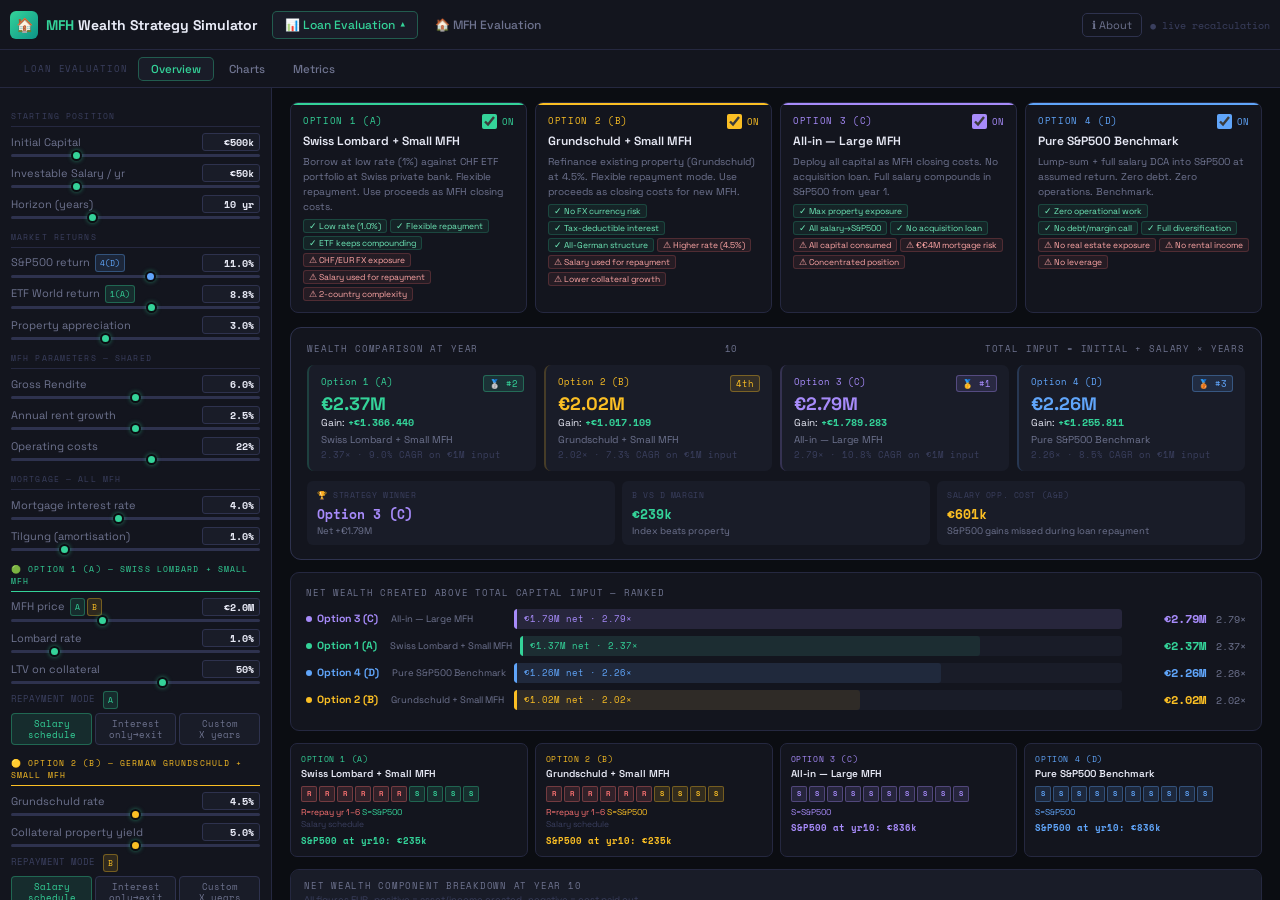
<file: index.html>
<!DOCTYPE html>
<html lang="en">
<head>
<meta charset="UTF-8">
<meta name="viewport" content="width=device-width,initial-scale=1.0,viewport-fit=cover">
<title>MFH Wealth Strategy Simulator</title>
<link href="https://fonts.googleapis.com/css2?family=Space+Grotesk:wght@300;400;500;600;700&family=Space+Mono:wght@400;700&display=swap" rel="stylesheet">
<style>
:root{
  --bg:#0b0d12;--p1:#13151e;--p2:#191c28;--p3:#1f2233;
  --b1:#252840;--b2:#2e324e;--b3:#3a3f5e;
  --tx:#e8eaf6;--mu:#6e738f;--di:#3a3f5e;
  --A:#34d399;--Ab:rgba(52,211,153,.12);--Abr:rgba(52,211,153,.35);
  --B:#fbbf24;--Bb:rgba(251,191,36,.12);--Bbr:rgba(251,191,36,.35);
  --C:#a78bfa;--Cb:rgba(167,139,250,.12);--Cbr:rgba(167,139,250,.35);
  --D:#60a5fa;--Db:rgba(96,165,250,.12);--Dbr:rgba(96,165,250,.35);
  --neg:#f87171;--negb:rgba(248,113,113,.1);
  --pos:#34d399;--warn:#fbbf24;
}
*{box-sizing:border-box;margin:0;padding:0}
html,body{height:100%;font-family:'Space Grotesk',sans-serif;background:var(--bg);color:var(--tx);font-size:13px}
.app-shell{display:flex;flex-direction:column;height:100vh;overflow:hidden}
/* TOPBAR */
.topbar{background:var(--p1);border-bottom:1px solid var(--b1);padding:0 16px;display:flex;align-items:center;gap:14px;height:50px;flex-shrink:0}
.tb-brand{display:flex;align-items:center;gap:8px;flex-shrink:0}
.tb-icon{width:28px;height:28px;background:linear-gradient(135deg,var(--A),#0d9488);border-radius:6px;display:flex;align-items:center;justify-content:center;font-size:14px}
.tb-title{font-size:14px;font-weight:700;white-space:nowrap}
.tb-title span{color:var(--A)}
.tabs{display:flex;gap:2px}
.tab{background:transparent;border:1px solid transparent;border-radius:5px;color:var(--mu);padding:5px 12px;font-family:'Space Grotesk',sans-serif;font-size:12px;font-weight:500;cursor:pointer;transition:all .15s;white-space:nowrap}
.tab:hover{color:var(--tx);border-color:var(--b2)}
.tab.active{background:var(--p2);color:var(--A);border-color:var(--Abr)}
.tb-right{margin-left:auto;display:flex;align-items:center;gap:8px}
.about-btn{background:transparent;border:1px solid var(--b2);border-radius:5px;color:var(--mu);padding:4px 9px;font-family:'Space Grotesk',sans-serif;font-size:11px;cursor:pointer;transition:all .15s;white-space:nowrap}
.about-btn:hover{border-color:var(--D);color:var(--D)}
.tb-live{font-size:9.5px;color:var(--di);font-family:'Space Mono',monospace;white-space:nowrap}
/* ABOUT DRAWER */
.about-drawer{display:none;background:var(--p2);border-bottom:1px solid var(--b2);padding:14px 22px;flex-shrink:0;max-height:300px;overflow-y:auto;position:relative}
.about-drawer.open{display:block}
.about-grid{display:grid;grid-template-columns:1.1fr 1fr 1fr;gap:18px}
.about-sec h3{font-size:10px;font-family:'Space Mono',monospace;letter-spacing:.1em;text-transform:uppercase;color:var(--mu);margin-bottom:7px}
.about-sec p,.about-sec li{font-size:11.5px;color:var(--mu);line-height:1.6;margin-bottom:4px}
.about-sec ul{margin-left:14px}
.about-sec li b,.about-sec p b{color:var(--tx)}
.about-close{position:absolute;top:12px;right:16px;background:transparent;border:none;color:var(--mu);cursor:pointer;font-size:18px;line-height:1}
/* LAYOUT */
.body-row{display:flex;flex:1;min-height:0}
.sidebar{width:272px;flex-shrink:0;background:var(--p1);border-right:1px solid var(--b1);overflow-y:auto;padding:10px 11px 60px}
.main-area{flex:1;overflow-y:auto;padding:14px 18px 40px;min-width:0}
.page{display:none}.page.active{display:block}
/* SIDEBAR INPUTS */
.grp-title{font-size:8px;font-family:'Space Mono',monospace;letter-spacing:.14em;text-transform:uppercase;color:var(--di);margin:12px 0 6px;padding-bottom:4px;border-bottom:1px solid var(--b1);display:flex;align-items:center;gap:6px}
.sl-row{margin-bottom:7px}
.sl-label{display:flex;justify-content:space-between;align-items:center;margin-bottom:3px;font-size:11px;color:var(--mu)}
.sl-val{font-family:'Space Mono',monospace;font-size:9.5px;color:var(--tx);font-weight:700;background:var(--p2);border:1px solid var(--b2);border-radius:3px;padding:1px 5px;min-width:58px;text-align:right;cursor:pointer;transition:border-color .15s}
.sl-val:hover{border-color:var(--A)}
.sl-edit-input{font-family:'Space Mono',monospace;font-size:10px;color:var(--A);font-weight:700;background:var(--p3);border:1px solid var(--A);border-radius:3px;padding:1px 5px;width:72px;text-align:right;outline:none}
input[type=range]{width:100%;height:3px;-webkit-appearance:none;background:var(--b2);border-radius:2px;outline:none;cursor:pointer;display:block;margin-top:2px}
input[type=range]::-webkit-slider-thumb{-webkit-appearance:none;width:11px;height:11px;border-radius:50%;background:var(--A);cursor:pointer;border:2px solid var(--bg);box-shadow:0 0 4px rgba(52,211,153,.5)}
.sB input[type=range]::-webkit-slider-thumb{background:var(--B)}
.sC input[type=range]::-webkit-slider-thumb{background:var(--C)}
.sD input[type=range]::-webkit-slider-thumb{background:var(--D)}
.sN input[type=range]::-webkit-slider-thumb{background:var(--mu)}
.sR input[type=range]::-webkit-slider-thumb{background:#f87171}
/* MODE TOGGLES */
.mode-toggle{display:flex;gap:3px;margin-bottom:6px}
.mode-btn{flex:1;background:var(--p2);border:1px solid var(--b2);border-radius:4px;color:var(--mu);padding:4px 2px;font-family:'Space Mono',monospace;font-size:8.5px;cursor:pointer;transition:all .15s;text-align:center;line-height:1.3}
.mode-btn:hover{border-color:var(--b3);color:var(--tx)}
.mode-btn.active{background:var(--Ab);border-color:var(--Abr);color:var(--A)}
.mode-btn.active-B{background:var(--Bb);border-color:var(--Bbr);color:var(--B)}
/* COLLAPSIBLE SECTION */
.coll-btn{width:100%;background:transparent;border:1px solid var(--b2);border-radius:5px;color:var(--mu);padding:5px 8px;font-family:'Space Grotesk',sans-serif;font-size:10.5px;cursor:pointer;text-align:left;transition:all .15s;margin-bottom:5px;display:flex;align-items:center;gap:5px}
.coll-btn:hover{border-color:var(--b3);color:var(--tx)}
.coll-btn.active{border-color:var(--Abr);color:var(--A)}
.coll-content{display:none;background:var(--p2);border-radius:6px;padding:8px;margin-bottom:6px;border:1px solid var(--b2)}
.coll-content.open{display:block}
/* CHECKBOX */
.cb-row{display:flex;align-items:center;gap:6px;margin-bottom:6px;font-size:11px;color:var(--mu);cursor:pointer}
.cb-row input[type=checkbox]{width:13px;height:13px;cursor:pointer;accent-color:var(--A)}
/* OPT TAGS */
.ot{display:inline-flex;align-items:center;font-size:8px;font-family:'Space Mono',monospace;padding:0 4px;border-radius:3px;line-height:16px;vertical-align:middle;margin-left:2px}
.otA{background:var(--Ab);color:var(--A);border:1px solid var(--Abr)}
.otB{background:var(--Bb);color:var(--B);border:1px solid var(--Bbr)}
.otC{background:var(--Cb);color:var(--C);border:1px solid var(--Cbr)}
.otD{background:var(--Db);color:var(--D);border:1px solid var(--Dbr)}
.reset-btn{width:100%;background:transparent;border:1px solid var(--b2);border-radius:5px;color:var(--mu);padding:6px;font-family:'Space Grotesk',sans-serif;font-size:11px;cursor:pointer;transition:all .15s;margin-top:10px}
.reset-btn:hover{border-color:var(--A);color:var(--A)}
/* STRATEGY LEGEND */
.strat-grid{display:grid;grid-template-columns:repeat(4,1fr);gap:8px;margin-bottom:14px}
.sc{border-radius:8px;padding:11px 12px;border:1px solid var(--b1);background:var(--p1);position:relative;overflow:hidden}
.sc::before{content:'';position:absolute;top:0;left:0;right:0;height:2px}
.scA::before{background:var(--A)}.scB::before{background:var(--B)}.scC::before{background:var(--C)}.scD::before{background:var(--D)}
.sc-num{font-size:8.5px;font-family:'Space Mono',monospace;letter-spacing:.08em;text-transform:uppercase;margin-bottom:3px}
.scA .sc-num{color:var(--A)}.scB .sc-num{color:var(--B)}.scC .sc-num{color:var(--C)}.scD .sc-num{color:var(--D)}
.sc-name{font-size:12px;font-weight:600;margin-bottom:4px;line-height:1.3}
.sc-desc{font-size:10px;color:var(--mu);line-height:1.5;margin-bottom:5px}
.sc-chips{display:flex;gap:3px;flex-wrap:wrap}
.chip-p{font-size:8.5px;padding:1px 5px;border-radius:3px;background:rgba(52,211,153,.08);color:#6ee7b7;border:1px solid rgba(52,211,153,.2)}
.chip-n{font-size:8.5px;padding:1px 5px;border-radius:3px;background:rgba(248,113,113,.08);color:#fca5a5;border:1px solid rgba(248,113,113,.2)}
/* SUMMARY WINDOW */
.sw{background:var(--p1);border:1px solid var(--b2);border-radius:11px;padding:14px 16px;margin-bottom:12px}
.sw-head{font-size:8.5px;font-family:'Space Mono',monospace;letter-spacing:.1em;text-transform:uppercase;color:var(--mu);margin-bottom:10px;display:flex;justify-content:space-between;align-items:center}
.sw-cards{display:grid;grid-template-columns:repeat(4,1fr);gap:8px;margin-bottom:10px}
.swc{background:var(--p2);border-radius:7px;padding:10px 12px}
.swc-rank{font-size:9px;font-family:'Space Mono',monospace;color:var(--mu);margin-bottom:3px;display:flex;justify-content:space-between}
.swc-tot{font-size:18px;font-weight:700;line-height:1;margin-bottom:2px}
.swc-gain{font-size:10px;margin-bottom:3px}
.swc-gain b{font-family:'Space Mono',monospace}
.swc-name{font-size:10px;color:var(--mu)}
.swc-cagr{font-size:9px;color:var(--di);font-family:'Space Mono',monospace;margin-top:2px}
.sw-ins{display:grid;grid-template-columns:1fr 1fr 1fr;gap:7px}
.si{background:var(--p2);border-radius:6px;padding:8px 10px}
.si-lbl{font-size:8px;font-family:'Space Mono',monospace;letter-spacing:.07em;text-transform:uppercase;color:var(--di);margin-bottom:3px}
.si-val{font-size:13px;font-weight:600;font-family:'Space Mono',monospace;margin-bottom:1px}
.si-desc{font-size:9.5px;color:var(--mu)}
/* CHART PANELS */
.cp{background:var(--p1);border:1px solid var(--b1);border-radius:9px;padding:13px 15px;margin-bottom:12px}
.cp.half{flex:1;min-width:0}
.cp-row{display:flex;gap:10px;margin-bottom:12px}
.cp-title{font-size:8.5px;font-family:'Space Mono',monospace;letter-spacing:.09em;text-transform:uppercase;color:var(--mu);margin-bottom:10px}
/* TABLES */
.tw{background:var(--p1);border:1px solid var(--b1);border-radius:9px;overflow:hidden;margin-bottom:12px}
.tt{padding:9px 13px;font-size:8.5px;font-family:'Space Mono',monospace;letter-spacing:.09em;text-transform:uppercase;color:var(--mu);background:var(--p2);border-bottom:1px solid var(--b1)}
.ts{font-size:9.5px;color:var(--di);font-family:'Space Grotesk',sans-serif;font-weight:400;text-transform:none;letter-spacing:0;margin-top:2px}
.dt{width:100%;border-collapse:collapse;font-size:11px}
.dt th{padding:6px 11px;text-align:right;font-size:8.5px;font-family:'Space Mono',monospace;letter-spacing:.04em;text-transform:uppercase;color:var(--di);border-bottom:1px solid var(--b1);background:var(--p2)}
.dt th:first-child{text-align:left}
.dt td{padding:5.5px 11px;border-bottom:1px solid var(--b1);text-align:right;font-family:'Space Mono',monospace;font-size:10.5px}
.dt td:first-child{text-align:left;font-family:'Space Grotesk',sans-serif;font-size:11px;color:var(--mu)}
.dt tr:last-child td{border-bottom:none;font-weight:700}
.dt tr.tr-total td{background:var(--p2);font-weight:700}
.dt tr.tr-sep td{background:var(--p2);font-size:8px;font-family:'Space Mono',monospace;letter-spacing:.09em;text-transform:uppercase;color:var(--di);padding:5px 11px}
.dt tr:hover td{background:var(--p3)}
.pv{color:var(--pos)}.nv{color:var(--neg)}.av{color:var(--warn)}
.cA{color:var(--A)}.cB{color:var(--B)}.cC{color:var(--C)}.cD{color:var(--D)}
/* BAR CHART ROWS */
.bc-row{display:flex;align-items:center;gap:8px;margin-bottom:7px}
.bc-lbl{font-size:10.5px;min-width:200px;display:flex;align-items:center;gap:5px;color:var(--mu)}
.bc-dot{width:6px;height:6px;border-radius:50%;flex-shrink:0}
.bc-track{flex:1;height:20px;background:var(--p2);border-radius:3px;overflow:hidden}
.bc-fill{height:100%;border-radius:3px;display:flex;align-items:center;padding:0 7px;transition:width .4s cubic-bezier(.4,0,.2,1);min-width:3px}
.bc-fill span{font-size:9px;font-family:'Space Mono',monospace;white-space:nowrap;overflow:hidden}
.bc-num{font-size:11.5px;font-weight:700;font-family:'Space Mono',monospace;min-width:76px;text-align:right}
.bc-x{font-size:9.5px;color:var(--mu);min-width:32px;text-align:right;font-family:'Space Mono',monospace}
/* SALARY FLOW */
.sf-grid{display:grid;grid-template-columns:repeat(4,1fr);gap:7px;margin-bottom:12px}
.sf-card{background:var(--p1);border:1px solid var(--b1);border-radius:7px;padding:9px 10px}
.sf-tag{font-size:8px;font-family:'Space Mono',monospace;letter-spacing:.08em;text-transform:uppercase;margin-bottom:2px}
.sf-name{font-size:10px;font-weight:600;margin-bottom:6px;line-height:1.3}
.sf-dots{display:flex;gap:2px;flex-wrap:wrap;margin-bottom:4px}
.sf-dot{width:16px;height:16px;border-radius:2px;display:flex;align-items:center;justify-content:center;font-size:7px;font-weight:700;flex-shrink:0}
.sf-res{font-size:9px;font-family:'Space Mono',monospace;font-weight:700;margin-top:3px}
/* NOTICES */
.notice{font-size:11px;line-height:1.7;padding:8px 12px;border-radius:0 6px 6px 0;margin-bottom:10px}
.n-info{border-left:2px solid var(--D);background:var(--Db);color:#93c5fd}
.n-good{border-left:2px solid var(--A);background:var(--Ab);color:#86efac}
.n-warn{border-left:2px solid var(--B);background:var(--Bb);color:#fde68a}
/* AMORT */
.amort-toggle{background:var(--p2);border:1px solid var(--b2);border-radius:5px;color:var(--mu);padding:4px 10px;font-family:'Space Grotesk',sans-serif;font-size:10.5px;cursor:pointer;transition:all .15s;margin-bottom:8px}
.amort-toggle:hover{border-color:var(--A);color:var(--A)}
.ag{display:grid;grid-template-columns:1fr 1fr;gap:9px}
.aw{background:var(--p1);border:1px solid var(--b1);border-radius:8px;overflow:hidden}
.ah{background:var(--p2);padding:7px 11px;font-size:10.5px;font-weight:600;border-bottom:1px solid var(--b1)}
.af{padding:6px 11px;background:var(--p2);border-top:1px solid var(--b1);font-size:9.5px;color:var(--mu);display:flex;gap:12px;flex-wrap:wrap}
.af span b{font-family:'Space Mono',monospace}
.amt{width:100%;border-collapse:collapse;font-size:9.5px}
.amt th{background:var(--p2);padding:3.5px 7px;text-align:right;font-size:7.5px;font-family:'Space Mono',monospace;letter-spacing:.04em;text-transform:uppercase;color:var(--di);border-bottom:1px solid var(--b1)}
.amt th:first-child{text-align:left}
.amt td{padding:3px 7px;border-bottom:1px solid var(--b1);text-align:right;font-family:'Space Mono',monospace}
.amt td:first-child{text-align:left;color:var(--mu);font-family:'Space Grotesk',sans-serif}
.amt tr.neg-r td{background:rgba(248,113,113,.03)}
.amt tr.pos-r td{background:rgba(52,211,153,.02)}
.amt tr:last-child td{border-bottom:none;font-weight:700}
/* METRICS */
.mh-grid{display:grid;grid-template-columns:1fr 1fr;gap:10px;margin-bottom:12px}
.mh-card{background:var(--p1);border:1px solid var(--b1);border-radius:9px;padding:13px 15px}
.mh-top{display:flex;align-items:center;justify-content:space-between;margin-bottom:9px}
.mh-badge{font-size:9.5px;font-family:'Space Mono',monospace;padding:2px 8px;border-radius:4px;font-weight:700}
.mh-price{font-size:10px;color:var(--mu);font-family:'Space Mono',monospace}
.kpi-grid{display:grid;grid-template-columns:repeat(3,1fr);gap:6px}
.kpi{background:var(--p2);border-radius:5px;padding:7px 9px;text-align:center}
.kpi-l{font-size:7.5px;font-family:'Space Mono',monospace;letter-spacing:.07em;text-transform:uppercase;color:var(--di);margin-bottom:2px}
.kpi-v{font-size:15px;font-weight:700;line-height:1}
.kpi-s{font-size:8.5px;color:var(--mu);margin-top:1px}
.kpi.good .kpi-v{color:var(--pos)}.kpi.warn .kpi-v{color:var(--warn)}.kpi.bad .kpi-v{color:var(--neg)}
.badge{display:inline-flex;align-items:center;font-size:9px;padding:1px 5px;border-radius:3px;font-family:'Space Mono',monospace;white-space:nowrap}
.badge.good{background:rgba(52,211,153,.1);color:#6ee7b7;border:1px solid rgba(52,211,153,.25)}
.badge.warn{background:rgba(251,191,36,.1);color:#fde68a;border:1px solid rgba(251,191,36,.25)}
.badge.bad{background:rgba(248,113,113,.1);color:#fca5a5;border:1px solid rgba(248,113,113,.25)}
.mft{width:100%;border-collapse:collapse;font-size:11px}
.mft th{padding:6px 11px;text-align:right;font-size:8.5px;font-family:'Space Mono',monospace;letter-spacing:.05em;text-transform:uppercase;color:var(--di);border-bottom:1px solid var(--b1);background:var(--p2)}
.mft th:first-child{text-align:left;width:33%}
.mft td{padding:6px 11px;border-bottom:1px solid var(--b1);text-align:right;font-family:'Space Mono',monospace;font-size:10.5px;vertical-align:top}
.mft td:first-child{text-align:left;font-family:'Space Grotesk',sans-serif;font-size:11px;vertical-align:top}
.mft tr:last-child td{border-bottom:none}
.mft tr:hover td{background:var(--p2)}
.mft tr.m-sec td{background:var(--p2);font-size:8px;font-family:'Space Mono',monospace;letter-spacing:.09em;text-transform:uppercase;color:var(--mu);padding:5px 11px}
.m-lbl{font-size:11px;color:var(--mu)}
.m-desc{font-size:9px;color:var(--di);margin-top:1px;line-height:1.35;font-family:'Space Grotesk',sans-serif}
/* MFH2 SECTION */
.mfh2-section{background:var(--p1);border:1px solid var(--b2);border-radius:10px;margin-bottom:12px;overflow:hidden}
.mfh2-header{padding:11px 14px;display:flex;align-items:center;justify-content:space-between;cursor:pointer}
.mfh2-header:hover{background:var(--p2)}
.mfh2-title{font-size:12px;font-weight:600;display:flex;align-items:center;gap:8px}
.mfh2-body{display:none;padding:12px 14px;border-top:1px solid var(--b1)}
.mfh2-body.open{display:block}
.mfh2-params{display:grid;grid-template-columns:1fr 1fr 1fr;gap:10px;margin-bottom:12px}
.mfh2-param{background:var(--p2);border-radius:7px;padding:10px 12px}
.mfh2-param label{font-size:9px;font-family:'Space Mono',monospace;letter-spacing:.07em;text-transform:uppercase;color:var(--di);display:block;margin-bottom:4px}
/* RESPONSIVE */
@media(max-width:1150px){.sw-cards{grid-template-columns:repeat(2,1fr)}.strat-grid{grid-template-columns:repeat(2,1fr)}.ag{grid-template-columns:1fr}}
@media(max-width:850px){.body-row{flex-direction:column}.sidebar{width:100%;border-right:none;border-bottom:1px solid var(--b1)}.sf-grid{grid-template-columns:repeat(2,1fr)}.mh-grid{grid-template-columns:1fr}.cp-row{flex-direction:column}.sw-ins{grid-template-columns:1fr 1fr}.about-grid{grid-template-columns:1fr 1fr}.mfh2-params{grid-template-columns:1fr 1fr}}

/* ── Draggable chart blocks ── */
.charts-toolbar{display:flex;align-items:center;justify-content:space-between;margin-bottom:10px;padding:0 2px}
.cb-reset-btn{background:transparent;border:1px solid var(--b2);border-radius:5px;color:var(--mu);padding:3px 9px;font-family:'Space Grotesk',sans-serif;font-size:10px;cursor:pointer;transition:all .15s}
.cb-reset-btn:hover{border-color:var(--A);color:var(--A)}
.chart-block{margin-bottom:10px;border-radius:10px;border:1px solid transparent;transition:border-color .15s,opacity .15s,transform .1s;user-select:none}
.chart-block.cb-drag-active{opacity:.38;transform:scale(.99)}
.chart-block.cb-over-top{border-top:2.5px solid var(--A)!important;border-radius:10px}
.chart-block.cb-over-bottom{border-bottom:2.5px solid var(--A)!important;border-radius:10px}
.cb-hdr{background:var(--p2);border:1px solid var(--b1);border-bottom:none;border-radius:10px 10px 0 0;padding:8px 14px;font-size:8.5px;font-family:'Space Mono',monospace;letter-spacing:.07em;text-transform:uppercase;color:var(--mu);display:flex;align-items:center;gap:8px;cursor:grab;transition:background .15s,color .15s}
.cb-hdr:hover{background:var(--p3);color:var(--tx)}
.cb-hdr:active{cursor:grabbing}
.cb-grip{font-size:18px;line-height:1;color:var(--di);flex-shrink:0;letter-spacing:-1px}
.cb-hdr:hover .cb-grip{color:var(--A)}
.cb-body{border-top-left-radius:0!important;border-top-right-radius:0!important;margin-bottom:0!important}
.cp-row.cb-body{border-top-left-radius:0;border-top-right-radius:0}
.cp-row.cb-body .cb-inner{border-top-left-radius:0!important;border-top-right-radius:0!important;margin-bottom:0!important}
.cb-sub{font-size:9px;font-family:'Space Mono',monospace;color:var(--mu);margin-bottom:8px;letter-spacing:.04em;text-transform:uppercase}


/* ─── Quick Eval Tab ─── */
.ev-grid{display:grid;grid-template-columns:1fr 1fr 1fr;gap:10px;margin-bottom:14px}
.ev-card{background:var(--p1);border:1px solid var(--b1);border-radius:9px;padding:14px 16px}
.ev-card-title{font-size:8.5px;font-family:'Space Mono',monospace;letter-spacing:.1em;text-transform:uppercase;color:var(--mu);margin-bottom:10px;padding-bottom:6px;border-bottom:1px solid var(--b1)}
.ev-field{margin-bottom:8px}
.ev-label{font-size:10.5px;color:var(--mu);margin-bottom:4px;display:flex;justify-content:space-between;align-items:center}
.ev-input{width:100%;background:var(--p2);border:1px solid var(--b2);border-radius:5px;color:var(--tx);font-family:'Space Mono',monospace;font-size:11px;padding:5px 9px;outline:none;transition:border-color .15s}
.ev-input:focus{border-color:var(--A)}
.ev-input-row{display:flex;gap:6px}
.ev-input-row .ev-input{flex:1}
.ev-prefix{font-size:10px;color:var(--mu);font-family:'Space Mono',monospace;background:var(--p3);border:1px solid var(--b2);border-right:none;border-radius:5px 0 0 5px;padding:5px 7px;display:flex;align-items:center;flex-shrink:0}
.ev-input.ev-suf{border-radius:0 5px 5px 0}
.ev-toggle{display:flex;gap:2px;margin-bottom:4px}
.ev-toggle-btn{flex:1;background:var(--p2);border:1px solid var(--b2);border-radius:4px;color:var(--mu);padding:3px 6px;font-family:'Space Mono',monospace;font-size:8px;cursor:pointer;text-align:center;transition:all .15s}
.ev-toggle-btn.active{background:var(--Ab);border-color:var(--Abr);color:var(--A)}
.ev-addr{width:100%;background:var(--p2);border:1px solid var(--b2);border-radius:6px;color:var(--tx);font-family:'Space Grotesk',sans-serif;font-size:13px;padding:8px 12px;outline:none;margin-bottom:12px}
.ev-addr:focus{border-color:var(--A)}
.ev-addr::placeholder{color:var(--di)}
/* KPI strip */
.ev-kpis{display:grid;grid-template-columns:repeat(6,1fr);gap:8px;margin-bottom:14px}
.ev-kpi{background:var(--p1);border:1px solid var(--b1);border-radius:8px;padding:10px 12px;text-align:center}
.ev-kpi-l{font-size:8px;font-family:'Space Mono',monospace;letter-spacing:.07em;text-transform:uppercase;color:var(--di);margin-bottom:4px}
.ev-kpi-v{font-size:16px;font-weight:700;line-height:1;font-family:'Space Mono',monospace}
.ev-kpi-s{font-size:9px;color:var(--mu);margin-top:2px}
/* Monthly cashflow hero */
.ev-cf-hero{border-radius:10px;padding:16px 22px;margin-bottom:14px;display:flex;align-items:center;gap:24px;border:1px solid}
.ev-cf-label{font-size:11px;font-family:'Space Mono',monospace;letter-spacing:.08em;text-transform:uppercase;color:var(--mu)}
.ev-cf-value{font-size:32px;font-weight:700;font-family:'Space Mono',monospace;letter-spacing:-0.5px}
.ev-cf-sub{font-size:10px;color:var(--mu);margin-top:2px}
.ev-cf-after{font-size:18px;font-weight:600;font-family:'Space Mono',monospace}
/* Table */
.ev-table-wrap{background:var(--p1);border:1px solid var(--b1);border-radius:10px;overflow:hidden;margin-bottom:14px}
.ev-table-head{padding:10px 14px;background:var(--p2);border-bottom:1px solid var(--b1);font-size:9px;font-family:'Space Mono',monospace;letter-spacing:.08em;text-transform:uppercase;color:var(--mu)}
.ev-table-sub{font-size:9px;color:var(--di);font-family:'Space Grotesk',sans-serif;font-weight:400;text-transform:none;letter-spacing:0;margin-top:2px}
.evt{width:100%;border-collapse:collapse;font-size:10.5px}
.evt th{padding:5.5px 10px;text-align:right;font-size:8px;font-family:'Space Mono',monospace;letter-spacing:.04em;text-transform:uppercase;color:var(--di);border-bottom:1px solid var(--b1);background:var(--p2);white-space:nowrap}
.evt th:first-child{text-align:center}
.evt td{padding:5px 10px;border-bottom:1px solid var(--b1);text-align:right;font-family:'Space Mono',monospace;font-size:10px;white-space:nowrap}
.evt td:first-child{text-align:center;font-weight:700;color:var(--mu)}
.evt tr:last-child td{border-bottom:none;font-weight:700;background:var(--p2)}
.evt tr:hover td{background:var(--p3)}
.ev-pos{color:var(--pos)}.ev-neg{color:var(--neg)}.ev-warn{color:var(--warn)}
@media(max-width:1100px){.ev-grid{grid-template-columns:1fr 1fr}.ev-kpis{grid-template-columns:repeat(3,1fr)}}
@media(max-width:700px){.ev-grid{grid-template-columns:1fr}.ev-kpis{grid-template-columns:repeat(2,1fr)}.ev-cf-hero{flex-direction:column;gap:8px}}


/* ══════════════════════════════════════════════════════════════════
   MOBILE RESPONSIVE — phone ≤767px  |  tablet 768–1023px
   ══════════════════════════════════════════════════════════════════ */

/* Hamburger button — only shown on phone */
.mobile-menu-btn{
  display:none;
  background:var(--p2);border:1px solid var(--b2);border-radius:5px;
  color:var(--tx);padding:6px 12px;font-family:'Space Grotesk',sans-serif;
  font-size:12px;font-weight:500;cursor:pointer;transition:all .15s;
  white-space:nowrap;flex-shrink:0;touch-action:manipulation;
}
.mobile-menu-btn:hover{border-color:var(--A);color:var(--A)}

/* ── Tablet (768–1023px) ── */
@media(max-width:1023px){
  .sw-cards{grid-template-columns:repeat(2,1fr)}
  .strat-grid{grid-template-columns:repeat(2,1fr)}
  .ag{grid-template-columns:1fr}
  .mh-grid{grid-template-columns:1fr}
  .ev-grid{grid-template-columns:1fr 1fr !important}
  .cp-row{flex-direction:column}
}

/* ── Phone (≤767px) ── */
@media(max-width:767px){

  /* Critical: allow full-page scroll, remove fixed-height clipping */
  html,body{ overflow-x:hidden; }
  .app-shell{
    height:auto !important;
    min-height:100svh;
    overflow-x:hidden;
    overflow-y:auto;
    -webkit-overflow-scrolling:touch;
  }

  /* Topbar */
  .topbar{
    position:sticky;top:0;z-index:200;
    height:auto;min-height:50px;
    padding:6px 10px;flex-wrap:wrap;gap:5px;
  }
  .mobile-menu-btn{display:flex;align-items:center;gap:5px}
  .tb-live{display:none}
  .tb-title{font-size:12px}

  /* Tabs: horizontal scroll, no wrap */
  .tabs{
    order:10;width:100%;
    overflow-x:auto;-webkit-overflow-scrolling:touch;
    display:flex;gap:2px;scrollbar-width:none;
  }
  .tabs::-webkit-scrollbar{display:none}
  .tab{flex-shrink:0;padding:7px 10px;font-size:11px;
       min-height:36px;touch-action:manipulation}

  /* Body: stack vertically */
  .body-row{flex-direction:column !important;overflow:visible !important;
            min-height:0;height:auto}

  /* Sidebar: collapsed drawer */
  .sidebar{
    width:100% !important;max-height:0;overflow:hidden;
    padding:0 !important;border-right:none;border-bottom:none;
    transition:max-height .3s ease;
  }
  .sidebar.mob-open{
    max-height:3000px;
    padding:10px 11px 30px !important;
    border-bottom:1px solid var(--b1);
    overflow-y:auto;-webkit-overflow-scrolling:touch;
  }

  /* Main content */
  .main-area{
    flex:none !important;width:100%;
    padding:10px 10px 60px !important;
    overflow:visible !important;
  }

  /* Grids */
  .strat-grid{grid-template-columns:1fr}
  .sw-cards{grid-template-columns:1fr 1fr}
  .sw-ins{grid-template-columns:1fr}
  .sf-grid{grid-template-columns:1fr 1fr}
  .mh-grid{grid-template-columns:1fr}
  .cp-row{flex-direction:column}
  .ag{grid-template-columns:1fr}
  .about-grid{grid-template-columns:1fr}
  .mfh2-params{grid-template-columns:1fr}
  .kpi-grid{grid-template-columns:repeat(2,1fr)}
  .ev-grid{grid-template-columns:1fr !important}
  .ev-cf-hero{flex-direction:column;gap:10px}

  /* Eval KPI: 2 columns */
  #ev-kpis > div:not(:first-child){
    grid-template-columns:repeat(2,1fr) !important}

  /* Charts */
  .cp.half{min-width:100%}
  .cp-row.cb-body{flex-direction:column}

  /* Tables */
  .tw,[class*="table-wrap"]{overflow-x:auto;-webkit-overflow-scrolling:touch}

  /* Bigger touch targets on sliders */
  input[type=range]{height:6px;margin-top:5px}
  input[type=range]::-webkit-slider-thumb{width:22px;height:22px;border-width:3px}

  /* Prevent iOS auto-zoom (needs ≥16px) */
  input[type=number],input[type=text],.ev-input,.ev-addr,.sl-edit-input{
    font-size:16px !important}

  /* Tap target sizes */
  .mode-btn,.about-btn,.reset-btn,.coll-btn,.amort-toggle,.ev-toggle-btn{
    min-height:38px;touch-action:manipulation}

  /* Charts toolbar */
  .charts-toolbar{flex-direction:column;align-items:flex-start;gap:6px}
  .charts-toolbar>span{display:none}
  .cb-hdr{cursor:default}
}

/* iPhone safe areas */
@supports(padding:max(0px)){
  .topbar{
    padding-left:max(10px,env(safe-area-inset-left));
    padding-right:max(10px,env(safe-area-inset-right));
  }
  .main-area{padding-bottom:max(60px,env(safe-area-inset-bottom)) !important}
}


/* ── Two-level navigation ── */
.nav-section{display:flex;align-items:center;gap:2px;position:relative}
.nav-section-btn{
  background:transparent;border:1px solid transparent;border-radius:5px;
  color:var(--mu);padding:5px 12px;
  font-family:'Space Grotesk',sans-serif;font-size:12px;font-weight:500;
  cursor:pointer;transition:all .15s;white-space:nowrap;
  display:flex;align-items:center;gap:5px;
}
.nav-section-btn:hover{color:var(--tx);border-color:var(--b2)}
.nav-section-btn.active{
  background:var(--p2);color:var(--A);border-color:var(--Abr);
}
.nav-section-btn.active-eval{
  background:var(--p2);color:var(--B);
  border-color:rgba(251,191,36,.35);
}
.nav-section-btn .nav-arrow{
  font-size:9px;transition:transform .2s;display:inline-block;
}
.nav-section-btn.active .nav-arrow{transform:rotate(180deg)}

/* Sub-tab bar — slides in below topbar */
.subtab-bar{
  background:var(--p1);border-bottom:1px solid var(--b1);
  padding:0 16px;display:none;align-items:center;gap:2px;
  height:38px;flex-shrink:0;
}
.subtab-bar.visible{display:flex}
.subtab{
  background:transparent;border:1px solid transparent;border-radius:5px;
  color:var(--mu);padding:4px 12px;
  font-family:'Space Grotesk',sans-serif;font-size:11.5px;font-weight:500;
  cursor:pointer;transition:all .15s;white-space:nowrap;
}
.subtab:hover{color:var(--tx);border-color:var(--b2)}
.subtab.active{background:var(--p2);color:var(--A);border-color:var(--Abr)}
.subtab-label{
  font-size:9px;font-family:'Space Mono',monospace;letter-spacing:.1em;
  text-transform:uppercase;color:var(--di);padding:0 8px;
}

/* Mobile: stack sub-tabs */
@media(max-width:767px){
  .subtab-bar{
    height:auto;padding:6px 10px;flex-wrap:wrap;gap:4px;
    overflow-x:auto;-webkit-overflow-scrolling:touch;
  }
  .subtab{flex-shrink:0;min-height:34px;touch-action:manipulation}
}


/* ── Eval mode: hide sidebar (not relevant for MFH Evaluation) ── */
.eval-mode .sidebar{
  display:none;
}
.eval-mode .body-row{
  /* Main area expands to full width when sidebar is hidden */
}
.eval-mode .main-area{
  max-width:1200px;
  margin:0 auto;
}
/* Smooth transition */
.sidebar{
  transition:opacity .2s ease;
}

</style>
</head>
<body>
<div class="app-shell">
<!-- TOPBAR -->
<div class="topbar">
  <div class="tb-brand"><div class="tb-icon">🏠</div><div class="tb-title"><span>MFH</span> Wealth Strategy Simulator</div></div>
  <nav class="tabs" style="gap:4px">
    <!-- Section 1: Loan Evaluation (Overview / Charts / Metrics) -->
    <div class="nav-section">
      <button class="nav-section-btn active" id="section-loan"
              onclick="switchSection('loan')">
        📊 Loan Evaluation <span class="nav-arrow">▾</span>
      </button>
    </div>
    <!-- Section 2: MFH Evaluation -->
    <button class="nav-section-btn" id="section-eval"
            onclick="switchSection('eval')">
      🏠 MFH Evaluation
    </button>
  </nav>
  <button class="mobile-menu-btn" id="mobile-menu-btn" onclick="toggleMobileSidebar()">☰ Inputs</button>
  <div class="tb-right">
    <button class="about-btn" onclick="toggleAbout()">ℹ About</button>
    <div class="tb-live">● live recalculation</div>
  </div>
</div>
<!-- SUB-TAB BAR (Loan Evaluation sub-sections) -->
<div class="subtab-bar visible" id="subtab-bar">
  <span class="subtab-label">Loan Evaluation</span>
  <button class="subtab active" id="subtab-overview" onclick="switchTab('overview')">Overview</button>
  <button class="subtab" id="subtab-charts"   onclick="switchTab('charts')">Charts</button>
  <button class="subtab" id="subtab-metrics"  onclick="switchTab('metrics')">Metrics</button>
</div>
<!-- ABOUT DRAWER -->
<div class="about-drawer" id="about-drawer">
  <button class="about-close" onclick="toggleAbout()">✕</button>
  <div class="about-grid">
    <div class="about-sec">
      <h3>What this tool models</h3>
      <p>Compares <b>4 wealth-building strategies</b> using configurable initial capital + annual salary over up to 25 years. All results recalculate live with every slider or input change.</p>
      <p>New features: flexible loan repayment modes (salary / interest-only / custom years), private initial capital loan, MFH cost breakdown charts, LTV trajectory, second MFH purchase modelling, and direct value input on all fields.</p>
      <p>All MFH uses correct German Annuitätendarlehen math with AfA depreciation shield and 42% marginal tax rate. <b>Not financial advice.</b></p>
    </div>
    <div class="about-sec">
      <h3>4 strategies compared</h3>
      <ul>
        <li><b style="color:var(--A)">Option 1 (A) — Swiss Lombard + Small MFH:</b> Borrow at low rate against ETF collateral at Swiss bank. Flexible repayment: pay down from salary, keep as cheap debt (interest-only), or custom schedule.</li>
        <li><b style="color:var(--B)">Option 2 (B) — Grundschuld + Small MFH:</b> Refinance existing property (Grundschuld). Fixed period or interest-only, repay at exit.</li>
        <li><b style="color:var(--C)">Option 3 (C) — All-in Large MFH:</b> All capital as MFH closing costs. No acquisition loan. Salary fully compounds in S&P500.</li>
        <li><b style="color:var(--D)">Option 4 (D) — Pure S&P500:</b> Lump sum + DCA salary into index. Zero debt, zero operations. Benchmark.</li>
      </ul>
    </div>
    <div class="about-sec">
      <h3>Key inputs & assumptions</h3>
      <ul>
        <li><b>Click any value badge</b> to type directly</li>
        <li>MFH closing costs (Nebenkosten) ≈ 10% of purchase price</li>
        <li>AfA: 2% × 70% of purchase price per year</li>
        <li>CGT on exit: 0% after 10yr Spekulationsfrist (personal)</li>
        <li>Interest-only Lombard: all salary → S&P500 from yr 1; principal repaid from ETF at exit</li>
        <li>Private loan: optional cost of initial capital (hidden from bank)</li>
        <li>Second MFH: uses MFH1 equity after X years as down payment</li>
      </ul>
    </div>
  </div>
</div>
<div class="body-row">
<!-- SIDEBAR -->
<aside class="sidebar">

  <!-- ═══ COMMON PARAMETERS ═══ -->
  <div class="grp-title">Starting Position</div>
  <div class="sl-row"><div class="sl-label"><span>Initial Capital</span><span class="sl-val" id="v_ic" onclick="startEdit(this,'ic','eur')">€500k</span></div>
  <input type="range" id="ic" min="0" max="2000000" step="10000" value="500000" oninput="slR(this,'ic','v_ic','eur')"></div>
  <div class="sl-row"><div class="sl-label"><span>Investable Salary / yr</span><span class="sl-val" id="v_sal" onclick="startEdit(this,'sal','eur')">€50k</span></div>
  <input type="range" id="sal" min="0" max="200000" step="1000" value="50000" oninput="slR(this,'sal','v_sal','eur')"></div>
  <div class="sl-row"><div class="sl-label"><span>Horizon (years)</span><span class="sl-val" id="v_yrs" onclick="startEdit(this,'yrs','int')">10 yr</span></div>
  <input type="range" id="yrs" min="3" max="25" step="1" value="10" oninput="slR(this,'yrs','v_yrs','yr')"></div>

  <div class="grp-title">Market Returns</div>
  <div class="sl-row sD"><div class="sl-label"><span>S&amp;P500 return <span class="ot otD">4(D)</span></span><span class="sl-val" id="v_sp" onclick="startEdit(this,'sp','pct')">11.0%</span></div>
  <input type="range" id="sp" min="2" max="18" step="0.5" value="11" oninput="slR(this,'sp','v_sp','pct')"></div>
  <div class="sl-row"><div class="sl-label"><span>ETF World return <span class="ot otA">1(A)</span></span><span class="sl-val" id="v_etf" onclick="startEdit(this,'etf','pct')">8.8%</span></div>
  <input type="range" id="etf" min="2" max="14" step="0.1" value="8.8" oninput="slR(this,'etf','v_etf','pct')"></div>
  <div class="sl-row"><div class="sl-label"><span>Property appreciation</span><span class="sl-val" id="v_pa" onclick="startEdit(this,'pa','pct')">3.0%</span></div>
  <input type="range" id="pa" min="0" max="8" step="0.25" value="3" oninput="slR(this,'pa','v_pa','pct')"></div>

  <div class="grp-title">MFH Parameters — shared</div>
  <div class="sl-row"><div class="sl-label"><span>Gross Rendite</span><span class="sl-val" id="v_rend" onclick="startEdit(this,'rend','pct')">6.0%</span></div>
  <input type="range" id="rend" min="3" max="9" step="0.25" value="6" oninput="slR(this,'rend','v_rend','pct')"></div>
  <div class="sl-row"><div class="sl-label"><span>Annual rent growth</span><span class="sl-val" id="v_rg" onclick="startEdit(this,'rg','pct')">2.5%</span></div>
  <input type="range" id="rg" min="0" max="5" step="0.25" value="2.5" oninput="slR(this,'rg','v_rg','pct')"></div>
  <div class="sl-row"><div class="sl-label"><span>Operating costs</span><span class="sl-val" id="v_oc" onclick="startEdit(this,'oc','pct')">22%</span></div>
  <input type="range" id="oc" min="5" max="35" step="1" value="22" oninput="slR(this,'oc','v_oc','pct')"></div>
  <div class="grp-title">Mortgage — all MFH</div>
  <div class="sl-row"><div class="sl-label"><span>Mortgage interest rate</span><span class="sl-val" id="v_mr" onclick="startEdit(this,'mr','pct')">4.0%</span></div>
  <input type="range" id="mr" min="1" max="8" step="0.25" value="4" oninput="slR(this,'mr','v_mr','pct')"></div>
  <div class="sl-row"><div class="sl-label"><span>Tilgung (amortisation)</span><span class="sl-val" id="v_til" onclick="startEdit(this,'til','pct')">1.0%</span></div>
  <input type="range" id="til" min="0.5" max="3" step="0.25" value="1" oninput="slR(this,'til','v_til','pct')"></div>

  <!-- ═══ OPTION 1 (A) ═══ -->
  <div id="sb-opt-A">
  <div class="grp-title" style="color:var(--A);border-color:var(--A)33">🟢 Option 1 (A) — Swiss Lombard + Small MFH</div>
  <div class="sl-row"><div class="sl-label"><span>MFH price <span class="ot otA">A</span><span class="ot otB">B</span></span><span class="sl-val" id="v_mab" onclick="startEdit(this,'mab','eur')">€2.0M</span></div>
  <input type="range" id="mab" min="300000" max="5000000" step="50000" value="2000000" oninput="slR(this,'mab','v_mab','eur')"></div>
  <div class="sl-row"><div class="sl-label"><span>Lombard rate</span><span class="sl-val" id="v_lr" onclick="startEdit(this,'lr','pct')">1.0%</span></div>
  <input type="range" id="lr" min="0.25" max="5" step="0.25" value="1" oninput="slR(this,'lr','v_lr','pct')"></div>
  <div class="sl-row"><div class="sl-label"><span>LTV on collateral</span><span class="sl-val" id="v_ltv" onclick="startEdit(this,'ltv','pct')">50%</span></div>
  <input type="range" id="ltv" min="10" max="75" step="5" value="50" oninput="slR(this,'ltv','v_ltv','pct')"></div>
  <div style="font-size:8.5px;color:var(--di);margin-bottom:4px;font-family:Space Mono,monospace">REPAYMENT MODE <span class="ot otA">A</span></div>
  <div class="mode-toggle" id="lmodes">
    <button class="mode-btn active" onclick="setMode('lm',0)">Salary<br>schedule</button>
    <button class="mode-btn" onclick="setMode('lm',1)">Interest<br>only→exit</button>
    <button class="mode-btn" onclick="setMode('lm',2)">Custom<br>X years</button>
  </div>
  <div id="lm-years-row" class="sl-row" style="display:none">
    <div class="sl-label"><span>Repay over (years)</span><span class="sl-val" id="v_lmy" onclick="startEdit(this,'lmy','int')">5 yr</span></div>
    <input type="range" id="lmy" min="1" max="25" step="1" value="5" oninput="slR(this,'lmy','v_lmy','yr')">
  </div>

  <!-- ═══ OPTION 2 (B) ═══ -->
  </div><!-- /sb-opt-A -->
  <div id="sb-opt-B">
  <div class="grp-title" style="color:var(--B);border-color:var(--B)33">🟡 Option 2 (B) — German Grundschuld + Small MFH</div>
  <div class="sl-row sB"><div class="sl-label"><span>Grundschuld rate</span><span class="sl-val" id="v_gr" onclick="startEdit(this,'gr','pct')">4.5%</span></div>
  <input type="range" id="gr" min="2" max="7" step="0.25" value="4.5" oninput="slR(this,'gr','v_gr','pct')"></div>
  <div class="sl-row sB"><div class="sl-label"><span>Collateral property yield</span><span class="sl-val" id="v_cy" onclick="startEdit(this,'cy','pct')">5.0%</span></div>
  <input type="range" id="cy" min="2" max="8" step="0.25" value="5" oninput="slR(this,'cy','v_cy','pct')"></div>
  <div style="font-size:8.5px;color:var(--di);margin-bottom:4px;font-family:Space Mono,monospace">REPAYMENT MODE <span class="ot otB">B</span></div>
  <div class="mode-toggle" id="gmodes">
    <button class="mode-btn active" onclick="setMode('gm',0)">Salary<br>schedule</button>
    <button class="mode-btn" onclick="setMode('gm',1)">Interest<br>only→exit</button>
    <button class="mode-btn" onclick="setMode('gm',2)">Custom<br>X years</button>
  </div>
  <div id="gm-years-row" class="sl-row" style="display:none">
    <div class="sl-label"><span>Fix for (years)</span><span class="sl-val" id="v_gmy" onclick="startEdit(this,'gmy','int')">5 yr</span></div>
    <input type="range" id="gmy" min="1" max="25" step="1" value="5" oninput="slR(this,'gmy','v_gmy','yr')">
  </div>

  <!-- ═══ OPTION 3 (C) ═══ -->
  </div><!-- /sb-opt-B -->
  <div id="sb-opt-C">
  <div class="grp-title" style="color:var(--C);border-color:var(--C)33">🟣 Option 3 (C) — All-in Large MFH</div>
  <div class="sl-row sC"><div class="sl-label"><span>MFH price (all-in)</span><span class="sl-val" id="v_mc" onclick="startEdit(this,'mc','eur')">€4.0M</span></div>
  <input type="range" id="mc" min="600000" max="10000000" step="100000" value="4000000" oninput="slR(this,'mc','v_mc','eur')"></div>

  <!-- ═══ OPTION 4 (D) ═══ -->
  </div><!-- /sb-opt-C -->
  <div id="sb-opt-D">
  <div class="grp-title" style="color:var(--D);border-color:var(--D)33">🔵 Option 4 (D) — Pure S&amp;P500 Benchmark</div>
  <label class="cb-row"><input type="checkbox" id="d_lomb_en" onchange="toggleDLomb();calc()"> Enable Lombard on S&amp;P500 portfolio</label>
  <div id="d-lomb-fields" style="opacity:.35;pointer-events:none">
    <div class="notice n-info" style="margin-bottom:6px;padding:6px 10px;font-size:10.5px">Borrow at Lombard rate (same as Opt.1) against S&amp;P500. Extra capital also earns S&amp;P500. Choose repayment mode below — interest-only keeps all salary compounding in S&amp;P500.</div>
    <div class="sl-row sD"><div class="sl-label"><span>LTV on S&amp;P500 <span class="ot otD">D</span></span><span class="sl-val" id="v_d_ltv" onclick="startEdit(this,'d_ltv','pct')">50%</span></div>
    <input type="range" id="d_ltv" min="10" max="75" step="5" value="50" oninput="slR(this,'d_ltv','v_d_ltv','pct')"></div>
    <div style="font-size:8.5px;color:var(--di);margin:6px 0 4px;font-family:Space Mono,monospace">REPAYMENT MODE <span class="ot otD">D</span></div>
    <div class="mode-toggle" id="dmodes">
      <button class="mode-btn active" onclick="setMode('dm',0)">Salary<br>schedule</button>
      <button class="mode-btn" onclick="setMode('dm',1)">Interest<br>only→exit</button>
      <button class="mode-btn" onclick="setMode('dm',2)">Custom<br>X years</button>
    </div>
    <div id="dm-years-row" class="sl-row" style="display:none">
      <div class="sl-label"><span>Repay over (years)</span><span class="sl-val" id="v_d_lmy" onclick="startEdit(this,'d_lmy','int')">5 yr</span></div>
      <input type="range" id="d_lmy" min="1" max="25" step="1" value="5" oninput="slR(this,'d_lmy','v_d_lmy','yr')">
    </div>
    <div style="font-size:9px;color:var(--D);font-family:Space Mono,monospace;margin-top:4px;opacity:.8">Uses same Lombard rate as Option 1(A) · Salary freed after repayment → S&P500</div>
  </div>
</div><!-- /sb-opt-D -->
  <!-- ═══ PRIVATE LOAN ═══ -->
  <button class="coll-btn" id="pl-btn" onclick="toggleColl('pl-body','pl-btn')">+ Private Initial Capital Loan</button>
  <div class="coll-content" id="pl-body">
    <label class="cb-row"><input type="checkbox" id="pl_en" onchange="calc()"> Enable private loan (hidden from bank)</label>
    <div id="pl-fields" style="opacity:.4;pointer-events:none">
      <div class="sl-row"><div class="sl-label"><span>Loan amount</span><span class="sl-val" id="v_pla" onclick="startEdit(this,'pla','eur')">€200k</span></div>
      <input type="range" id="pla" min="0" max="1000000" step="10000" value="200000" oninput="slR(this,'pla','v_pla','eur')"></div>
      <div class="sl-row sN"><div class="sl-label"><span>Annual interest rate</span><span class="sl-val" id="v_plr" onclick="startEdit(this,'plr','pct')">5.0%</span></div>
      <input type="range" id="plr" min="1" max="15" step="0.25" value="5" oninput="slR(this,'plr','v_plr','pct')"></div>
      <label class="cb-row"><input type="checkbox" id="pl_fcf_en" onchange="calc()"> Repay from MFH free cash flow</label>
      <div class="sl-row sN"><div class="sl-label"><span>% of MFH FCF for repayment</span><span class="sl-val" id="v_plf" onclick="startEdit(this,'plf','pct')">50%</span></div>
      <input type="range" id="plf" min="0" max="100" step="5" value="50" oninput="slR(this,'plf','v_plf','pct')"></div>
    </div>
  </div>

  <!-- ═══ METRICS ═══ -->
  <div class="grp-title">Metrics Parameters</div>
  <div class="sl-row sN"><div class="sl-label"><span>NPV discount rate</span><span class="sl-val" id="v_dr" onclick="startEdit(this,'dr','pct')">5.0%</span></div>
  <input type="range" id="dr" min="1" max="15" step="0.25" value="5" oninput="slR(this,'dr','v_dr','pct')"></div>
  <div class="sl-row sN"><div class="sl-label"><span>Inflation (real adjust)</span><span class="sl-val" id="v_inf" onclick="startEdit(this,'inf','pct')">3.0%</span></div>
  <input type="range" id="inf" min="1" max="6" step="0.25" value="3" oninput="slR(this,'inf','v_inf','pct')"></div>
  <div class="sl-row sN"><div class="sl-label"><span>Risk-free rate (Bund)</span><span class="sl-val" id="v_rf" onclick="startEdit(this,'rf','pct')">2.5%</span></div>
  <input type="range" id="rf" min="0.5" max="6" step="0.25" value="2.5" oninput="slR(this,'rf','v_rf','pct')"></div>

  <!-- ═══ 2ND MFH ═══ -->
  <button class="coll-btn" id="m2-btn" onclick="toggleColl('m2-body','m2-btn')">+ Second MFH purchase (advanced)</button>
  <div class="coll-content" id="m2-body">
    <div class="sl-row"><div class="sl-label"><span>Buy at year</span><span class="sl-val" id="v_m2y" onclick="startEdit(this,'m2y','int')">5 yr</span></div>
    <input type="range" id="m2y" min="1" max="20" step="1" value="5" oninput="slR(this,'m2y','v_m2y','yr')"></div>
    <div class="sl-row"><div class="sl-label"><span>MFH2 purchase price</span><span class="sl-val" id="v_m2p" onclick="startEdit(this,'m2p','eur')">€2.0M</span></div>
    <input type="range" id="m2p" min="300000" max="8000000" step="100000" value="2000000" oninput="slR(this,'m2p','v_m2p','eur')"></div>
    <div class="sl-row"><div class="sl-label"><span>Equity drawn from MFH1</span><span class="sl-val" id="v_m2e" onclick="startEdit(this,'m2e','pct')">80%</span></div>
    <input type="range" id="m2e" min="10" max="100" step="5" value="80" oninput="slR(this,'m2e','v_m2e','pct')"></div>
  </div>

  <button class="reset-btn" onclick="resetAll()">↺ Reset defaults</button>
</aside>

<main class="main-area">
<!-- TAB 1: OVERVIEW -->
<div class="page active" id="page-overview">
  <div class="strat-grid" id="strat-legend"></div>
  <div class="sw">
    <div class="sw-head">Wealth comparison at year <span id="sw-yr">10</span> <span>Total input = initial + salary × years</span></div>
    <div class="sw-cards" id="sw-cards"></div>
    <div class="sw-ins" id="sw-ins"></div>
  </div>
  <div class="cp"><div class="cp-title">Net wealth created above total capital input — ranked</div><div id="bc"></div></div>
  <div class="sf-grid" id="sf"></div>
  <div class="tw">
    <div class="tt">Net wealth component breakdown at year <span id="yr-lbl">10</span>
      <div class="ts">All figures EUR · positive = asset/income created · negative = cost paid out</div>
    </div>
    <div style="overflow-x:auto"><table class="dt" id="bt"></table></div>
  </div>
  <button class="amort-toggle" onclick="toggleAmort()">▾ MFH amortization year-by-year</button>
  <div style="display:none" id="amort-box"><div class="ag" id="ag"></div></div>
  <!-- SECOND MFH -->
  <div class="mfh2-section">
    <div class="mfh2-header" onclick="toggleMFH2()">
      <div class="mfh2-title"><span id="mfh2-toggle-icon">▾</span> 🏢 Model a Second MFH Purchase (using MFH1 equity)</div>
      <span style="font-size:10px;color:var(--mu)">collapses after toggle</span>
    </div>
    <div class="mfh2-body" id="mfh2-body">
      <div class="mfh2-params">
        <div class="mfh2-param"><label>Buy at year</label>
          <div class="sl-label" style="margin-bottom:3px"><span style="font-size:10px;color:var(--mu)">Year</span><span class="sl-val" id="v_m2y" onclick="startEdit(this,'m2y','int')">5 yr</span></div>
          <input type="range" id="m2y" min="1" max="20" step="1" value="5" oninput="slR(this,'m2y','v_m2y','yr')">
        </div>
        <div class="mfh2-param"><label>MFH2 purchase price</label>
          <div class="sl-label" style="margin-bottom:3px"><span style="font-size:10px;color:var(--mu)">Price</span><span class="sl-val" id="v_m2p" onclick="startEdit(this,'m2p','eur')">€2.0M</span></div>
          <input type="range" id="m2p" min="300000" max="8000000" step="100000" value="2000000" oninput="slR(this,'m2p','v_m2p','eur')">
        </div>
        <div class="mfh2-param"><label>Equity drawn from MFH1</label>
          <div class="sl-label" style="margin-bottom:3px"><span style="font-size:10px;color:var(--mu)">% of MFH1 equity</span><span class="sl-val" id="v_m2e" onclick="startEdit(this,'m2e','pct')">80%</span></div>
          <input type="range" id="m2e" min="10" max="100" step="5" value="80" oninput="slR(this,'m2e','v_m2e','pct')">
        </div>
      </div>
      <div id="mfh2-result"></div>
    </div>
  </div>
  <div class="notice n-info" id="insight-bar"></div>
</div>

<!-- TAB 2: CHARTS -->
<div class="page" id="page-charts">
  <div class="charts-toolbar">
    <span style="font-size:9px;font-family:Space Mono,monospace;color:var(--di);letter-spacing:.1em;text-transform:uppercase">⠿ Drag any panel to reorder</span>
    <button class="cb-reset-btn" onclick="resetChartOrder()">Reset order</button>
  </div>
  <div id="charts-sortable">

    <div class="chart-block" id="cb-wealth" draggable="true">
      <div class="cb-hdr"><span class="cb-grip">⠿</span>Wealth trajectory — all 4 options year by year</div>
      <div class="cp cb-body"><div id="ch-wealth"></div></div>
    </div>

    <div class="chart-block" id="cb-equity" draggable="true">
      <div class="cb-hdr"><span class="cb-grip">⠿</span>MFH equity build — property value · mortgage balance · net equity</div>
      <div class="cp-row cb-body">
        <div class="cp half cb-inner"><div class="cb-sub">Options 1(A) &amp; 2(B) — <span id="mab-lbl-c">€2M</span> MFH</div><div id="ch-eq-ab"></div></div>
        <div class="cp half cb-inner"><div class="cb-sub">Option 3(C) — <span id="mc-lbl-c">€4M</span> MFH</div><div id="ch-eq-c"></div></div>
      </div>
    </div>

    <div class="chart-block" id="cb-cashflow" draggable="true">
      <div class="cb-hdr"><span class="cb-grip">⠿</span>Annual net cash flow — NOI minus full annuity (interest + Tilgung)</div>
      <div class="cp-row cb-body">
        <div class="cp half cb-inner"><div class="cb-sub">Options 1(A) &amp; 2(B)</div><div id="ch-cf-ab"></div></div>
        <div class="cp half cb-inner"><div class="cb-sub">Option 3(C)</div><div id="ch-cf-c"></div></div>
      </div>
    </div>

    <div class="chart-block" id="cb-costs" draggable="true">
      <div class="cb-hdr"><span class="cb-grip">⠿</span>MFH annual cost breakdown — Group 1: Opex+Interest stacked · Group 2: Tilgung+PL stacked · Net FCF line</div>
      <div class="cp cb-body"><div id="ch-costs"></div></div>
    </div>

    <div class="chart-block" id="cb-dscr" draggable="true">
      <div class="cb-hdr"><span class="cb-grip">⠿</span>DSCR over time (NOI ÷ Debt Service) — target &gt; 1.25 = healthy</div>
      <div class="cp cb-body"><div id="ch-dscr"></div></div>
    </div>

    <div class="chart-block" id="cb-ltv-a" draggable="true">
      <div class="cb-hdr"><span class="cb-grip">⠿</span>Option 1(A) Lombard LTV trajectory — ETF value · Lombard balance · LTV % (left=EUR, right=%)</div>
      <div class="cp cb-body"><div id="ch-ltv"></div></div>
    </div>

    <div class="chart-block" id="cb-ltv-d" draggable="true">
      <div class="cb-hdr"><span class="cb-grip">⠿</span>Option 4(D) Lombard LTV trajectory — S&amp;P500 value · Lombard balance · LTV % (enable D Lombard to activate)</div>
      <div class="cp cb-body"><div id="ch-ltv-d"></div></div>
    </div>

    <div class="chart-block" id="cb-dca" draggable="true">
      <div class="cb-hdr"><span class="cb-grip">⠿</span>Salary S&amp;P500 DCA compounding by option — effect of repayment periods on compounding</div>
      <div class="cp cb-body"><div id="ch-dca"></div></div>
    </div>

    <div class="chart-block" id="cb-cumcf" draggable="true">
      <div class="cb-hdr"><span class="cb-grip">⠿</span>Cumulative net MFH cash flow — breakeven from negative early years</div>
      <div class="cp cb-body"><div id="ch-cumcf"></div></div>
    </div>

    <div class="chart-block" id="cb-stack" draggable="true">
      <div class="cb-hdr"><span class="cb-grip">⠿</span>Stacked exit breakdown at year <span id="yr-lbl2">10</span> — wealth composition by component</div>
      <div class="cp cb-body"><div id="ch-stack"></div></div>
    </div>

  </div>
</div>
<!-- TAB 3: METRICS -->
<div class="page" id="page-metrics">
  <div class="mh-grid" id="mh"></div>
  <div class="tw">
    <div class="tt">Full investment metrics — MFH 1(A)&amp;2(B) vs MFH 3(C)
      <div class="ts">Green = healthy · Yellow = caution · Red = risky · click ℹ values for definitions</div>
    </div>
    <div style="overflow-x:auto"><table class="mft" id="mt"></table></div>
  </div>
  <div class="cp-row">
    <div class="cp half"><div class="cp-title">DSCR progression year by year</div><div id="ch-dscr2"></div></div>
    <div class="cp half"><div class="cp-title">Cash-on-Cash ROI — gross &amp; after-tax</div><div id="ch-coc"></div></div>
  </div>
  <div class="cp-row">
    <div class="cp half"><div class="cp-title">NPV sensitivity — IRR = discount rate where NPV crosses zero</div><div id="ch-npv"></div></div>
    <div class="cp half"><div class="cp-title">Cumulative cash flow vs equity invested</div><div id="ch-cc2"></div></div>
  </div>
</div>
<!-- TAB 4: QUICK EVAL -->
<div class="page" id="page-eval">
  <input class="ev-addr" id="ev_addr" type="text" placeholder="📍 Property address — e.g. Musterstraße 12, 22301 Hamburg" oninput="evalCalc()">

  <!-- ROW 1: Price Negotiation · Closing Costs · Required Investment -->
  <div class="ev-grid" style="margin-bottom:10px">

    <div class="ev-card">
      <div class="ev-card-title" style="color:var(--B)">💰 Price Negotiation</div>
      <div class="ev-field"><div class="ev-label"><span>Current listed price</span></div>
        <div class="ev-input-row"><span class="ev-prefix">€</span><input class="ev-input ev-suf" id="ev_listed" type="number" value="1350000" step="25000" oninput="evalSyncPrice()"></div></div>
      <div class="ev-field"><div class="ev-label"><span>Required discount</span><span style="font-size:9px;color:var(--di)">negotiate off asking</span></div>
        <div class="ev-input-row"><input class="ev-input" id="ev_discount" type="number" value="25" step="0.5" min="0" max="50" oninput="evalSyncPrice()"><span class="ev-prefix" style="border-radius:0 5px 5px 0;border-left:none;border-right:1px solid var(--b2)">%</span></div></div>
      <div style="background:var(--p3);border-radius:6px;padding:10px 12px;margin-top:6px">
        <div style="font-size:8px;font-family:Space Mono,monospace;letter-spacing:.07em;text-transform:uppercase;color:var(--mu);margin-bottom:3px">Purchase Price</div>
        <div id="ev_price_display" style="font-size:22px;font-weight:700;font-family:Space Mono,monospace;color:var(--A)">—</div>
        <div id="ev_price_m2_display" style="font-size:11px;font-family:Space Mono,monospace;color:var(--D);margin-top:2px">—</div>
        <div id="ev_discount_display" style="font-size:9.5px;color:var(--mu);margin-top:2px">—</div>
        <input type="hidden" id="ev_price" value="1012500">
      </div>
    </div>

    <div class="ev-card">
      <div class="ev-card-title" style="color:var(--C)">🏛️ Closing Costs (Nebenkosten)</div>
      <div class="ev-field"><div class="ev-label"><span>Broker / Makler</span></div>
        <div class="ev-input-row"><input class="ev-input" id="ev_broker" type="number" value="3.57" step="0.25" min="0" oninput="evalCalc()"><span class="ev-prefix" style="border-radius:0 5px 5px 0;border-left:none;border-right:1px solid var(--b2)">% price</span></div></div>
      <div class="ev-field"><div class="ev-label"><span>Notary (Notar)</span></div>
        <div class="ev-input-row"><input class="ev-input" id="ev_notary" type="number" value="1.5" step="0.1" min="0" oninput="evalCalc()"><span class="ev-prefix" style="border-radius:0 5px 5px 0;border-left:none;border-right:1px solid var(--b2)">% price</span></div></div>
      <div class="ev-field"><div class="ev-label"><span>Land Registry (Grundbuch)</span></div>
        <div class="ev-input-row"><input class="ev-input" id="ev_registry" type="number" value="0.5" step="0.1" min="0" oninput="evalCalc()"><span class="ev-prefix" style="border-radius:0 5px 5px 0;border-left:none;border-right:1px solid var(--b2)">% price</span></div></div>
      <div class="ev-field"><div class="ev-label"><span>Transfer Tax (GrESt)</span></div>
        <div class="ev-input-row"><input class="ev-input" id="ev_grst" type="number" value="5.5" step="0.5" min="0" oninput="evalCalc()"><span class="ev-prefix" style="border-radius:0 5px 5px 0;border-left:none;border-right:1px solid var(--b2)">% price</span></div></div>
      <div id="ev_closing_total"></div>
    </div>

    <div class="ev-card">
      <div class="ev-card-title" style="color:var(--D)">💼 Required Investment</div>
      <div id="ev_invest_breakdown" style="font-size:10.5px;color:var(--mu);line-height:2"></div>
      <div style="border-top:1px solid var(--b1);margin:10px 0 6px"></div>
      <div style="font-size:8px;font-family:Space Mono,monospace;letter-spacing:.07em;text-transform:uppercase;color:var(--mu);margin-bottom:3px">Total Capital Needed</div>
      <div id="ev_invest_total" style="font-size:24px;font-weight:700;font-family:Space Mono,monospace;color:var(--D)">—</div>
      <div id="ev_invest_pct" style="font-size:9.5px;color:var(--mu);margin-top:2px"></div>
      <div id="ev_invest_trm"></div>
    </div>
  </div>

  <!-- ROW 2: Property & Rent · Running Costs · Financing -->
  <div class="ev-grid">

    <div class="ev-card">
      <div class="ev-card-title">Property &amp; Rent</div>
      <div class="ev-field"><div class="ev-label"><span>Total area</span></div>
        <div class="ev-input-row"><input class="ev-input" id="ev_sqm" type="number" value="428" step="10" oninput="evalSyncRent()"><span class="ev-prefix" style="border-radius:0 5px 5px 0;border-left:none;border-right:1px solid var(--b2)">m²</span></div></div>
      <div class="ev-field"><div class="ev-label"><span>Rent per m² / month</span></div>
        <div class="ev-input-row"><span class="ev-prefix">€</span><input class="ev-input ev-suf" id="ev_rent_m2" type="number" value="14.5" step="0.5" oninput="evalSyncRent()"></div></div>
      <div class="ev-field"><div class="ev-label"><span>Cold rent / month</span><span style="font-size:9px;color:var(--A)">auto-filled · editable</span></div>
        <div class="ev-input-row"><span class="ev-prefix">€</span><input class="ev-input ev-suf" id="ev_cold_rent" type="number" value="4800" step="100" oninput="evalCalc()"></div></div>
    </div>

    <div class="ev-card">
      <div class="ev-card-title">Running Costs</div>
      <div class="ev-field"><div class="ev-label"><span>Management fee</span></div>
        <div class="ev-toggle">
          <button class="ev-toggle-btn active" id="ev_mgmt_m2_btn" onclick="evalToggle('mgmt','sqm')">€/m²/mo</button>
          <button class="ev-toggle-btn" id="ev_mgmt_pct_btn" onclick="evalToggle('mgmt','pct')">% cold rent</button>
        </div>
        <div class="ev-input-row">
          <span class="ev-prefix" id="ev_mgmt_pfx">€/m²</span>
          <input class="ev-input ev-suf" id="ev_mgmt_val" type="number" value="2.5" step="0.25" oninput="evalCalc()">
          <span class="ev-prefix" id="ev_mgmt_sfx" style="border-radius:0 5px 5px 0;border-left:none;border-right:1px solid var(--b2)">/mo</span>
        </div>
      </div>
      <div class="ev-field"><div class="ev-label"><span>Vacancy rate</span></div>
        <div class="ev-input-row"><input class="ev-input" id="ev_vacancy" type="number" value="3" step="0.5" min="0" max="30" oninput="evalCalc()"><span class="ev-prefix" style="border-radius:0 5px 5px 0;border-left:none;border-right:1px solid var(--b2)">%</span></div></div>
      <div class="ev-field"><div class="ev-label"><span>Repair buffer</span></div>
        <div class="ev-toggle">
          <button class="ev-toggle-btn active" id="ev_buf_m2_btn" onclick="evalToggle('buf','sqm')">€/m²/yr</button>
          <button class="ev-toggle-btn" id="ev_buf_pct_btn" onclick="evalToggle('buf','pct')">% of price</button>
        </div>
        <div class="ev-input-row">
          <span class="ev-prefix" id="ev_buf_pfx">€/m²</span>
          <input class="ev-input ev-suf" id="ev_buf_val" type="number" value="0" step="1" oninput="evalCalc()">
          <span class="ev-prefix" id="ev_buf_sfx" style="border-radius:0 5px 5px 0;border-left:none;border-right:1px solid var(--b2)">/yr</span>
        </div>
      </div>
    </div>

    <div class="ev-card">
      <div class="ev-card-title">Financing &amp; Analysis</div>
      <div class="ev-field"><div class="ev-label"><span>Loan amount</span></div>
        <div class="ev-input-row"><input class="ev-input" id="ev_loan_pct" type="number" value="100" step="5" min="0" max="100" oninput="evalCalc()"><span class="ev-prefix" style="border-radius:0 5px 5px 0;border-left:none;border-right:1px solid var(--b2)">% of price</span></div></div>
      <div class="ev-field"><div class="ev-label"><span>Interest (Zins)</span></div>
        <div class="ev-input-row"><input class="ev-input" id="ev_zins" type="number" value="4" step="0.25" oninput="evalCalc()"><span class="ev-prefix" style="border-radius:0 5px 5px 0;border-left:none;border-right:1px solid var(--b2)">%</span></div></div>
      <div class="ev-field"><div class="ev-label"><span>Tilgung</span></div>
        <div class="ev-input-row"><input class="ev-input" id="ev_tilgung" type="number" value="1.25" step="0.25" oninput="evalCalc()"><span class="ev-prefix" style="border-radius:0 5px 5px 0;border-left:none;border-right:1px solid var(--b2)">%</span></div></div>
      <div class="ev-field"><div class="ev-label"><span>Restnutzungsdauer</span><span style="font-size:9px;color:var(--di)">sets AfA rate</span></div>
        <div class="ev-input-row"><input class="ev-input" id="ev_rnd" type="number" value="40" step="5" min="5" max="80" oninput="evalCalc()"><span class="ev-prefix" style="border-radius:0 5px 5px 0;border-left:none;border-right:1px solid var(--b2)">Jahre</span></div></div>
      <div class="ev-field"><div class="ev-label"><span>Horizon</span></div>
        <div class="ev-input-row"><input class="ev-input" id="ev_yrs" type="number" value="10" step="1" min="1" max="30" oninput="evalCalc()"><span class="ev-prefix" style="border-radius:0 5px 5px 0;border-left:none;border-right:1px solid var(--b2)">years</span></div></div>
      <div class="ev-field"><div class="ev-label"><span>Rent growth / yr</span></div>
        <div class="ev-input-row"><input class="ev-input" id="ev_rent_growth" type="number" value="2.5" step="0.25" oninput="evalCalc()"><span class="ev-prefix" style="border-radius:0 5px 5px 0;border-left:none;border-right:1px solid var(--b2)">%</span></div></div>
      <div class="ev-field"><div class="ev-label"><span>Property appreciation</span></div>
        <div class="ev-input-row"><input class="ev-input" id="ev_pa" type="number" value="2.5" step="0.25" oninput="evalCalc()"><span class="ev-prefix" style="border-radius:0 5px 5px 0;border-left:none;border-right:1px solid var(--b2)">%</span></div></div>
    </div>
  </div>

  <div class="ev-kpis" id="ev-kpis"></div>
  <div id="ev-cf-hero"></div>
  <div id="ev-table"></div>
</div>
</main>
</div>
</div>

<script>
// ===================================================
// OPTION METADATA
// ===================================================
const OPT={
  A:{k:'A',n:'1',c:'#34d399',bg:'rgba(52,211,153,.12)',br:'rgba(52,211,153,.35)',
    sn:'Option 1 (A)',name:'Swiss Lombard + Small MFH',
    fn:'Option 1 — Swiss Lombard + '+fmtE(2000000)+' MFH',
    desc:'Borrow at low rate (1%) against CHF ETF portfolio at Swiss private bank. Flexible repayment. Use proceeds as MFH closing costs.'},
  B:{k:'B',n:'2',c:'#fbbf24',bg:'rgba(251,191,36,.12)',br:'rgba(251,191,36,.35)',
    sn:'Option 2 (B)',name:'Grundschuld + Small MFH',
    fn:'Option 2 — German Grundschuld + '+fmtE(2000000)+' MFH',
    desc:'Refinance existing property (Grundschuld) at 4.5%. Flexible repayment mode. Use proceeds as closing costs for new MFH.'},
  C:{k:'C',n:'3',c:'#a78bfa',bg:'rgba(167,139,250,.12)',br:'rgba(167,139,250,.35)',
    sn:'Option 3 (C)',name:'All-in — Large MFH',
    fn:'Option 3 — All-in '+fmtE(4000000)+' MFH',
    desc:'Deploy all capital as MFH closing costs. No acquisition loan. Full salary compounds in S&P500 from year 1.'},
  D:{k:'D',n:'4',c:'#60a5fa',bg:'rgba(96,165,250,.12)',br:'rgba(96,165,250,.35)',
    sn:'Option 4 (D)',name:'Pure S&P500 Benchmark',
    fn:'Option 4 — Pure S&P500 Index',
    desc:'Lump-sum + full salary DCA into S&P500 at assumed return. Zero debt. Zero operations. Benchmark.'},
};
const KEYS=['A','B','C','D'];

// ── Option visibility (checkboxes in Overview) ──
var optVisible={A:true,B:true,C:true,D:true};
function visKeys(){return KEYS.filter(k=>optVisible[k]);}
function toggleOption(k,el){
  optVisible[k]=el.checked;
  updateSidebarVisibility();
  calc();
}
function updateSidebarVisibility(){
  // Dim sidebar section when option is OFF; AB section: dim only if BOTH off
  var abVis=optVisible.A||optVisible.B;
  function setSB(id,vis){
    var el=document.getElementById(id);
    if(!el)return;
    el.style.opacity=vis?'1':'0.3';
    el.style.pointerEvents=vis?'':'none';
    el.style.transition='opacity .2s';
  }
  setSB('sb-opt-A',optVisible.A);
  setSB('sb-opt-B',optVisible.B);
  setSB('sb-opt-C',optVisible.C);
  setSB('sb-opt-D',optVisible.D);
}

// Repayment modes (per option key)
let lm_mode=0, gm_mode=0, dm_mode=0; // 0=salary, 1=interest-only, 2=custom

// ===================================================
// FORMATTERS
// ===================================================
function fmtE(v){const n=+v;if(n>=1e6)return'€'+(n/1e6).toFixed(2).replace(/\.?0+$/,'')+'M';if(n>=1e3)return'€'+Math.round(n/1e3)+'k';return'€'+Math.round(n);}
function fEf(v){return'€'+new Intl.NumberFormat('de-DE').format(Math.round(+v));}
function fP(v){return(+v).toFixed(1)+'%';}
function fPn(v){return(v>=0?'+':'')+v.toFixed(1)+'%';}
function fG(v){return(v>=0?'+':'-')+'€'+new Intl.NumberFormat('de-DE').format(Math.round(Math.abs(v)));}

// ===================================================
// EDITABLE INPUTS — click to type
// ===================================================
function startEdit(span,sliderId,type){
  const slider=document.getElementById(sliderId);
  const cur=+slider.value;
  const inp=document.createElement('input');
  inp.type='number';inp.className='sl-edit-input';
  inp.value=cur;inp.step=type==='pct'?0.1:type==='int'?1:1000;
  function finish(){
    let v=parseFloat(inp.value);
    if(isNaN(v))v=cur;
    v=Math.max(+slider.min,Math.min(+slider.max,v));
    slider.value=v;
    const label=inp.parentNode;
    label.replaceChild(span,inp);
    updateBadge(span,type,v);
    calc();
  }
  inp.onblur=finish;
  inp.onkeydown=e=>{if(e.key==='Enter'){inp.blur();}if(e.key==='Escape'){span.parentNode&&inp.parentNode&&inp.parentNode.replaceChild(span,inp);}};
  span.parentNode.replaceChild(inp,span);
  inp.focus();inp.select();
}
function updateBadge(el,type,v){
  if(type==='eur')el.textContent=fmtE(v);
  else if(type==='pct')el.textContent=fP(v);
  else if(type==='yr')el.textContent=v+' yr';
  else el.textContent=v;
}
function slR(rangeEl,id,valId,type){
  const v=+rangeEl.value;
  const span=document.getElementById(valId);
  if(span)updateBadge(span,type,v);
  if(id==='pl_en'||id==='pl_fcf_en')return;
  calc();
}

// ===================================================
// MODE TOGGLES
// ===================================================
function setMode(key,m){
  if(key==='lm')lm_mode=m;else if(key==='gm')gm_mode=m;else dm_mode=m;
  const rowMap={lm:'lmodes',gm:'gmodes',dm:'dmodes'};
  const yrowMap={lm:'lm-years-row',gm:'gm-years-row',dm:'dm-years-row'};
  const row=rowMap[key],yrow=yrowMap[key];
  document.getElementById(row).querySelectorAll('.mode-btn').forEach((b,i)=>{
    b.className='mode-btn'+(i===m?' active':'');
  });
  document.getElementById(yrow).style.display=m===2?'':'none';
  calc();
}

// ===================================================
// COLLAPSIBLE SECTIONS
// ===================================================
function toggleDLomb(){
  const en=document.getElementById('d_lomb_en').checked;
  document.getElementById('d-lomb-fields').style.opacity=en?1:0.35;
  document.getElementById('d-lomb-fields').style.pointerEvents=en?'auto':'none';
}
function toggleColl(bodyId,btnId){
  const b=document.getElementById(bodyId),btn=document.getElementById(btnId);
  const open=b.classList.toggle('open');
  btn.className='coll-btn'+(open?' active':'');
}
// Private loan fields enable/disable
function updatePLFields(){
  const en=document.getElementById('pl_en').checked;
  document.getElementById('pl-fields').style.opacity=en?1:0.4;
  document.getElementById('pl-fields').style.pointerEvents=en?'auto':'none';
}
document.getElementById('pl_en').addEventListener('change',function(){updatePLFields();calc();});
document.getElementById('pl_fcf_en').addEventListener('change',calc);

// About drawer
function toggleAbout(){document.getElementById('about-drawer').classList.toggle('open');}

// Amort toggle
let amortOpen=false;
function toggleAmort(){
  amortOpen=!amortOpen;
  document.getElementById('amort-box').style.display=amortOpen?'':'none';
  document.querySelector('.amort-toggle').textContent=(amortOpen?'▴':'▾')+' MFH amortization year-by-year';
}

// MFH2 toggle
let mfh2Open=false;
function toggleMFH2(){
  mfh2Open=!mfh2Open;
  document.getElementById('mfh2-body').className='mfh2-body'+(mfh2Open?' open':'');
  document.getElementById('mfh2-toggle-icon').textContent=mfh2Open?'▴':'▾';
  if(mfh2Open)calc();
}

// ===================================================
// PARAMS
// ===================================================
function P(){
  const g=id=>+document.getElementById(id).value;
  const cb=id=>document.getElementById(id).checked;
  return{
    ic:g('ic'),sal:g('sal'),yrs:g('yrs'),
    sp:g('sp'),etf:g('etf'),pa:g('pa'),
    rend:g('rend'),rg:g('rg'),oc:g('oc'),
    mab:g('mab'),mc_:g('mc'),
    mr:g('mr'),til:g('til'),
    lr:g('lr'),ltv:g('ltv'),lm:lm_mode,lmy:g('lmy'),
    gr:g('gr'),cy:g('cy'),gm:gm_mode,gmy:g('gmy'),
    dr:g('dr'),inf:g('inf'),rf:g('rf'),
    pl_en:cb('pl_en'),pla:g('pla'),plr:g('plr'),
    pl_fcf:cb('pl_fcf_en'),plf:g('plf'),
    m2y:g('m2y'),m2p:g('m2p'),m2e:g('m2e'),
    d_lomb_en:cb('d_lomb_en'),d_ltv:g('d_ltv'),dm:dm_mode,d_lmy:g('d_lmy'),
  };
}

// ===================================================
// CORE CALCULATIONS
// ===================================================
function calcMFH(price,p,private_loan_active){
  const r=p.mr/100,t=p.til/100,ann=price*(r+t);
  const noi0=price*(p.rend/100)*(1-p.oc/100);
  const afa=price*0.70*0.02;
  let bal=price,cum=0,pl_remaining=private_loan_active?p.pla:0,cum_pl=0;
  const rows=[];
  for(let y=1;y<=p.yrs;y++){
    const int=bal*r,prin=Math.min(ann-int,bal);
    bal=Math.max(0,bal-prin);
    const noi=noi0*Math.pow(1+p.rg/100,y-1);
    const nc_gross=noi-ann;
    cum+=nc_gross;
    const pv=price*Math.pow(1+p.pa/100,y);
    const eq=pv-bal;
    const taxable=Math.max(0,noi-int-afa);
    const tax=taxable*0.42;
    const nc_at=nc_gross-tax;
    const dscr=noi/ann;
    // private loan repayment from FCF
    let pl_repay=0,nc_after_pl=nc_at;
    if(private_loan_active&&p.pl_fcf&&pl_remaining>0){
      pl_repay=Math.min(Math.max(0,nc_at)*p.plf/100,pl_remaining);
      pl_remaining=Math.max(0,pl_remaining-pl_repay);
      nc_after_pl=nc_at-pl_repay;
    }
    cum_pl+=pl_repay;
    rows.push({y,bal,int,prin,noi,nc:nc_gross,nc_at,cum,pv,eq,tax,dscr,
      oc_amt:noi0*(p.oc/100)*Math.pow(1+p.rg/100,y-1),
      int_amt:int,tilg:prin,gross_rent:price*(p.rend/100)*Math.pow(1+p.rg/100,y-1),
      pl_repay,nc_after_pl,
      coc_g:nc_gross/(price*0.10)*100,coc_n:nc_at/(price*0.10)*100});
  }
  return{rows,ann,noi0,afa};
}

function calcAcqLoanFlex(loan,rate,sal,n,mode,custom_yrs){
  if(loan<=0)return{ti:0,yr:0,bal_exit:0,sal_freed:1,rows:[]};
  const r=rate/100;
  if(mode===1){// interest-only
    const int=loan*r,ti=int*n;
    return{ti,yr:n,bal_exit:loan,sal_freed:1,
      rows:Array.from({length:n},(_,i)=>({y:i+1,i:int,prin:0,bal:loan}))};
  }
  // mode 0 or 2
  let ann_pmt=sal;
  if(mode===2){
    const yrs=Math.min(Math.max(1,custom_yrs||5),n);
    ann_pmt=r>0?loan*r/(1-Math.pow(1+r,-yrs)):loan/yrs;
  }
  let bal=loan,ti=0,yr=n;
  const rows=[];
  for(let y=1;y<=n;y++){
    const int=bal*r,prin=Math.min(ann_pmt-int,bal);
    bal=Math.max(0,bal-prin);ti+=int;
    rows.push({y,i:int,prin,bal});
    if(bal<=0){yr=y;break;}
  }
  return{ti,yr,bal_exit:bal,sal_freed:yr+1,rows};
}

function calcDCA(pmt,s,e,n,rate){
  if(pmt<=0)return 0;
  const r=rate/100;let fv=0;
  for(let y=s;y<=Math.min(e,n);y++)fv+=pmt*Math.pow(1+r,n-y);
  return fv;
}
function calcDCAyearly(pmt,s,e,n,rate){
  if(pmt<=0)return new Array(n+1).fill(0);
  const r=rate/100;const out=new Array(n+1).fill(0);
  for(let y=1;y<=n;y++){let v=0;for(let j=Math.max(1,s);j<=Math.min(e,y);j++)v+=pmt*Math.pow(1+r,y-j);out[y]=v;}
  return out;
}
function calcIRR(cfs){
  function npv(r){return cfs.reduce((s,c,t)=>s+c/Math.pow(1+r,t),0);}
  let lo=-0.9,hi=5,mid=0;
  if(npv(lo)*npv(hi)>0){for(let r=-0.5;r<5;r+=0.05)if(npv(r)*npv(r+0.05)<=0){lo=r;hi=r+0.05;break;}}
  for(let i=0;i<200;i++){mid=(lo+hi)/2;if(Math.abs(hi-lo)<1e-7)break;if(npv(lo)*npv(mid)<0)hi=mid;else lo=mid;}
  return mid;
}
function calcPropCarry(p){
  const r=p.gr/100,acq=p.ic*p.ltv/100;
  const noi0=p.ic*(p.cy/100)*(1-p.oc/100);
  const afa=p.ic*0.70*0.02;let bal=acq,carry=0;
  for(let y=1;y<=p.yrs;y++){
    const noi=noi0*Math.pow(1+p.rg/100,y-1);
    const gsi=bal*r,taxable=Math.max(0,noi-afa-gsi),pmt=Math.min(p.sal-gsi,bal);
    carry+=noi-taxable*0.42;
    bal=Math.max(0,bal-pmt);
  }
  return carry;
}
function calcNPV(cfs,rate){return cfs.reduce((s,c,t)=>s+c/Math.pow(1+rate/100,t),0);}

// Private loan interest cost per year (separate from MFH)
function calcPrivateLoanCost(p){
  if(!p.pl_en||p.pla<=0)return 0;
  // Simple: annual interest = amount * rate * years (simplified, ignoring partial repayment)
  return p.pla*(p.plr/100)*p.yrs; // total interest over holding period
}

// MFH2 calculation
function calcMFH2(mfh1_rows,p){
  const by=Math.min(p.m2y,p.yrs-1);
  if(by>=mfh1_rows.length)return null;
  const mfh1_equity_at_by=mfh1_rows[by-1]?mfh1_rows[by-1].eq:0;
  const avail=mfh1_equity_at_by*(p.m2e/100);
  const needed=p.m2p*0.10;
  if(avail<needed*0.5)return{feasible:false,avail,needed,buy_year:by};
  // Calculate MFH2 for remaining years
  const yrs_remaining=p.yrs-by;
  if(yrs_remaining<1)return{feasible:false,avail,needed,buy_year:by};
  const p2={...p,yrs:yrs_remaining};
  const mfh2=calcMFH(p.m2p,p2,false);
  const f=mfh2.rows[yrs_remaining-1];
  return{feasible:true,avail,needed,buy_year:by,mfh2,final:f,yrs_remaining,price:p.m2p,
    net_equity_gain:f.eq+Math.max(0,f.cum)-avail};
}

function calcAll(p){
  const n=p.yrs;
  const mab=calcMFH(p.mab,p,p.pl_en);
  const mc=calcMFH(p.mc_,p,false);
  const fAB=mab.rows[n-1],fC=mc.rows[n-1];
  const eqAB=p.mab*0.10,eqC=p.mc_*0.10;

  // Acquisition loans
  const lA=calcAcqLoanFlex(p.ic*p.ltv/100,p.lr,p.sal,n,p.lm,p.lmy);
  const lB=calcAcqLoanFlex(p.ic*p.ltv/100,p.gr,p.sal,n,p.gm,p.gmy);

  // ETF & Property collateral values
  const etfVals=Array.from({length:n+1},(_,y)=>(p.ic>0?p.ic:p.pl_en?p.pla:0)*Math.pow(1+p.etf/100,y));
  const etfAtExit=etfVals[n];
  const propV=p.ic*Math.pow(1+p.pa/100,n);
  const carryB=calcPropCarry(p);

  // Private loan annual cost
  const pl_annual_int=p.pl_en?p.pla*(p.plr/100):0;
  const pl_total_int=pl_annual_int*n;

  // Lombard: in interest-only mode, balance repaid at exit from ETF
  const lA_exit_repay=lA.mode===1||p.lm===1?lA.bal_exit:0;
  // Net ETF at exit (after repaying any Lombard balance)
  const netETF_A=etfAtExit-lA_exit_repay;

  // Option D Lombard — MUST be computed before sp_D_yr uses dL.sal_freed
  const d_lomb_amt=p.d_lomb_en&&p.ic>0?p.ic*(p.d_ltv/100):0;
  const d_sp_init=p.ic+d_lomb_amt;
  const lump_actual=Math.max(0,d_sp_init)*Math.pow(1+p.sp/100,n);
  const dL=p.d_lomb_en&&d_lomb_amt>0
    ?calcAcqLoanFlex(d_lomb_amt,p.lr,p.sal,n,p.dm,p.d_lmy)
    :{ti:0,yr:0,bal_exit:0,sal_freed:1,rows:[]};

  // S&P500 salary DCA — dL must exist before sp_D_yr
  const sp_A_yr=calcDCAyearly(p.sal,lA.sal_freed,n,n,p.sp);
  const sp_B_yr=calcDCAyearly(p.sal,lB.sal_freed,n,n,p.sp);
  const sp_C_yr=calcDCAyearly(p.sal,1,n,n,p.sp);
  const sp500_yr=calcDCAyearly(p.sal,1,n,n,p.sp);
  const sp_D_yr=p.d_lomb_en?calcDCAyearly(p.sal,dL.sal_freed,n,n,p.sp):sp500_yr;
  const sp_A=sp_A_yr[n],sp_B=sp_B_yr[n],sp_C=sp_C_yr[n],sp_D=sp_D_yr[n];

  // Totals
  const totA=netETF_A+fAB.eq+Math.max(0,fAB.cum)+sp_A-lA.ti-pl_total_int;
  const totB=propV+carryB+fAB.eq+Math.max(0,fAB.cum)+sp_B-lB.ti-pl_total_int;
  const totC=fC.eq+Math.max(0,fC.cum)+sp_C;
  const totD=(lump_actual-dL.bal_exit)+sp_D-dL.ti; // repay remaining Lombard at exit, minus interest paid

  const cagr=(t,i,y)=>i>0?(Math.pow(t/i,1/y)-1)*100:0;
  const ti=p.ic+p.sal*n;

  // LTV data for chart
  const ltv_data=[];
  for(let y=0;y<=n;y++){
    const etf=etfVals[y];
    let lbal=lA.rows.length>0&&y>0?(y<=lA.rows.length?lA.rows[Math.min(y-1,lA.rows.length-1)].bal:0):(y===0?p.ic*p.ltv/100:0);
    ltv_data.push({y,etf,lbal,ltv:etf>0?lbal/etf*100:0});
  }
  // Option D LTV (S&P500 vs Lombard balance)
  const ltv_data_D=Array.from({length:n+1},(_,y)=>{
    const pv=d_sp_init*Math.pow(1+p.sp/100,y);
    const lbal=y===0?d_lomb_amt:(y<=dL.rows.length?dL.rows[y-1].bal:dL.bal_exit);
    return{y,etf:pv,lbal,ltv:pv>0&&lbal>0?lbal/pv*100:0};
  });

  // Yearly totals for wealth chart
  const yearly={A:[],B:[],C:[],D:[]};
  for(let y=0;y<=n;y++){
    const rAB=y>0?mab.rows[y-1]:null;
    const rC=y>0?mc.rows[y-1]:null;
    const etfy=etfVals[y];
    const lA_bal_y=y===0?p.ic*p.ltv/100:y<=lA.rows.length?lA.rows[y-1].bal:0;
    const lB_bal_y=y===0?p.ic*p.ltv/100:y<=lB.rows.length?lB.rows[y-1].bal:0;
    const net_etf_y=p.lm===1?etfy-lA_bal_y:etfy; // interest-only: ETF minus full Lombard until exit
    yearly.A.push(y===0?p.ic:net_etf_y+(rAB?rAB.eq:0)+(rAB&&rAB.cum>0?rAB.cum:0)+sp_A_yr[y]-lA.ti*(y/n));
    yearly.B.push(y===0?p.ic:propV*(y/n)+carryB*(y/n)+(rAB?rAB.eq:0)+(rAB&&rAB.cum>0?rAB.cum:0)+sp_B_yr[y]-lB.ti*(y/n));
    yearly.C.push(y===0?0:(rC?rC.eq:0)+(rC&&rC.cum>0?rC.cum:0)+sp_C_yr[y]);
    yearly.D.push((d_sp_init>0?d_sp_init*Math.pow(1+p.sp/100,y):p.ic*Math.pow(1+p.sp/100,y))-dL.bal_exit*(y/n)+sp_D_yr[y]);
  }
  // fix D year-by-year
  for(let y=0;y<=n;y++)yearly.D[y]=p.ic*Math.pow(1+p.sp/100,y)+sp500_yr[y];

  // MFH2
  const mfh2_result=mfh2Open?calcMFH2(mab.rows,p):null;

  function mfhMet(mfh,eq_inv,price){
    const rows=mfh.rows,fn=rows[rows.length-1];
    const irr_cfs=[-eq_inv,...rows.map((r,i)=>i===rows.length-1?r.nc+fn.eq:r.nc)];
    const irr=calcIRR(irr_cfs)*100;
    const npv=calcNPV(irr_cfs,p.dr);
    const trm=(fn.eq+fn.cum)/eq_inv;
    const disc_eq=fn.eq/Math.pow(1+p.inf/100,rows.length);
    const disc_cf=rows.reduce((s,r,i)=>s+r.nc/Math.pow(1+p.inf/100,i+1),0);
    const trm_disc=(disc_eq+disc_cf)/eq_inv;
    const tap=fn.cum+rows.reduce((s,r)=>s+r.prin,0)+(fn.pv-price);
    const rp=irr-p.rf;
    const neg_cf=rows.filter(r=>r.nc<0).reduce((s,r)=>s+r.nc,0);
    const npvSens=[];
    for(let dr=1;dr<=15;dr+=0.5)npvSens.push({dr,npv:calcNPV(irr_cfs,dr)});
    return{irr,npv,trm,trm_disc,disc_profit:disc_eq+disc_cf-eq_inv,tap,rp,neg_cf,npvSens,
      dscr_arr:rows.map(r=>r.dscr),coc_g:rows.map(r=>r.coc_g),coc_n:rows.map(r=>r.coc_n),
      dscr1:rows[0].dscr,dscrN:fn.dscr,coc1g:rows[0].coc_g,coc1n:rows[0].coc_n,
      cocNg:fn.coc_g,cocNn:fn.coc_n,cum_cf:fn.cum,equity_n:fn.eq,
      tilg_total:rows.reduce((s,r)=>s+r.prin,0),price_app:fn.pv-price,eq_inv};
  }

  return{ti,totA,totB,totC,totD,
    gainA:totA-ti,gainB:totB-ti,gainC:totC-ti,gainD:totD-ti,
    cagrA:cagr(totA,ti,n),cagrB:cagr(totB,ti,n),cagrC:cagr(totC,ti,n),cagrD:cagr(totD,ti,n),
    netETF_A,propV,carryB,fAB,fC,sp_A,sp_B,sp_C,sp_D,lumpD:lump_actual,lA,lB,
    mabR:mab.rows,mcR:mc.rows,mabAnn:mab.ann,mcAnn:mc.ann,
    yearly,metAB:mfhMet(mab,eqAB,p.mab),metC:mfhMet(mc,eqC,p.mc_),
    sp_A_yr,sp_B_yr,sp_C_yr,sp500_yr,sp_D_yr,eqAB,eqC,ltv_data,ltv_data_D,d_lomb_amt,dL,
    pl_total_int,pl_annual_int,mfh2_result};
}

// ===================================================
// SVG CHART BUILDERS
// ===================================================
function svgLine(series,opts){
  opts=opts||{};
  if(!series||!series.length||!series[0]||!series[0].length)return'<div style="color:var(--mu);padding:12px;font-size:11px">No data</div>';
  const W=760,H=220,ml=64,mr=24,mt=16,mb=44,pw=W-ml-mr,ph=H-mt-mb;
  const n=series[0].length;
  const allV=series.flat().filter(isFinite);
  let mn=Math.min(...allV),mx=Math.max(...allV);
  if(mn===mx){mn-=1;mx+=1;}
  const pad=(mx-mn)*0.06;mn-=pad;mx+=pad;
  const sx=i=>ml+i/(n-1)*pw,sy=v=>mt+ph-(v-mn)/(mx-mn)*ph;
  const fmt=opts.yFmt||fmtE;
  let s=`<svg viewBox="0 0 ${W} ${H}" style="width:100%;height:auto;display:block" xmlns="http://www.w3.org/2000/svg">`;
  for(let g=0;g<=5;g++){const yv=mn+(mx-mn)*g/5,yc=sy(yv);
    s+=`<line x1="${ml}" y1="${yc.toFixed(1)}" x2="${W-mr}" y2="${yc.toFixed(1)}" stroke="#1f2233" stroke-width="1"/>`;
    s+=`<text x="${ml-4}" y="${(yc+3.5).toFixed(1)}" fill="#3a3f5e" font-size="9" text-anchor="end" font-family="Space Mono,monospace">${fmt(yv)}</text>`;}
  if(mn<0&&mx>0){const y0=sy(0);s+=`<line x1="${ml}" y1="${y0.toFixed(1)}" x2="${W-mr}" y2="${y0.toFixed(1)}" stroke="#3a3f5e" stroke-width="1" stroke-dasharray="4,3"/>`;}
  if(opts.refs)opts.refs.forEach(ref=>{const yc=sy(ref.v);
    s+=`<line x1="${ml}" y1="${yc.toFixed(1)}" x2="${W-mr}" y2="${yc.toFixed(1)}" stroke="${ref.c}" stroke-width="1" stroke-dasharray="5,3"/>`;
    s+=`<text x="${W-mr+3}" y="${(yc+3).toFixed(1)}" fill="${ref.c}" font-size="8" font-family="Space Mono,monospace">${ref.lbl||''}</text>`;});
  s+=`<line x1="${ml}" y1="${mt+ph}" x2="${W-mr}" y2="${mt+ph}" stroke="#252840"/>`;
  const xstep=Math.max(1,Math.ceil((n-1)/8));
  for(let i=0;i<n;i+=xstep)s+=`<text x="${sx(i).toFixed(1)}" y="${H-mb+13}" fill="#3a3f5e" font-size="9" text-anchor="middle" font-family="Space Mono,monospace">${i}</text>`;
  if((n-1)%xstep!==0)s+=`<text x="${sx(n-1).toFixed(1)}" y="${H-mb+13}" fill="#3a3f5e" font-size="9" text-anchor="middle" font-family="Space Mono,monospace">${n-1}</text>`;
  if(opts.xLabel)s+=`<text x="${ml+pw/2}" y="${H-1}" fill="#3a3f5e" font-size="8" text-anchor="middle" font-family="Space Mono,monospace">${opts.xLabel}</text>`;
  series.forEach((ser,si)=>{
    const col=opts.colors?opts.colors[si]:'#60a5fa';
    const pts=ser.map((v,i)=>`${sx(i).toFixed(1)},${sy(v).toFixed(1)}`);
    const d='M'+pts.join(' L');
    if(opts.fill&&opts.fill[si]){
      const area=`M${sx(0).toFixed(1)},${sy(Math.max(mn,0)).toFixed(1)} `+pts.join(' L')+` L${sx(n-1).toFixed(1)},${sy(Math.max(mn,0)).toFixed(1)} Z`;
      s+=`<path d="${area}" fill="${col}" fill-opacity="0.07"/>`;}
    s+=`<path d="${d}" fill="none" stroke="${col}" stroke-width="1.8" stroke-linejoin="round" stroke-linecap="round"/>`;
    if(n<=16)ser.forEach((v,i)=>s+=`<circle cx="${sx(i).toFixed(1)}" cy="${sy(v).toFixed(1)}" r="2.5" fill="${col}" opacity="0.85"/>`);
  });
  if(opts.labels){let lx=ml;opts.labels.forEach((lbl,i)=>{const col=opts.colors?opts.colors[i]:'#60a5fa';
    s+=`<rect x="${lx}" y="${H-mb+21}" width="12" height="3" fill="${col}" rx="1.5"/>`;
    s+=`<text x="${lx+16}" y="${H-mb+27}" fill="${col}" font-size="9" font-family="Space Mono,monospace">${lbl}</text>`;
    lx+=lbl.length*5.4+26;});}
  s+='</svg>';return s;
}

function svgBars(values,opts){
  opts=opts||{};
  if(!values||!values.length)return'<div style="color:var(--mu);padding:12px;font-size:11px">No data</div>';
  const W=760,H=190,ml=64,mr=20,mt=14,mb=34;
  const pw=W-ml-mr,ph=H-mt-mb,n=values.length;
  const mn=Math.min(0,...values.filter(isFinite)),mx=Math.max(0,...values.filter(isFinite));
  const pad=(mx-mn)*0.07;
  const lo=mn-(Math.abs(mn)>0?pad:0),hi=mx+pad||1;
  const sy=v=>mt+ph-(v-lo)/(hi-lo)*ph,bw=Math.max(2,pw/n*0.72);
  let s=`<svg viewBox="0 0 ${W} ${H}" style="width:100%;height:auto;display:block" xmlns="http://www.w3.org/2000/svg">`;
  for(let g=0;g<=4;g++){const yv=lo+(hi-lo)*g/4,yc=sy(yv);
    s+=`<line x1="${ml}" y1="${yc.toFixed(1)}" x2="${W-mr}" y2="${yc.toFixed(1)}" stroke="#1f2233" stroke-width="1"/>`;
    s+=`<text x="${ml-4}" y="${(yc+3.5).toFixed(1)}" fill="#3a3f5e" font-size="9" text-anchor="end" font-family="Space Mono,monospace">${opts.yFmt?opts.yFmt(yv):fmtE(yv)}</text>`;}
  const y0=sy(0);
  s+=`<line x1="${ml}" y1="${y0.toFixed(1)}" x2="${W-mr}" y2="${y0.toFixed(1)}" stroke="#3a3f5e" stroke-width="1.5"/>`;
  values.forEach((v,i)=>{
    if(!isFinite(v))return;
    const x=ml+i/n*pw+(pw/n-bw)/2,yTop=v>=0?sy(v):y0,yBot=v>=0?y0:sy(v);
    const h=Math.max(1,Math.abs(yBot-yTop)),c=v>=0?'#34d399':'#f87171';
    s+=`<rect x="${x.toFixed(1)}" y="${yTop.toFixed(1)}" width="${bw.toFixed(1)}" height="${h.toFixed(1)}" fill="${c}" rx="2" opacity="0.85"/>`;
    if(n<=15){const lx=x+bw/2,ly=v>=0?yTop-3:yBot+10;
      s+=`<text x="${lx.toFixed(1)}" y="${ly.toFixed(1)}" fill="${c}" font-size="7.5" text-anchor="middle" font-family="Space Mono,monospace">${fmtE(v)}</text>`;}
  });
  const xstep=Math.max(1,Math.ceil(n/8));
  for(let i=0;i<n;i+=xstep){const xc=ml+(i+0.5)/n*pw;
    s+=`<text x="${xc.toFixed(1)}" y="${H-mb+11}" fill="#3a3f5e" font-size="9" text-anchor="middle" font-family="Space Mono,monospace">${i+1}</text>`;}
  s+='</svg>';return s;
}

// STACKED horizontal bars
function svgStackH(data,opts){
  opts=opts||{};
  if(!data||!data.length)return'<div style="color:var(--mu);padding:12px;font-size:11px">No data</div>';
  // Consistent per-category colors — same slot = same color across ALL rows
  // Slot 0: Foundation (ETF/Property/Lump)  Slot 1: MFH Equity  Slot 2: MFH Cash  Slot 3: Salary S&P500
  const SEG_COLORS=['#3b82f6','#10b981','#6ee7b7','#f59e0b'];
  const SEG_LABELS=['Collateral / Lump Sum','MFH Equity at exit','MFH Cumul. Cash Flow','Salary → S&P500'];
  const ROW_H=56,GAP=12,LEGEND_H=38;
  const W=780,ml=196,mr=86,pw=W-ml-mr;
  const H=LEGEND_H+data.length*(ROW_H+GAP)+16;
  const mx=Math.max(...data.map(d=>d.segs.reduce((a,sg)=>a+Math.max(0,sg.v),0)))||1;
  let s=`<svg viewBox="0 0 ${W} ${H}" style="width:100%;height:auto;display:block" xmlns="http://www.w3.org/2000/svg">`;

  // ── Legend ──
  // Collect which slots are actually used across all rows
  const usedSlots=new Set();
  data.forEach(d=>d.segs.forEach((sg,si)=>{if(sg&&sg.v>0)usedSlots.add(sg._slot!==undefined?sg._slot:si);}));
  let lx=ml;
  [...usedSlots].sort().forEach(si=>{
    s+=`<rect x="${lx}" y="9" width="14" height="14" fill="${SEG_COLORS[si]}" rx="3"/>`;
    s+=`<text x="${lx+19}" y="20" fill="${SEG_COLORS[si]}" font-size="10" font-weight="500" font-family="Space Grotesk,sans-serif">${SEG_LABELS[si]||'Segment '+(si+1)}</text>`;
    lx+=(SEG_LABELS[si]||'').length*5.8+34;
  });
  // separator line under legend
  s+=`<line x1="${ml}" y1="30" x2="${W-mr}" y2="30" stroke="#252840" stroke-width="1"/>`;

  // ── Rows ──
  data.forEach((d,di)=>{
    const ry=LEGEND_H+di*(ROW_H+GAP);
    const barY=ry+18, barH=24;

    // Row background (subtle)
    s+=`<rect x="${ml}" y="${ry+4}" width="${pw}" height="${barH+8}" fill="#161820" rx="4"/>`;

    // Option label LEFT
    s+=`<text x="${ml-10}" y="${barY+8}" fill="${d.color||'#e8eaf6'}" font-size="11" font-weight="600" text-anchor="end" font-family="Space Grotesk,sans-serif">${d.label}</text>`;
    s+=`<text x="${ml-10}" y="${barY+20}" fill="#6e738f" font-size="8.5" text-anchor="end" font-family="Space Mono,monospace">${d.sub||''}</text>`;

    // Segments
    let cx=ml;
    d.segs.forEach((sg,si)=>{
      if(!sg||sg.v<=0)return;
      const w=Math.max(0,(sg.v/mx)*pw);
      const slotIdx=sg._slot!==undefined?sg._slot:si;
      const col=SEG_COLORS[slotIdx]||sg.c||'#60a5fa';
      // Bar rect
      s+=`<rect x="${cx.toFixed(1)}" y="${barY}" width="${w.toFixed(1)}" height="${barH}" fill="${col}" rx="3"/>`;
      // White label inside bar (only if bar is wide enough)
      if(w>=52){
        s+=`<text x="${(cx+w/2).toFixed(1)}" y="${(barY+barH/2+4).toFixed(1)}" fill="rgba(0,0,0,0.75)" font-size="9" font-weight="600" text-anchor="middle" font-family="Space Mono,monospace">${fmtE(sg.v)}</text>`;
      } else if(w>=28){
        // Just value, tiny
        s+=`<text x="${(cx+w/2).toFixed(1)}" y="${(barY+barH/2+3.5).toFixed(1)}" fill="rgba(0,0,0,0.65)" font-size="7.5" text-anchor="middle" font-family="Space Mono,monospace">${fmtE(sg.v)}</text>`;
      }
      // Separator between segments
      cx+=w;
      if(cx<ml+pw-2)s+=`<line x1="${cx.toFixed(1)}" y1="${barY}" x2="${cx.toFixed(1)}" y2="${barY+barH}" stroke="#0b0d12" stroke-width="2"/>`;
    });

    // Total label RIGHT
    const tot=d.segs.reduce((a,sg)=>a+(sg&&sg.v>0?sg.v:0),0);
    const tot_x=ml+(tot/mx)*pw+10;
    s+=`<text x="${tot_x.toFixed(1)}" y="${(barY+barH/2+4).toFixed(1)}" fill="${d.color||'#e8eaf6'}" font-size="12" font-weight="700" font-family="Space Mono,monospace">${fmtE(tot)}</text>`;

    // Row divider (between rows, not last)
    if(di<data.length-1)s+=`<line x1="${ml}" y1="${ry+ROW_H+GAP/2}" x2="${W-mr}" y2="${ry+ROW_H+GAP/2}" stroke="#1f2233" stroke-width="1" stroke-dasharray="4,4"/>`;
  });

  s+='</svg>';return s;
}

// MFH costs breakdown — 2 grouped stacked columns per year
// Group 1 (left, wider): Running costs STACKED: Opex → Mortgage Interest → PL Annual Interest
// Group 2 (right, narrower): Capital outflows STACKED: Tilgung → PL Principal Repayment
// Reference: Gross rent outline (positive)   Line: Net FCF after ALL outflows
function svgMFHCosts(rows,p){
  if(!rows||!rows.length)return'<div style="color:var(--mu);padding:12px;font-size:11px">No data</div>';
  const pl_active=p&&p.pl_en&&p.pla>0;
  const pl_int=pl_active?p.pla*(p.plr/100):0; // flat annual PL interest

  const W=780,H=310,ml=68,mr=20,mt=18,mb=72,pw=W-ml-mr,ph=H-mt-mb;
  const n=rows.length;

  const maxPos=Math.max(...rows.map(r=>r.gross_rent),1);
  const maxNeg=Math.max(...rows.map(r=>r.oc_amt+r.int_amt+pl_int+r.tilg+(r.pl_repay||0)),1);
  const totalRange=maxPos+maxNeg;
  const y0=mt+ph*(maxPos/totalRange); // zero line in SVG coords
  const sy=v=>y0-v*(ph/totalRange);   // pos v → up, neg v → down

  const zone=pw/n;
  const totalW=zone*0.84;
  const g1W=totalW*0.56; // Group 1: running costs
  const g2W=totalW*0.36; // Group 2: capital outflows
  const gap=totalW*0.08; // gap between groups

  let s=`<svg viewBox="0 0 ${W} ${H}" style="width:100%;height:auto;display:block" xmlns="http://www.w3.org/2000/svg">`;

  // Grid
  for(let g=0;g<=6;g++){
    const yv=-maxNeg+(maxPos+maxNeg)*g/6;
    const yc=sy(yv);
    s+=`<line x1="${ml}" y1="${yc.toFixed(1)}" x2="${W-mr}" y2="${yc.toFixed(1)}" stroke="#1c1e2c" stroke-width="1"/>`;
    s+=`<text x="${ml-4}" y="${(yc+3.5).toFixed(1)}" fill="#3a3f5e" font-size="8.5" text-anchor="end" font-family="Space Mono,monospace">${fmtE(yv)}</text>`;
  }
  s+=`<line x1="${ml}" y1="${y0.toFixed(1)}" x2="${W-mr}" y2="${y0.toFixed(1)}" stroke="#3a3f5e" stroke-width="2"/>`;

  rows.forEach((r,i)=>{
    const cx=ml+(i+0.5)/n*pw;
    const x1=cx-totalW/2;
    const x2=x1+g1W+gap;

    // Gross rent reference (faint positive area)
    const rent_h=Math.max(0,y0-sy(r.gross_rent));
    s+=`<rect x="${x1.toFixed(1)}" y="${sy(r.gross_rent).toFixed(1)}" width="${totalW.toFixed(1)}" height="${rent_h.toFixed(1)}" fill="#34d399" rx="2" opacity="0.1"/>`;
    s+=`<line x1="${x1.toFixed(1)}" y1="${sy(r.gross_rent).toFixed(1)}" x2="${(x1+totalW).toFixed(1)}" y2="${sy(r.gross_rent).toFixed(1)}" stroke="#34d399" stroke-width="1.5" stroke-dasharray="3,2" opacity="0.55"/>`;
    if(rent_h>20&&i===0)s+=`<text x="${(x1+totalW/2).toFixed(1)}" y="${(sy(r.gross_rent)+13).toFixed(1)}" fill="#34d399" font-size="8" text-anchor="middle" font-family="Space Mono,monospace" opacity="0.6">rent</text>`;

    // ── GROUP 1: Running costs STACKED ──
    let top1=y0;
    function addG1(val,col,lbl){
      const h=Math.max(0,sy(-val)-y0-(top1-y0));
      if(h<1)return;
      s+=`<rect x="${x1.toFixed(1)}" y="${top1.toFixed(1)}" width="${g1W.toFixed(1)}" height="${h.toFixed(1)}" fill="${col}" rx="2"/>`;
      if(h>13)s+=`<text x="${(x1+g1W/2).toFixed(1)}" y="${(top1+h/2+3.5).toFixed(1)}" fill="rgba(255,255,255,0.85)" font-size="7.5" text-anchor="middle" font-family="Space Mono,monospace">${fmtE(val)}</text>`;
      top1+=h;
    }
    // Recalc properly using cumulative
    const oc_bottom=sy(-r.oc_amt);
    const int_bottom=sy(-(r.oc_amt+r.int_amt));
    const pli_bottom=sy(-(r.oc_amt+r.int_amt+pl_int));
    // Opex
    const oc_h=Math.max(0,oc_bottom-y0);
    if(oc_h>0){s+=`<rect x="${x1.toFixed(1)}" y="${y0.toFixed(1)}" width="${g1W.toFixed(1)}" height="${oc_h.toFixed(1)}" fill="#f87171" rx="2"/>`;
      if(oc_h>13)s+=`<text x="${(x1+g1W/2).toFixed(1)}" y="${(y0+oc_h/2+3.5).toFixed(1)}" fill="rgba(255,255,255,0.88)" font-size="7.5" text-anchor="middle" font-family="Space Mono,monospace">${fmtE(r.oc_amt)}</text>`;}
    // Interest stacked on Opex
    const int_h=Math.max(0,int_bottom-oc_bottom);
    if(int_h>0){s+=`<rect x="${x1.toFixed(1)}" y="${oc_bottom.toFixed(1)}" width="${g1W.toFixed(1)}" height="${int_h.toFixed(1)}" fill="#fbbf24" rx="2"/>`;
      if(int_h>13)s+=`<text x="${(x1+g1W/2).toFixed(1)}" y="${(oc_bottom+int_h/2+3.5).toFixed(1)}" fill="rgba(0,0,0,0.72)" font-size="7.5" text-anchor="middle" font-family="Space Mono,monospace">${fmtE(r.int_amt)}</text>`;}
    // PL Annual Interest stacked on Interest
    if(pl_int>0){const pli_h=Math.max(0,pli_bottom-int_bottom);
      if(pli_h>0){s+=`<rect x="${x1.toFixed(1)}" y="${int_bottom.toFixed(1)}" width="${g1W.toFixed(1)}" height="${pli_h.toFixed(1)}" fill="#f472b6" rx="2"/>`;
        if(pli_h>13)s+=`<text x="${(x1+g1W/2).toFixed(1)}" y="${(int_bottom+pli_h/2+3.5).toFixed(1)}" fill="rgba(255,255,255,0.88)" font-size="7.5" text-anchor="middle" font-family="Space Mono,monospace">${fmtE(pl_int)}</text>`;}}

    // Group 1 top label (first year only)
    if(i===0)s+=`<text x="${(x1+g1W/2).toFixed(1)}" y="${(y0-5).toFixed(1)}" fill="#6e738f" font-size="7" text-anchor="middle" font-family="Space Mono,monospace">COSTS</text>`;

    // ── GROUP 2: Capital outflows STACKED (separate column) ──
    const til_h=Math.max(0,sy(-r.tilg)-y0);
    if(til_h>0){s+=`<rect x="${x2.toFixed(1)}" y="${y0.toFixed(1)}" width="${g2W.toFixed(1)}" height="${til_h.toFixed(1)}" fill="#60a5fa" rx="2"/>`;
      if(til_h>13)s+=`<text x="${(x2+g2W/2).toFixed(1)}" y="${(y0+til_h/2+3.5).toFixed(1)}" fill="rgba(0,0,0,0.72)" font-size="7.5" text-anchor="middle" font-family="Space Mono,monospace">${fmtE(r.tilg)}</text>`;}
    // PL principal repayment stacked on Tilgung
    if(pl_active&&r.pl_repay>0){
      const pl_rep_top=y0+til_h;
      const pl_rep_h=Math.max(0,sy(-(r.tilg+r.pl_repay))-y0-til_h);
      if(pl_rep_h>0){s+=`<rect x="${x2.toFixed(1)}" y="${pl_rep_top.toFixed(1)}" width="${g2W.toFixed(1)}" height="${pl_rep_h.toFixed(1)}" fill="#a78bfa" rx="2"/>`;
        if(pl_rep_h>13)s+=`<text x="${(x2+g2W/2).toFixed(1)}" y="${(pl_rep_top+pl_rep_h/2+3.5).toFixed(1)}" fill="rgba(255,255,255,0.88)" font-size="7.5" text-anchor="middle" font-family="Space Mono,monospace">${fmtE(r.pl_repay)}</text>`;}}

    if(i===0)s+=`<text x="${(x2+g2W/2).toFixed(1)}" y="${(y0-5).toFixed(1)}" fill="#6e738f" font-size="7" text-anchor="middle" font-family="Space Mono,monospace">CAPITAL</text>`;

    // Net FCF dot
    const fcf_total=r.gross_rent-r.oc_amt-r.int_amt-pl_int-r.tilg-(r.pl_repay||0);
    s+=`<circle cx="${cx.toFixed(1)}" cy="${sy(fcf_total).toFixed(1)}" r="3.5" fill="${fcf_total>=0?'#34d399':'#f87171'}"/>`;

    // X axis label
    if(n<=15||(i%Math.ceil(n/8)===0)||i===n-1)
      s+=`<text x="${cx.toFixed(1)}" y="${H-mb+12}" fill="#3a3f5e" font-size="9" text-anchor="middle" font-family="Space Mono,monospace">${r.y}</text>`;
  });

  // Net FCF line
  const fcf_pts=rows.map((r,i)=>{
    const cx=ml+(i+0.5)/n*pw;
    const fcf=r.gross_rent-r.oc_amt-r.int_amt-pl_int-r.tilg-(r.pl_repay||0);
    return`${cx.toFixed(1)},${sy(fcf).toFixed(1)}`;
  }).join(' L');
  s+=`<path d="M${fcf_pts}" fill="none" stroke="#34d399" stroke-width="2" stroke-dasharray="5,3"/>`;

  // Legend
  const ALL_LEG=[
    {lbl:'Gross Rent',c:'#34d399',op:0.5,line:false},
    {lbl:'Opex',c:'#f87171',op:1,line:false},
    {lbl:'Mortgage Interest',c:'#fbbf24',op:1,line:false},
  ];
  if(pl_int>0)ALL_LEG.push({lbl:'PL Annual Interest',c:'#f472b6',op:1,line:false});
  ALL_LEG.push({lbl:'Tilgung',c:'#60a5fa',op:1,line:false});
  if(pl_active)ALL_LEG.push({lbl:'PL Principal',c:'#a78bfa',op:1,line:false});
  ALL_LEG.push({lbl:'Net FCF',c:'#34d399',op:1,line:true});

  let lx=ml;const leg_y=H-mb+22;
  ALL_LEG.forEach(({lbl,c,op,line})=>{
    if(lx+lbl.length*5.4+36>W-mr){lx=ml;} // wrap if needed
    if(line){s+=`<line x1="${lx}" y1="${leg_y+5}" x2="${lx+13}" y2="${leg_y+5}" stroke="${c}" stroke-width="2" stroke-dasharray="4,2"/>`;s+=`<circle cx="${lx+6}" cy="${leg_y+5}" r="3" fill="${c}"/>`;}
    else s+=`<rect x="${lx}" y="${leg_y}" width="10" height="10" fill="${c}" rx="2" opacity="${op}"/>`;
    s+=`<text x="${lx+16}" y="${leg_y+9}" fill="${c}" font-size="9" opacity="${op}" font-family="Space Grotesk,sans-serif">${lbl}</text>`;
    lx+=lbl.length*5.4+28;
  });
  s+=`<text x="${ml+pw/2}" y="${H-5}" fill="#2e324e" font-size="8" text-anchor="middle" font-family="Space Mono,monospace">Group 1 = running costs stacked (Opex + Interest [+ PL Interest])  ·  Group 2 = capital repayments stacked (Tilgung [+ PL Principal])</text>`;
  s+='</svg>';return s;
}

// LTV chart with dual axis
function svgLTV(ltv_data,opts){
  opts=opts||{};
  if(!ltv_data||ltv_data.length<2)return'<div style="color:var(--mu);padding:12px;font-size:11px">No data</div>';
  const W=760,H=220,ml=64,mr=64,mt=16,mb=44,pw=W-ml-mr,ph=H-mt-mb;
  const n=ltv_data.length;
  const etfVals=ltv_data.map(d=>d.etf),lbalVals=ltv_data.map(d=>d.lbal);
  const ltvVals=ltv_data.map(d=>d.ltv);
  const eurMx=Math.max(...etfVals)*1.1||1;
  const eurMn=0;
  const ltvMx=Math.max(100,...ltvVals.filter(isFinite))*1.1||100;
  const ltvMn=0;
  const sx=i=>ml+i/(n-1)*pw;
  const syE=v=>mt+ph-(v-eurMn)/(eurMx-eurMn)*ph;
  const syL=v=>mt+ph-(v-ltvMn)/(ltvMx-ltvMn)*ph;
  let s=`<svg viewBox="0 0 ${W} ${H}" style="width:100%;height:auto;display:block" xmlns="http://www.w3.org/2000/svg">`;
  // grid & left axis (EUR)
  for(let g=0;g<=5;g++){const yv=eurMn+(eurMx-eurMn)*g/5,yc=syE(yv);
    s+=`<line x1="${ml}" y1="${yc.toFixed(1)}" x2="${W-mr}" y2="${yc.toFixed(1)}" stroke="#1f2233" stroke-width="1"/>`;
    s+=`<text x="${ml-4}" y="${(yc+3.5).toFixed(1)}" fill="#3a3f5e" font-size="8.5" text-anchor="end" font-family="Space Mono,monospace">${fmtE(yv)}</text>`;}
  // right axis (LTV %)
  for(let g=0;g<=5;g++){const yv=ltvMn+(ltvMx-ltvMn)*g/5,yc=syL(yv);
    s+=`<text x="${W-mr+4}" y="${(yc+3.5).toFixed(1)}" fill="#a78bfa" font-size="8.5" font-family="Space Mono,monospace">${yv.toFixed(0)}%</text>`;}
  // 50% LTV warning line
  const y50=syL(50);
  s+=`<line x1="${ml}" y1="${y50.toFixed(1)}" x2="${W-mr}" y2="${y50.toFixed(1)}" stroke="#fbbf24" stroke-width="1" stroke-dasharray="4,3"/>`;
  s+=`<text x="${W-mr+4}" y="${(y50+3).toFixed(1)}" fill="#fbbf24" font-size="8" font-family="Space Mono,monospace">50%</text>`;
  // x axis
  s+=`<line x1="${ml}" y1="${mt+ph}" x2="${W-mr}" y2="${mt+ph}" stroke="#252840"/>`;
  const xstep=Math.max(1,Math.ceil((n-1)/8));
  for(let i=0;i<n;i+=xstep)s+=`<text x="${sx(i).toFixed(1)}" y="${H-mb+13}" fill="#3a3f5e" font-size="9" text-anchor="middle" font-family="Space Mono,monospace">${i}</text>`;
  // ETF value line
  const pts_etf=etfVals.map((v,i)=>`${sx(i).toFixed(1)},${syE(v).toFixed(1)}`).join(' L');
  s+=`<path d="M${pts_etf}" fill="none" stroke="#34d399" stroke-width="2" stroke-linecap="round"/>`;
  // Lombard balance line
  const pts_lb=lbalVals.map((v,i)=>`${sx(i).toFixed(1)},${syE(v).toFixed(1)}`).join(' L');
  s+=`<path d="M${pts_lb}" fill="none" stroke="#f87171" stroke-width="2" stroke-linecap="round"/>`;
  // LTV % line (uses right scale)
  const pts_ltv=ltvVals.map((v,i)=>`${sx(i).toFixed(1)},${syL(Math.min(v,ltvMx)).toFixed(1)}`).join(' L');
  s+=`<path d="M${pts_ltv}" fill="none" stroke="#a78bfa" stroke-width="2" stroke-dasharray="6,2" stroke-linecap="round"/>`;
  // Legend
  const leg2=[['ETF value','#34d399'],['Lombard balance','#f87171'],['LTV %','#a78bfa']];
  let lx=ml;
  leg2.forEach(([lbl,c])=>{
    s+=`<rect x="${lx}" y="${H-mb+21}" width="12" height="3" fill="${c}" rx="1.5"/>`;
    s+=`<text x="${lx+15}" y="${H-mb+27}" fill="${c}" font-size="9" font-family="Space Mono,monospace">${lbl}</text>`;
    lx+=lbl.length*5.4+26;});
  s+=`<text x="${ml-52}" y="${mt+ph/2}" fill="#3a3f5e" font-size="8.5" text-anchor="middle" transform="rotate(-90,${ml-52},${mt+ph/2})" font-family="Space Mono,monospace">EUR Value</text>`;
  s+=`<text x="${W-mr+52}" y="${mt+ph/2}" fill="#a78bfa" font-size="8.5" text-anchor="middle" transform="rotate(90,${W-mr+52},${mt+ph/2})" font-family="Space Mono,monospace">LTV %</text>`;
  s+='</svg>';return s;
}

// ===================================================
// RENDER FUNCTIONS
// ===================================================
function renderOverview(r,p){
  // Update OPT names dynamically
  OPT.A.fn='Option 1 — Swiss Lombard + '+fmtE(p.mab)+' MFH';
  OPT.B.fn='Option 2 — German Grundschuld + '+fmtE(p.mab)+' MFH';
  OPT.C.fn='Option 3 — All-in '+fmtE(p.mc_)+' MFH';

  // Strategy legend
  const pros={A:['Low rate ('+fP(p.lr)+')',lm_mode===1?'Full salary→S&P500 yr1':'Flexible repayment','ETF keeps compounding'],B:['No FX currency risk','Tax-deductible interest','All-German structure'],C:['Max property exposure',p.sal>0?'All salary→S&P500':'No salary cost','No acquisition loan'],D:['Zero operational work','No debt/margin call',p.d_lomb_en?'Leveraged S&P500 via Lombard':'Full diversification']};
  const cons={A:['CHF/EUR FX exposure',lm_mode===0?'Salary used for repayment':'Lombard held to exit','2-country complexity'],B:['Higher rate ('+fP(p.gr)+')',gm_mode===0?'Salary used for repayment':'Fixed period debt','Lower collateral growth'],C:['All capital consumed','€'+fmtE(p.mc_)+' mortgage risk','Concentrated position'],D:['No real estate exposure','No rental income',p.d_lomb_en?'Lombard repaid at exit from portfolio':'No leverage']};
  document.getElementById('strat-legend').innerHTML=KEYS.map(k=>{const o=OPT[k];
    const chk=optVisible[k]?'checked':'';
    const dim=optVisible[k]?'':'opacity:.35;pointer-events:none;';
    return`<div class="sc sc${k}" style="${dim}transition:opacity .2s">
      <div style="display:flex;justify-content:space-between;align-items:flex-start;margin-bottom:4px">
        <div class="sc-num">${o.sn}</div>
        <label style="display:flex;align-items:center;gap:5px;cursor:pointer;opacity:1;pointer-events:auto">
          <input type="checkbox" ${chk}
            onchange="toggleOption('${k}',this)"
            style="width:15px;height:15px;cursor:pointer;accent-color:${o.c};flex-shrink:0">
          <span style="font-size:9px;font-family:Space Mono,monospace;color:${chk?o.c:'var(--di)'}">${chk?'ON':'OFF'}</span>
        </label>
      </div>
      <div class="sc-name">${o.name}</div>
      <div class="sc-desc">${o.desc}</div>
      <div class="sc-chips">${pros[k].map(x=>`<span class="chip-p">✓ ${x}</span>`).join('')}${cons[k].map(x=>`<span class="chip-n">⚠ ${x}</span>`).join('')}</div>
    </div>`;
  }).join('');

  // Summary window
  const tots=[r.totA,r.totB,r.totC,r.totD],gains=[r.gainA,r.gainB,r.gainC,r.gainD],cagrs=[r.cagrA,r.cagrB,r.cagrC,r.cagrD];
  const vk=visKeys();
  const sorted=[...vk].sort((_a,_b)=>tots[KEYS.indexOf(_b)]-tots[KEYS.indexOf(_a)]);
  const rank={};sorted.forEach((k,i)=>rank[k]=i+1);
  const rankE={1:'🥇 #1',2:'🥈 #2',3:'🥉 #3',4:'4th'};
  document.getElementById('sw-yr').textContent=p.yrs;
  document.getElementById('sw-cards').innerHTML=vk.map(k=>{
    const i=KEYS.indexOf(k),o=OPT[k],mult=(tots[i]/Math.max(1,r.ti)).toFixed(2);
    return`<div class="swc" style="border-left:2px solid ${o.c}33">
      <div class="swc-rank"><span style="color:${o.c};font-size:9px;font-family:Space Mono,monospace">${o.sn}</span><span style="font-size:9px;font-family:Space Mono,monospace;background:${o.bg};color:${o.c};border:1px solid ${o.br};padding:1px 5px;border-radius:3px">${rankE[rank[k]]}</span></div>
      <div class="swc-tot" style="color:${o.c}">${fmtE(tots[i])}</div>
      <div class="swc-gain">Gain: <b style="color:var(--pos)">${fG(gains[i])}</b></div>
      <div class="swc-name">${o.name}</div>
      <div class="swc-cagr">${mult}× · ${cagrs[i].toFixed(1)}% CAGR on ${fmtE(r.ti)} input</div>
    </div>`;
  }).join('');

  // Insights
  const _vgains=vk.map(k=>r['gain'+k]);
  const winner=vk.length?vk[_vgains.indexOf(Math.max(..._vgains))]:KEYS[0];
  const bd=Math.abs(r.totB-r.totD);
  const opp=r.sp500_yr[p.yrs]-r.sp_A_yr[p.yrs];
  document.getElementById('sw-ins').innerHTML=[
    {l:'🏆 Strategy Winner',v:OPT[winner].sn,d:'Net +'+fmtE(r['gain'+winner]),vc:OPT[winner].c},
    {l:'B vs D Margin',v:fmtE(bd),d:r.totB>r.totD?'Property beats index':'Index beats property',vc:bd>50000?'var(--pos)':'var(--warn)'},
    {l:'Salary Opp. Cost (A&B)',v:fmtE(opp),d:'S&P500 gains missed during loan repayment',vc:'var(--warn)'},
  ].map(i=>`<div class="si"><div class="si-lbl">${i.l}</div><div class="si-val" style="color:${i.vc}">${i.v}</div><div class="si-desc">${i.d}</div></div>`).join('');

  // Bar chart
  const maxG=vk.length?Math.max(...vk.map(k=>r['gain'+k])):1;
  const bkeys=[...vk].sort((_a,_b)=>r['gain'+_b]-r['gain'+_a]);
  document.getElementById('bc').innerHTML=bkeys.length?bkeys.map(k=>{
    const i=KEYS.indexOf(k),o=OPT[k],g=gains[i],t=tots[i];
    const pct=Math.max(3,g/Math.max(maxG,1)*100),mult=(t/Math.max(1,r.ti)).toFixed(2);
    return`<div class="bc-row">
      <div class="bc-lbl"><span class="bc-dot" style="background:${o.c}"></span><b style="color:${o.c}">${o.sn}</b>&nbsp;<span style="font-size:9.5px">${o.name}</span></div>
      <div class="bc-track"><div class="bc-fill" style="width:${pct}%;background:${o.c}18;border-left:3px solid ${o.c}"><span style="color:${o.c}">${fmtE(g)} net · ${mult}×</span></div></div>
      <div class="bc-num" style="color:${o.c}">${fmtE(t)}</div>
      <div class="bc-x">${mult}×</div>
    </div>`;
  }).join(''):'<div style="color:var(--mu);padding:14px;font-size:11px">No options selected — tick at least one option above.</div>';

  // Salary flow
  document.getElementById('sf').innerHTML=vk.map(k=>{
    const o=OPT[k];
    const yr_rep=k==='A'?r.lA.yr:k==='B'?r.lB.yr:0;
    const sal_free=k==='A'?r.lA.sal_freed:k==='B'?r.lB.sal_freed:1;
    const sp=k==='A'?r.sp_A:k==='B'?r.sp_B:k==='C'?r.sp_C:r.sp_D;
    const mode_note=k==='A'?(p.lm===1?'Interest-only, all salary→S&P500':p.lm===2?`Repay over ${p.lmy}yr`:'Salary schedule'):k==='B'?(p.gm===1?'Interest-only→exit':p.gm===2?`Fix ${p.gmy}yr`:'Salary schedule'):'';
    const dots=Array.from({length:p.yrs},(_,i)=>{
      const y=i+1;
      const is_rep=y<sal_free&&(k==='A'||k==='B')&&p.sal>0;
      const c=is_rep?'#f87171':o.c;
      return`<div class="sf-dot" style="background:${c}22;border:1px solid ${c}55;color:${c}">${is_rep?'R':'S'}</div>`;
    }).join('');
    return`<div class="sf-card"><div class="sf-tag" style="color:${o.c}">${o.sn}</div><div class="sf-name">${o.name}</div><div class="sf-dots">${dots}</div><div style="font-size:8.5px;color:var(--mu);line-height:1.5">${yr_rep>0?`<span style="color:#f87171">R=repay yr 1–${yr_rep}</span>  `:''}<span style="color:${o.c}">S=S&P500</span>${mode_note?`<br><span style="color:var(--di)">${mode_note}</span>`:''}</div><div class="sf-res" style="color:${o.c}">S&P500 at yr${p.yrs}: ${fmtE(sp)}</div></div>`;
  }).join('');

  // Table
  document.getElementById('yr-lbl').textContent=p.yrs;
  const thd=vk.map(k=>`<th style="color:${OPT[k].c}">${OPT[k].sn}<br><span style="font-size:7.5px;opacity:.6;font-weight:400">${OPT[k].name}</span></th>`).join('');
  const cE=(v,k,b)=>{
    const col=OPT[k].c,fmt=fEf(v);
    return b?`<b style="color:${col}">${fmt}</b>`:`<span style="color:${col}">${fmt}</span>`;
  };
  const cG=v=>`<b style="color:${v>=0?'var(--pos)':'var(--neg)'}">${fG(v)}</b>`;
  const rows=[
    {sep:'MFH Investment'},
    {l:'MFH property equity at exit',d:'Property value at '+p.yrs+'yr – remaining mortgage',vs:[r.fAB.eq,r.fAB.eq,r.fC.eq,null]},
    {l:'MFH cumulative net cash flow',d:'Sum of all annual (NOI – annuity). Negative early years included.',vs:[r.fAB.cum,r.fAB.cum,r.fC.cum,null]},
    {sep:'Collateral & Index Investments'},
    {l:'Collateral / lump sum value at exit',d:'ETF World (A) · Property+carry (B) · None—consumed as costs (C) · S&P500 '+(p.d_lomb_en?'(with Lombard leverage)':'lump')+'  (D)',vs:[r.netETF_A,r.propV+r.carryB,null,r.lumpD]},
    {l:'Salary invested in S&P500',d:'Salary DCA from yr after loan repayment (A,B) or yr 1 (C,D)',vs:[r.sp_A,r.sp_B,r.sp_C,r.sp_D]},
    {sep:'Costs'},
    {l:'Acquisition loan — total interest',d:'Lombard interest paid (A) · Grundschuld interest paid (B)',vs:[-r.lA.ti,-r.lB.ti,0,0]},
    p.pl_en?{l:'Private loan — total interest cost',d:'Annual: '+fP(p.plr)+' × '+fmtE(p.pla)+' = '+fmtE(p.pla*(p.plr/100))+'/yr × '+p.yrs+'yr. Applies to all options (cost of initial capital).',vs:[-r.pl_total_int,-r.pl_total_int,-r.pl_total_int,-r.pl_total_int]}:null,
    {sep:'Summary'},
    {l:'Total wealth at year '+p.yrs,vs:[r.totA,r.totB,r.totC,r.totD],bold:true},
    {l:'Total capital input (initial + salary)',d:fmtE(p.ic)+' initial + '+fmtE(p.sal)+'/yr × '+p.yrs+'yr',vs:[r.ti,r.ti,r.ti,r.ti]},
    {l:'Net wealth created above input',vs:[r.gainA,r.gainB,r.gainC,r.gainD],gain:true},
  ].filter(Boolean);
  document.getElementById('bt').innerHTML=`<thead><tr><th>Component</th>${thd}</tr></thead><tbody>`+
    rows.map(row=>{
      if(row.sep)return`<tr class="tr-sep"><td colspan="${vk.length+1}">${row.sep}</td></tr>`;
      const tds=vk.map(k=>{ const i=KEYS.indexOf(k); const v=row.vs[i];
        if(v===null)return`<td style="color:var(--di)">—</td>`;
        if(row.gain)return`<td>${cG(v)}</td>`;
        if(row.bold)return`<td>${cE(v,k,true)}</td>`;
        if(v<0)return`<td style="color:var(--neg)">${fEf(v)}</td>`;
        return`<td>${cE(v,k)}</td>`;
      }).join('');
      return`<tr title="${row.d||''}"><td><span style="font-size:11px;color:var(--mu)">${row.l}</span>${row.d?`<div style="font-size:9px;color:var(--di);margin-top:1px">${row.d}</div>`:''}</td>${tds}</tr>`;
    }).join('')+'</tbody>';

  // Amort
  document.getElementById('ag').innerHTML=
    ((optVisible.A||optVisible.B)?mkAmort(r.mabR,r.mabAnn,'Options 1(A) & 2(B) — '+fmtE(p.mab)+' MFH',OPT.A.c):'')+
    (optVisible.C?mkAmort(r.mcR,r.mcAnn,'Option 3(C) — '+fmtE(p.mc_)+' MFH',OPT.C.c):'');

  // MFH2
  if(mfh2Open&&r.mfh2_result){
    const m2=r.mfh2_result;
    if(!m2.feasible){
      document.getElementById('mfh2-result').innerHTML=`<div class="notice n-warn">Insufficient MFH1 equity at year ${m2.buy_year}: ${fmtE(m2.avail)} available, ${fmtE(m2.needed)} needed (10% of ${fmtE(p.m2p)}). Increase equity % or buy later.</div>`;
    } else {
      const f=m2.final;
      document.getElementById('mfh2-result').innerHTML=`<div class="notice n-good">
        <b>Second MFH feasible!</b> Buying ${fmtE(p.m2p)} MFH at year ${m2.buy_year} using ${fmtE(m2.avail)} from MFH1 equity (${p.m2e}%).
        After ${m2.yrs_remaining} years: equity <b>${fmtE(f.eq)}</b> · cumulative cash <b>${fmtE(f.cum)}</b> · net gain above cost: <b>${fmtE(m2.net_equity_gain)}</b>.
        <br>Total portfolio boost at year ${p.yrs}: MFH1 + MFH2 equity = <b>${fmtE(r.fAB.eq+f.eq)}</b> vs ${fmtE(r.fAB.eq)} without MFH2.
      </div>`;
    }
  }

  // Insight bar
  const w=r['tot'+winner];
  document.getElementById('insight-bar').innerHTML=vk.length===0?'Select at least one option above to compare.':`<b style="color:${OPT[winner].c}">${OPT[winner].fn}</b> leads with ${fmtE(w)} (${r['cagr'+winner].toFixed(1)}% CAGR).  B vs D gap: <b>${fmtE(Math.abs(r.totB-r.totD))}</b> ${r.totB>r.totD?'— leveraged property leads':'— S&P500 benchmark leads'}.  Lombard mode: <b>${['Salary schedule','Interest-only (cheap leverage)','Custom '+p.lmy+'yr'][p.lm]}</b> · Grundschuld: <b>${['Salary schedule','Interest-only','Custom '+p.gmy+'yr'][p.gm]}</b>`;
}

function mkAmort(rows,ann,label,col){
  const trs=rows.map(r=>{
    const cls=r.nc<0?'neg-r':'pos-r',cc=r.nc<0?'#f87171':'#34d399';
    return`<tr class="${cls}"><td>Yr ${r.y}</td><td>${fEf(r.bal)}</td><td style="color:#f87171">${fEf(r.int)}</td><td style="color:#60a5fa">${fEf(r.prin)}</td><td>${fEf(r.noi)}</td><td style="color:${cc}">${fG(r.nc)}</td><td style="color:${col};font-weight:700">${fEf(r.eq)}</td></tr>`;
  }).join('');
  const fn=rows[rows.length-1];
  const negT=rows.filter(r=>r.nc<0).reduce((s,r)=>s+r.nc,0);
  return`<div class="aw"><div class="ah" style="border-left:3px solid ${col}">${label} · Annuity: ${fEf(ann)}/yr</div><div style="overflow-x:auto"><table class="amt"><thead><tr><th>Yr</th><th>Mortgage Bal.</th><th>Interest</th><th>Tilgung</th><th>NOI</th><th>Net Cash</th><th>Equity</th></tr></thead><tbody>${trs}</tbody></table></div><div class="af"><span>Equity exit: <b style="color:${col}">${fEf(fn.eq)}</b></span><span>Cum.cash: <b style="color:#34d399">${fEf(fn.cum)}</b></span><span>Mortgage left: <b style="color:#f87171">${fEf(fn.bal)}</b></span><span>CF-neg total: <b style="color:#f87171">${fEf(negT)}</b></span></div></div>`;
}

function renderCharts(r,p){
  function safe(id,fn){try{const el=document.getElementById(id);if(el)el.innerHTML=fn();}catch(e){const el=document.getElementById(id);if(el)el.innerHTML='<div style="color:var(--neg);padding:10px;font-size:11px">Chart error: '+e.message+'</div>';console.error(id,e);}}

  const _vk=visKeys();
  safe('ch-wealth',()=>svgLine(_vk.map(k=>r.yearly[k]),{colors:_vk.map(k=>OPT[k].c),labels:_vk.map(k=>OPT[k].sn+' · '+OPT[k].name.split(' ')[0]),xLabel:'Year',fill:_vk.map(()=>1),yFmt:fmtE}));
  const pv=r.mabR.map(row=>row.pv),bl=r.mabR.map(row=>row.bal),eq=r.mabR.map(row=>row.eq);
  const _abVis=optVisible.A||optVisible.B;
  safe('ch-eq-ab',()=>_abVis?svgLine([pv,bl,eq],{colors:['#60a5fa','#f87171',OPT.A.c],labels:['Property Value','Mortgage Balance','Net Equity'],yFmt:fmtE,fill:[0,0,1]}):'<div style="color:var(--di);padding:20px;text-align:center;font-size:11px">Options 1(A) &amp; 2(B) hidden</div>');
  const pvC=r.mcR.map(row=>row.pv),blC=r.mcR.map(row=>row.bal),eqC=r.mcR.map(row=>row.eq);
  safe('ch-eq-c',()=>optVisible.C?svgLine([pvC,blC,eqC],{colors:['#60a5fa','#f87171',OPT.C.c],labels:['Property Value','Mortgage Balance','Net Equity'],yFmt:fmtE,fill:[0,0,1]}):'<div style="color:var(--di);padding:20px;text-align:center;font-size:11px">Option 3(C) hidden</div>');
  safe('ch-cf-ab',()=>_abVis?svgBars(r.mabR.map(row=>row.nc),{yFmt:fmtE}):'<div style="color:var(--di);padding:20px;text-align:center;font-size:11px">Options 1(A) &amp; 2(B) hidden</div>');
  safe('ch-cf-c',()=>optVisible.C?svgBars(r.mcR.map(row=>row.nc),{yFmt:fmtE}):'<div style="color:var(--di);padding:20px;text-align:center;font-size:11px">Option 3(C) hidden</div>');
  safe('ch-costs',()=>(optVisible.A||optVisible.B)?svgMFHCosts(r.mabR,p):'<div style="color:var(--di);padding:20px;text-align:center;font-size:11px">Options 1(A) &amp; 2(B) hidden</div>');
  const _dscrSer=[],_dscrCol=[],_dscrLbl=[];
  if(optVisible.A||optVisible.B){_dscrSer.push(r.mabR.map(row=>row.dscr));_dscrCol.push(OPT.A.c);_dscrLbl.push('DSCR 1(A)&2(B)');}
  if(optVisible.C){_dscrSer.push(r.mcR.map(row=>row.dscr));_dscrCol.push(OPT.C.c);_dscrLbl.push('DSCR 3(C)');}
  safe('ch-dscr',()=>_dscrSer.length?svgLine(_dscrSer,{colors:_dscrCol,labels:_dscrLbl,yFmt:v=>(+v).toFixed(2)+'×',refs:[{v:1.0,c:'#f87171',lbl:'1.0'},{v:1.25,c:'#fbbf24',lbl:'1.25'}]}):'<div style="color:var(--di);padding:20px;text-align:center;font-size:11px">No MFH options selected</div>');
  safe('ch-ltv',()=>optVisible.A?svgLTV(r.ltv_data||[]):'<div style="color:var(--di);padding:20px;text-align:center;font-size:11px">Option 1(A) hidden</div>');
  safe('ch-ltv-d',()=>{
    if(!p.d_lomb_en||!r.d_lomb_amt||r.d_lomb_amt<=0)
      return'<div style="color:var(--mu);padding:22px 14px;font-size:11px;text-align:center;line-height:1.8">Enable <b style=\"color:var(--D)\">Lombard on Option 4(D)</b> in the sidebar (Option 4 section) to see the S&amp;P500 vs Lombard LTV trajectory here.</div>';
    return svgLTV(r.ltv_data_D||[]);
  });
  safe('ch-dca',()=>{
    const _dcaSer=[],_dcaCol=[],_dcaLbl=[];
    if(optVisible.A){_dcaSer.push((r.sp_A_yr||[]).slice(1));_dcaCol.push(OPT.A.c);_dcaLbl.push('Opt.1(A) S&P500');}
    if(optVisible.B){_dcaSer.push((r.sp_B_yr||[]).slice(1));_dcaCol.push(OPT.B.c);_dcaLbl.push('Opt.2(B) S&P500');}
    if(optVisible.C||optVisible.D){_dcaSer.push(((r.sp_C_yr||r.sp500_yr||[])).slice(1));_dcaCol.push(OPT.C.c);_dcaLbl.push('Opt.3(C)/4(D) S&P500');}
    return _dcaSer.length?svgLine(_dcaSer,{colors:_dcaCol,labels:_dcaLbl,yFmt:fmtE}):'<div style="color:var(--di);padding:20px;text-align:center;font-size:11px">No options selected</div>';
  });
  const _cumSer=[],_cumCol=[],_cumLbl=[];
  if(optVisible.A||optVisible.B){_cumSer.push(r.mabR.map(row=>row.cum));_cumCol.push(OPT.A.c);_cumLbl.push('Cumul. CF 1(A)&2(B)');}
  if(optVisible.C){_cumSer.push(r.mcR.map(row=>row.cum));_cumCol.push(OPT.C.c);_cumLbl.push('Cumul. CF 3(C)');}
  safe('ch-cumcf',()=>_cumSer.length?svgLine(_cumSer,{colors:_cumCol,labels:_cumLbl,yFmt:fmtE,refs:[{v:0,c:'#3a3f5e',lbl:''}]}):'<div style="color:var(--di);padding:20px;text-align:center;font-size:11px">No MFH options selected</div>');
  document.getElementById('yr-lbl2').textContent=p.yrs;
  const _stkAll=[
    {k:'A',label:'Option 1 (A)',sub:'Swiss Lombard + MFH',color:OPT.A.c,segs:[{v:r.netETF_A,slot:0},{v:r.fAB.eq,slot:1},{v:Math.max(0,r.fAB.cum),slot:2},{v:r.sp_A,slot:3}]},
    {k:'B',label:'Option 2 (B)',sub:'Grundschuld + MFH',color:OPT.B.c,segs:[{v:r.propV+r.carryB,slot:0},{v:r.fAB.eq,slot:1},{v:Math.max(0,r.fAB.cum),slot:2},{v:r.sp_B,slot:3}]},
    {k:'C',label:'Option 3 (C)',sub:'All-in Large MFH',color:OPT.C.c,segs:[{v:0,slot:0},{v:r.fC.eq,slot:1},{v:Math.max(0,r.fC.cum),slot:2},{v:r.sp_C,slot:3}]},
    {k:'D',label:'Option 4 (D)',sub:'Pure S&P500',color:OPT.D.c,segs:[{v:r.lumpD,slot:0},{v:0,slot:1},{v:0,slot:2},{v:r.sp_D,slot:3}]},
  ];
  const stk=_stkAll.filter(s=>optVisible[s.k]);
  // Map slot index as the segment index so svgStackH uses SEG_COLORS[slot]
  stk.forEach(row=>row.segs=row.segs.map((sg,i)=>({v:sg.v,c:null,_slot:sg.slot??i})));
  safe('ch-stack',()=>svgStackH(stk,{}));
}

function renderMetrics(r,p){
  const m=r.metAB,mc=r.metC;
  const cls=(v,g,w)=>v>=g?'good':v>=w?'warn':'bad';
  function kCard(met,lbl,price,col,bg,br){
    return`<div class="mh-card" style="border-top:2px solid ${col}">
      <div class="mh-top"><div class="mh-badge" style="background:${bg};color:${col};border:1px solid ${br}">${lbl}</div><div class="mh-price">${fmtE(price)} · equity inv: ${fmtE(met.eq_inv)}</div></div>
      <div class="kpi-grid">
        <div class="kpi ${cls(met.irr,12,7)}"><div class="kpi-l">Levered IRR</div><div class="kpi-v">${met.irr.toFixed(1)}%</div><div class="kpi-s">equity return</div></div>
        <div class="kpi ${cls(met.dscr1,1.25,1)}"><div class="kpi-l">DSCR yr1</div><div class="kpi-v">${met.dscr1.toFixed(3)}</div><div class="kpi-s">${met.dscr1>=1.25?'healthy':met.dscr1>=1?'ok':'risky'}</div></div>
        <div class="kpi ${met.npv>0?'good':'bad'}"><div class="kpi-l">NPV @${p.dr}%</div><div class="kpi-v">${fmtE(met.npv)}</div><div class="kpi-s">${met.npv>0?'+ve':'−ve'}</div></div>
        <div class="kpi ${cls(met.trm,3,1.5)}"><div class="kpi-l">TRM</div><div class="kpi-v">${met.trm.toFixed(2)}×</div><div class="kpi-s">total return mult.</div></div>
        <div class="kpi ${cls(met.rp,5,2)}"><div class="kpi-l">Risk Premium</div><div class="kpi-v">${fPn(met.rp)}</div><div class="kpi-s">vs ${p.rf}% rfr</div></div>
        <div class="kpi ${met.coc1g>0?'warn':'bad'}"><div class="kpi-l">CoC yr1 gross</div><div class="kpi-v">${met.coc1g.toFixed(1)}%</div><div class="kpi-s">cash-on-cash</div></div>
      </div>
    </div>`;
  }
  document.getElementById('mh').innerHTML=
    ((optVisible.A||optVisible.B)?kCard(m,'Options 1(A) & 2(B) — '+OPT.A.name.split('+')[1]||'MFH',p.mab,OPT.A.c,OPT.A.bg,OPT.A.br):'')+
    (optVisible.C?kCard(mc,'Option 3(C) — '+OPT.C.name,p.mc_,OPT.C.c,OPT.C.bg,OPT.C.br):'');

  const b=(v,g,w,fmt)=>`<span class="badge ${cls(v,g,w)}">${fmt(v)}</span>`;
  const row=(l,d,vAB,vC,bAB,bC)=>`<tr><td><div class="m-lbl">${l}</div><div class="m-desc">${d}</div></td>${_mtAbVis?`<td>${bAB||''} ${vAB}</td>`:''}${_mtCVis?`<td>${bC||''} ${vC}</td>`:''}</tr>`;
  const sec=l=>`<tr class="m-sec"><td colspan="${1+_mtColspan}">${l}</td></tr>`;

  const _mtAbVis=optVisible.A||optVisible.B, _mtCVis=optVisible.C;
  const _mtColspan=(_mtAbVis&&_mtCVis)?2:1;
  const _mtHead=(_mtAbVis?`<th style="color:${OPT.A.c}">Options 1(A) &amp; 2(B) — ${fmtE(p.mab)}</th>`:'')+(_mtCVis?`<th style="color:${OPT.C.c}">Option 3(C) — ${fmtE(p.mc_)}</th>`:'');
  document.getElementById('mt').innerHTML=`<thead><tr><th>Metric</th>${_mtHead}</tr></thead><tbody>`+[
    sec('DSCR / Debt Coverage'),
    row('DSCR — Year 1','NOI ÷ Debt Service. >1.25 healthy, >1.0 ok, <1.0 cash-negative',m.dscr1.toFixed(4)+'×',mc.dscr1.toFixed(4)+'×',b(m.dscr1,1.25,1,v=>v>=1.25?'✓ healthy':v>=1?'ok':'⚠ risky'),b(mc.dscr1,1.25,1,v=>v>=1.25?'✓ healthy':v>=1?'ok':'⚠ risky')),
    row('DSCR — Year '+p.yrs,'Rent grew '+fP(p.rg)+'/yr improves coverage',m.dscrN.toFixed(4)+'×',mc.dscrN.toFixed(4)+'×',b(m.dscrN,1.25,1,v=>v>=1.25?'✓':'ok'),b(mc.dscrN,1.25,1,v=>v>=1.25?'✓':'ok')),
    row('Cash-flow negative total','Total shortfall needing external funding (from reserves)',fEf(m.neg_cf),fEf(mc.neg_cf),'',''),
    sec('Cash-on-Cash Returns (equity = closing costs ~10%)'),
    row('CoC ROI yr1 (gross)','Net cash flow ÷ equity invested',fP(m.coc1g),fP(mc.coc1g),'',''),
    row('CoC ROI yr1 (net after tax)','After 42% marginal rate with AfA shield',fP(m.coc1n),fP(mc.coc1n),'',''),
    row('CoC ROI yr'+p.yrs+' (gross)',fP(p.rg)+'/yr rent growth applied to final year',fP(m.cocNg),fP(mc.cocNg),b(m.cocNg,8,3,v=>v.toFixed(1)+'%'),b(mc.cocNg,8,3,v=>v.toFixed(1)+'%')),
    row('CoC ROI yr'+p.yrs+' (net)','After income tax final year',fP(m.cocNn),fP(mc.cocNn),'',''),
    sec('Total Return & Appreciation'),
    row('Total Appreciation Profit','= Net Cash Flow + Tilgung Repaid + Price Appreciation',fEf(m.tap),fEf(mc.tap),'',''),
    row('TRM — Total Return Multiplier','(Equity at exit + Cumul. Cash) ÷ Equity Invested',m.trm.toFixed(3)+'×',mc.trm.toFixed(3)+'×',b(m.trm,3,1.5,v=>v.toFixed(2)+'×'),b(mc.trm,3,1.5,v=>v.toFixed(2)+'×')),
    row('TRM Discounted ('+fP(p.inf)+' inflation)','Real TRM — future values discounted',m.trm_disc.toFixed(3)+'×',mc.trm_disc.toFixed(3)+'×','',''),
    row('Discounted Profit @'+fP(p.inf),'Total return in today\'s money minus initial equity',fEf(m.disc_profit),fEf(mc.disc_profit),m.disc_profit>0?'<span class="badge good">positive</span>':'<span class="badge bad">negative</span>',mc.disc_profit>0?'<span class="badge good">positive</span>':'<span class="badge bad">negative</span>'),
    sec('Value'),
    row('NPV @ '+fP(p.dr),'Discounted equity cash flows minus initial equity',fEf(m.npv),fEf(mc.npv),m.npv>0?'<span class="badge good">value+</span>':'<span class="badge bad">value−</span>',mc.npv>0?'<span class="badge good">value+</span>':'<span class="badge bad">value−</span>'),
    row('Equity invested (closing costs)','~10% Nebenkosten: GrESt 5.5%+Notar+Broker',fEf(m.eq_inv),fEf(mc.equity_inv),'',''),
    row('Equity at exit',fP(p.pa)+'/yr appreciation for '+p.yrs+'yr – remaining mortgage',fEf(m.equity_n),fEf(mc.equity_n),'',''),
    row('Tilgung repaid','Principal paid down via annuity over '+p.yrs+' years',fEf(m.tilg_total),fEf(mc.tilg_total),'',''),
    row('Price appreciation',fP(p.pa)+'/yr × '+p.yrs+' years',fEf(m.price_app),fEf(mc.price_app),'',''),
    sec('Risk & Return'),
    row('Levered Equity IRR','IRR on equity (closing costs). Includes leverage amplification.',fP(m.irr),fP(mc.irr),b(m.irr,12,7,v=>v.toFixed(1)+'%'),b(mc.irr,12,7,v=>v.toFixed(1)+'%')),
    row('Risk Premium vs '+fP(p.rf),'Levered IRR minus risk-free rate (German Bund)',fPn(m.rp),fPn(mc.rp),b(m.rp,5,2,v=>fPn(v)),b(mc.rp,5,2,v=>fPn(v))),
  ].join('')+'</tbody>';

  const _md2s=[],_md2c=[],_md2l=[];
  if(_mtAbVis){_md2s.push(m.dscr_arr);_md2c.push(OPT.A.c);_md2l.push('DSCR 1(A)&2(B)');}
  if(_mtCVis){_md2s.push(mc.dscr_arr);_md2c.push(OPT.C.c);_md2l.push('DSCR 3(C)');}
  document.getElementById('ch-dscr2').innerHTML=_md2s.length?svgLine(_md2s,{colors:_md2c,labels:_md2l,yFmt:v=>(+v).toFixed(2),refs:[{v:1.0,c:'#f87171',lbl:'1.0'},{v:1.25,c:'#fbbf24',lbl:'1.25'}]}):'<div style="color:var(--di);padding:20px;font-size:11px">No options selected</div>';
  const _cocs=[],_cocc=[],_cocl=[];
  if(_mtAbVis){_cocs.push(m.coc_g,m.coc_n);_cocc.push(OPT.A.c,OPT.A.c+'88');_cocl.push('1&2 gross','1&2 net');}
  if(_mtCVis){_cocs.push(mc.coc_g,mc.coc_n);_cocc.push(OPT.C.c,OPT.C.c+'88');_cocl.push('3 gross','3 net');}
  document.getElementById('ch-coc').innerHTML=_cocs.length?svgLine(_cocs,{colors:_cocc,labels:_cocl,yFmt:v=>(+v).toFixed(1)+'%',refs:[{v:0,c:'#3a3f5e',lbl:''}]}):'<div style="color:var(--di);padding:20px;font-size:11px">No options selected</div>';
  const _npvs=[],_npvc=[],_npvl=[];
  if(_mtAbVis){_npvs.push((m.npvSens||[]).map(d=>d.npv));_npvc.push(OPT.A.c);_npvl.push('NPV 1(A)&2(B)');}
  if(_mtCVis){_npvs.push((mc.npvSens||[]).map(d=>d.npv));_npvc.push(OPT.C.c);_npvl.push('NPV 3(C)');}
  document.getElementById('ch-npv').innerHTML=_npvs.length?svgLine(_npvs,{colors:_npvc,labels:_npvl,yFmt:fmtE,refs:[{v:0,c:'#f87171',lbl:'IRR (NPV=0)'}]}):'<div style="color:var(--di);padding:20px;font-size:11px">No options selected</div>';
  const _cc2s=[],_cc2c=[],_cc2l=[];
  if(_mtAbVis){_cc2s.push(r.mabR.map(row=>row.cum));_cc2c.push(OPT.A.c);_cc2l.push('Cum.CF 1&2');}
  if(_mtCVis){_cc2s.push(r.mcR.map(row=>row.cum));_cc2c.push(OPT.C.c);_cc2l.push('Cum.CF 3');}
  document.getElementById('ch-cc2').innerHTML=_cc2s.length?svgLine(_cc2s,{colors:_cc2c,labels:_cc2l,yFmt:fmtE,refs:[{v:0,c:'#3a3f5e',lbl:''}]}):'<div style="color:var(--di);padding:20px;font-size:11px">No options selected</div>';
}


// ── Draggable chart blocks ──────────────────────────────────────────
const DEFAULT_CHART_ORDER=['cb-wealth','cb-equity','cb-cashflow','cb-costs','cb-dscr','cb-ltv-a','cb-ltv-d','cb-dca','cb-cumcf','cb-stack'];
let _dragSrc=null;

function initChartDrag(){
  const container=document.getElementById('charts-sortable');
  if(!container)return;
  container.querySelectorAll('.chart-block').forEach(block=>{
    block.addEventListener('dragstart',e=>{
      _dragSrc=block;
      e.dataTransfer.effectAllowed='move';
      e.dataTransfer.setData('text/plain',block.id);
      setTimeout(()=>block.classList.add('cb-drag-active'),0);
    });
    block.addEventListener('dragend',()=>{
      block.classList.remove('cb-drag-active');
      container.querySelectorAll('.chart-block').forEach(b=>{
        b.classList.remove('cb-over-top','cb-over-bottom');
      });
      _dragSrc=null;
    });
    block.addEventListener('dragover',e=>{
      e.preventDefault();
      e.dataTransfer.dropEffect='move';
      if(_dragSrc&&block!==_dragSrc){
        container.querySelectorAll('.chart-block').forEach(b=>{
          b.classList.remove('cb-over-top','cb-over-bottom');
        });
        const rect=block.getBoundingClientRect();
        if(e.clientY<rect.top+rect.height/2) block.classList.add('cb-over-top');
        else block.classList.add('cb-over-bottom');
      }
    });
    block.addEventListener('dragleave',e=>{
      if(!block.contains(e.relatedTarget)){
        block.classList.remove('cb-over-top','cb-over-bottom');
      }
    });
    block.addEventListener('drop',e=>{
      e.preventDefault();
      block.classList.remove('cb-over-top','cb-over-bottom');
      if(!_dragSrc||_dragSrc===block)return;
      const rect=block.getBoundingClientRect();
      if(e.clientY<rect.top+rect.height/2){
        container.insertBefore(_dragSrc,block);
      } else {
        container.insertBefore(_dragSrc,block.nextSibling);
      }
    });
  });
}

function resetChartOrder(){
  const container=document.getElementById('charts-sortable');
  if(!container)return;
  DEFAULT_CHART_ORDER.forEach(id=>{
    const el=document.getElementById(id);
    if(el)container.appendChild(el);
  });
}


// ─── QUICK PROPERTY EVALUATION ──────────────────────────────────────
var _ev_mgmt_mode = 'sqm';
var _ev_buf_mode  = 'sqm';

function evalSyncPrice() {
  var listed   = +document.getElementById('ev_listed').value   || 0;
  var discount = +document.getElementById('ev_discount').value || 0;
  var price    = Math.round(listed * (1 - discount/100));
  document.getElementById('ev_price').value = price;
  // Update display
  var disp = document.getElementById('ev_price_display');
  if (disp) disp.textContent = price>=1e6 ? '€'+(price/1e6).toFixed(2).replace(/\.?0+$/,'')+'M' : '€'+Math.round(price/1000)+'k';
  // Update price/m² (needs sqm, may be 0 until evalCalc runs)
  var sqm0 = +document.getElementById('ev_sqm').value||0;
  var sqm0 = +document.getElementById('ev_sqm').value||0;
  var pm2d = document.getElementById('ev_price_m2_display');
  if (pm2d&&sqm0>0) pm2d.textContent = '€'+Math.round(price/sqm0).toLocaleString('de-DE')+' / m²';
  var save = listed - price;
  var ddisp = document.getElementById('ev_discount_display');
  if (ddisp) ddisp.textContent = (discount>0 ? '€'+Math.round(save/1000)+'k below asking ('+discount.toFixed(1)+'% off)' : 'No discount — full asking price');
  evalCalc();
}

function evalToggle(field, mode) {
  if (field === 'mgmt') {
    _ev_mgmt_mode = mode;
    document.getElementById('ev_mgmt_m2_btn').className  = 'ev-toggle-btn' + (mode==='sqm'?' active':'');
    document.getElementById('ev_mgmt_pct_btn').className = 'ev-toggle-btn' + (mode==='pct'?' active':'');
    document.getElementById('ev_mgmt_pfx').textContent   = mode==='sqm' ? '€/m²' : '%';
    document.getElementById('ev_mgmt_sfx').textContent   = mode==='sqm' ? '/mo'  : 'rent';
    if (mode==='sqm') document.getElementById('ev_mgmt_val').value = 2.5;
    else              document.getElementById('ev_mgmt_val').value = 5;
  } else {
    _ev_buf_mode = mode;
    document.getElementById('ev_buf_m2_btn').className  = 'ev-toggle-btn' + (mode==='sqm'?' active':'');
    document.getElementById('ev_buf_pct_btn').className = 'ev-toggle-btn' + (mode==='pct'?' active':'');
    document.getElementById('ev_buf_pfx').textContent   = mode==='sqm' ? '€/m²' : '%';
    document.getElementById('ev_buf_sfx').textContent   = mode==='sqm' ? '/yr'  : 'price';
    if (mode==='sqm') document.getElementById('ev_buf_val').value = 8;
    else              document.getElementById('ev_buf_val').value = 1;
  }
  evalCalc();
}

function evalSyncRent() {
  var sqm = +document.getElementById('ev_sqm').value     || 0;
  var rm2 = +document.getElementById('ev_rent_m2').value || 0;
  if (sqm>0 && rm2>0) document.getElementById('ev_cold_rent').value = Math.round(sqm*rm2);
  evalCalc();
}

function evalCalc() {
  var gn = function(id){ var el=document.getElementById(id); return el?(+el.value||0):0; };
  var gs = function(id){ var el=document.getElementById(id); return el?el.value:''; };
  var se = function(id,html){ var el=document.getElementById(id); if(el)el.innerHTML=html; };
  var st = function(id,txt){  var el=document.getElementById(id); if(el)el.textContent=txt; };
  var fE = function(v){ return '€'+Math.round(Math.abs(v)).toLocaleString('de-DE'); };
  var fP = function(v,d){ d=d||2; return (+v).toFixed(d)+'%'; };
  var fCF= function(v){ return (v>=0?'+':'-')+fE(v); };
  var fM = function(v){ return v>=1e6?'€'+(v/1e6).toFixed(2).replace(/\.?0+$/,'')+'M': v>=1000?'€'+Math.round(v/1000)+'k':'€'+Math.round(v); };
  var kc = function(v,lo,hi){ return v>=hi?'var(--pos)':v>=lo?'var(--warn)':'var(--neg)'; };

  var listed   = gn('ev_listed') || gn('ev_price');
  var price    = gn('ev_price');
  var sqm      = gn('ev_sqm');
  var cold_mo  = gn('ev_cold_rent');
  var mgmt_val = gn('ev_mgmt_val');
  var vac_pct  = gn('ev_vacancy');
  var buf_val  = gn('ev_buf_val');
  var loan_pct = gn('ev_loan_pct');
  var zins     = gn('ev_zins');
  var tilgung  = gn('ev_tilgung');
  var yrs      = Math.max(1,Math.min(30,gn('ev_yrs')||10));
  var rg       = gn('ev_rent_growth');
  var pa       = gn('ev_pa');
  var broker   = gn('ev_broker');
  var notary   = gn('ev_notary');
  var registry = gn('ev_registry');
  var grst     = gn('ev_grst');
  var addr     = gs('ev_addr') || 'Property';

  // ── Closing costs + Required Investment ALWAYS update (no early return) ──
  var broker_cost   = price * broker   / 100;
  var notary_cost   = price * notary   / 100;
  var registry_cost = price * registry / 100;
  var grst_cost     = price * grst     / 100;
  var closing_total = broker_cost + notary_cost + registry_cost + grst_cost;
  var closing_pct   = price>0 ? closing_total/price*100 : 0;
  var loan          = price * loan_pct / 100;
  var down_pmt      = price - loan;
  var req_invest    = down_pmt + closing_total;

  se('ev_closing_total',
    '<div style="margin-top:4px;font-family:Space Mono,monospace;font-size:9.5px;line-height:1.9">'+
    '<span style="color:var(--mu)">Broker: </span><span style="color:var(--neg)">'+fE(broker_cost)+'</span><br>'+
    '<span style="color:var(--mu)">Notar: </span><span style="color:var(--neg)">'+fE(notary_cost)+'</span><br>'+
    '<span style="color:var(--mu)">Grundbuch: </span><span style="color:var(--neg)">'+fE(registry_cost)+'</span><br>'+
    '<span style="color:var(--mu)">GrESt: </span><span style="color:var(--neg)">'+fE(grst_cost)+'</span><br>'+
    '<b style="color:var(--C)">Total: '+fE(closing_total)+' ('+fP(closing_pct,1)+'%)</b>'+
    '</div>');

  se('ev_invest_breakdown',
    '<div style="font-family:Space Mono,monospace;font-size:10px;line-height:2.1">'+
    '<span style="color:var(--mu)">Down payment: </span><span style="color:var(--tx)">'+fE(down_pmt)+'</span><br>'+
    '<span style="color:var(--mu)">Closing costs: </span><span style="color:var(--C)">'+fE(closing_total)+'</span><br>'+
    '<span style="color:var(--mu)">Bank loan: </span><span style="color:var(--D)">'+fE(loan)+'</span>'+
    '</div>');
  st('ev_invest_total', fM(req_invest));
  var pm2 = sqm>0 ? price/sqm : 0;
  var pm2d2 = document.getElementById('ev_price_m2_display');
  if (pm2d2) pm2d2.textContent = pm2>0?'€'+Math.round(pm2).toLocaleString('de-DE')+' / m²':'—';
  st('ev_invest_pct', fP(req_invest/Math.max(price,1)*100,1)+'% of price · loan '+loan_pct+'%');

  // ── Early return if no rent data ──────────────────────────────────
  if (!price || !cold_mo) {
    se('ev-kpis','<div style="color:var(--mu);padding:16px;font-size:11px">Enter purchase price and cold rent to see full analysis.</div>');
    se('ev-cf-hero',''); se('ev-table','');
    return;
  }

  // ── Core calcs ────────────────────────────────────────────────────
  var cold_ann  = cold_mo * 12;
  var vac_ann   = cold_ann * vac_pct / 100;
  var eff_rent  = cold_ann - vac_ann;
  var mgmt_ann  = _ev_mgmt_mode==='sqm' ? mgmt_val*sqm*12 : cold_ann*mgmt_val/100;
  var buf_ann   = _ev_buf_mode==='sqm'  ? buf_val*sqm     : price*buf_val/100;
  var noi0      = eff_rent - mgmt_ann - buf_ann;
  var ann       = loan * (zins+tilgung) / 100;
  var rnd       = Math.max(5, gn('ev_rnd') || 40);
  var afa_rate  = 1/rnd; // e.g. 40yr → 2.5%  |  50yr → 2.0%
  var afa       = price * 0.70 * afa_rate;
  var gross_yield = price>0 ? cold_ann/price*100 : 0;
  var net_yield   = price>0 ? noi0/price*100     : 0;
  var kpf         = cold_ann>0 ? price/cold_ann  : 0;
  var dscr_y1     = ann>0 ? noi0/ann : 0;
  var cf_mo_gross = (noi0-ann)/12;
  var tax_y1      = Math.max(0, noi0 - loan*zins/100 - afa)*0.42;
  var cf_mo_net   = (noi0 - ann - tax_y1)/12;
  var listing_discount = listed>0 ? (listed-price)/listed*100 : 0;

  // ── Year-by-year rows (build once, reuse) ─────────────────────────
  var yearRows = [];
  var bal = loan;
  for (var y=1; y<=Math.max(yrs,30); y++) {
    var gr_ = cold_ann*Math.pow(1+rg/100,y-1);
    var vc_ = gr_*vac_pct/100;
    var mg_ = _ev_mgmt_mode==='sqm' ? mgmt_val*sqm*12 : gr_*mgmt_val/100;
    var bf_ = _ev_buf_mode==='sqm'  ? buf_val*sqm     : price*buf_val/100;
    var ni_ = gr_-vc_-mg_-bf_;
    var in_ = bal*zins/100;
    var pr_ = Math.min(ann-in_,bal); bal=Math.max(0,bal-pr_);
    var nc_ = ni_-ann;
    var pv_ = price*Math.pow(1+pa/100,y);
    var eq_ = pv_-bal;
    var tx_ = Math.max(0,ni_-in_-afa)*0.42;
    var na_ = nc_-tx_;
    yearRows.push({y:y,bal:bal,int:in_,prin:pr_,gr:gr_,vc:vc_,mg:mg_,bf:bf_,ni:ni_,nc:nc_,na:na_,pv:pv_,eq:eq_,ds:ann>0?ni_/ann:0});
  }

  // ── TRM + IRR (based on yrs horizon) ─────────────────────────────
  var cum_cf_n = 0;
  for (var i=0; i<yrs; i++) cum_cf_n += yearRows[i].na;
  var equity_n  = yearRows[yrs-1].eq;
  var total_ret = equity_n + cum_cf_n;
  var trm = req_invest>0 ? total_ret/req_invest : 0;

  // IRR: -req_invest at t=0, na each year, + equity_n in final year
  function calcIRR_ev(cfs){
    function npv(r){ return cfs.reduce(function(s,c,t){return s+c/Math.pow(1+r,t);},0); }
    var lo=-0.5,hi=5,mid=0;
    if(npv(lo)*npv(hi)>0){for(var r=-0.5;r<5;r+=0.05)if(npv(r)*npv(r+0.05)<=0){lo=r;hi=r+0.05;break;}}
    for(var i=0;i<200;i++){mid=(lo+hi)/2;if(Math.abs(hi-lo)<1e-7)break;if(npv(lo)*npv(mid)<0)hi=mid;else lo=mid;}
    return mid*100;
  }
  var irr_cfs = [-req_invest];
  for (var i=0; i<yrs; i++) irr_cfs.push(i===yrs-1 ? yearRows[i].na+equity_n : yearRows[i].na);
  var irr_val = req_invest>0 ? calcIRR_ev(irr_cfs) : 0;

  // Update Required Investment card with TRM + IRR
  se('ev_invest_trm',
    '<div style="display:grid;grid-template-columns:1fr 1fr;gap:6px;margin-top:10px;border-top:1px solid var(--b1);padding-top:10px">'+
    '<div><div style="font-size:8px;font-family:Space Mono,monospace;letter-spacing:.07em;text-transform:uppercase;color:var(--di);margin-bottom:3px">TRM after '+yrs+'yr</div>'+
    '<div style="font-size:18px;font-weight:700;font-family:Space Mono,monospace;color:'+kc(trm,1.5,2.5)+'">'+trm.toFixed(2)+'×</div>'+
    '<div style="font-size:9px;color:var(--mu)">(equity+CF)/invested</div></div>'+
    '<div><div style="font-size:8px;font-family:Space Mono,monospace;letter-spacing:.07em;text-transform:uppercase;color:var(--di);margin-bottom:3px">Levered IRR</div>'+
    '<div style="font-size:18px;font-weight:700;font-family:Space Mono,monospace;color:'+kc(irr_val,8,14)+'">'+irr_val.toFixed(1)+'%</div>'+
    '<div style="font-size:9px;color:var(--mu)">on '+fM(req_invest)+' capital</div></div>'+
    '</div>');

  // ── Breakeven ─────────────────────────────────────────────────────
  var ann_rate  = loan_pct>0&&(zins+tilgung)>0 ? (zins+tilgung)/100*loan_pct/100 : 0;
  var fixed_in  = cold_ann*(1-vac_pct/100);
  var fixed_co  = (_ev_mgmt_mode==='sqm'?mgmt_val*sqm*12:0)+(_ev_buf_mode==='sqm'?buf_val*sqm:0);
  var var_co_rt = (_ev_mgmt_mode==='pct'?mgmt_val/100:0)+(_ev_buf_mode==='pct'?buf_val/100:0);
  var max_p10   = ann_rate>0 ? (fixed_in-fixed_co)/((1.00*ann_rate)+var_co_rt*0.01) : 0;
  var max_p125  = ann_rate>0 ? (fixed_in-fixed_co)/((1.10*ann_rate)+var_co_rt*0.01) : 0;
  var disc10    = listed>0&&max_p10>0  ? Math.max(0,(listed-max_p10)/listed*100)  : null;
  var disc125   = listed>0&&max_p125>0 ? Math.max(0,(listed-max_p125)/listed*100) : null; // DSCR 1.10
  var cum3=-req_invest, cf_be=null, inv_be=null;
  for (var i=0; i<yearRows.length; i++) {
    cum3 += yearRows[i].na;
    if (cf_be===null&&cum3>=0) cf_be=yearRows[i].y;
    var eq_gain = yearRows[i].eq-(price-loan);
    if (inv_be===null&&(eq_gain+cum3+req_invest)>=req_invest) inv_be=yearRows[i].y;
    if (i>=29&&cf_be!==null&&inv_be!==null) break;
  }

  // ── KPIs ─────────────────────────────────────────────────────────
  var kpis1 = [
    {l:'Kaufpreisfaktor', v:kpf.toFixed(1)+'×', s:cold_ann>0?(100/kpf).toFixed(2)+'% gross yield':'—', c:kc(25-kpf,0,5)},
    {l:'Bruttorendite',   v:fP(gross_yield),      s:'Cold rent / price',  c:kc(gross_yield,4,6)},
    {l:'Nettorendite',    v:fP(net_yield),         s:'NOI / price',        c:kc(net_yield,2,4)},
    {l:'DSCR Year 1',    v:dscr_y1.toFixed(3)+'×',s:dscr_y1>=1.25?'✓ healthy':dscr_y1>=1.1?'⚠ ok':dscr_y1>=1?'⚠ low':'✗ neg.CF',c:kc(dscr_y1,1,1.25)},
  ];
  var kpis2 = [
    {l:'Min Disc. DSCR≥1.1', v:disc125!==null?(disc125<0.1?'✓ ok now':'-'+disc125.toFixed(1)+'%'):'—', s:disc125>0.1?'Max price '+fM(max_p125):'Healthy at price', c:disc125!==null&&disc125<0.1?'var(--pos)':'var(--warn)'},
    {l:'Invest. Payback',v:inv_be?'Year '+inv_be:'> 30yr',s:'Equity+CF ≥ capital in',c:inv_be&&inv_be<=12?'var(--pos)':inv_be&&inv_be<=20?'var(--warn)':'var(--neg)'},
    {l:'AfA rate',        v:fP(afa_rate*100,2),s:'1/'+rnd+'yr = '+fE(afa)+'/yr deductible',c:'var(--A)'},
    {l:'Annuity / month', v:fE(ann/12),s:'Zins+Tilgung monthly',c:'var(--mu)'},
  ];
  var mkKpi=function(k){return '<div class="ev-kpi"><div class="ev-kpi-l">'+k.l+'</div><div class="ev-kpi-v" style="color:'+k.c+';font-size:'+(k.v.length>9?'12':'16')+'px">'+k.v+'</div><div class="ev-kpi-s">'+k.s+'</div></div>';};
  se('ev-kpis',
    '<div style="font-size:8px;font-family:Space Mono,monospace;letter-spacing:.12em;text-transform:uppercase;color:var(--mu);margin-bottom:8px;padding-bottom:5px;border-bottom:1px solid var(--b1)">Initial KPI Metrics</div>'+
    '<div style="display:grid;grid-template-columns:repeat(8,1fr);gap:8px;margin-bottom:12px">'+kpis1.concat(kpis2).map(mkKpi).join('')+'</div>');

  // ── Cashflow hero ─────────────────────────────────────────────────
  var posG=cf_mo_gross>=0;
  var hC=posG?'var(--A)':'var(--neg)',hBg=posG?'rgba(52,211,153,.08)':'rgba(248,113,113,.08)',hBd=posG?'rgba(52,211,153,.3)':'rgba(248,113,113,.3)';
  se('ev-cf-hero',
    '<div class="ev-cf-hero" style="background:'+hBg+';border-color:'+hBd+'">'+
    '<div><div class="ev-cf-label">Monthly cashflow (pre-tax)</div>'+
    '<div class="ev-cf-value" style="color:'+hC+'">'+fCF(cf_mo_gross)+'<span style="font-size:16px;font-weight:400;color:var(--mu)"> / month</span></div></div>'+
    '<div style="padding:0 16px;border-left:1px solid var(--b2)">'+
    '<div class="ev-cf-label">After-tax yr 1 (AfA shielded)</div>'+
    '<div class="ev-cf-after" style="color:'+(cf_mo_net>=0?'var(--pos)':'var(--neg)')+'">'+fCF(cf_mo_net)+' / month</div>'+
    '<div class="ev-cf-sub">42% tax · AfA saves €'+Math.round(afa*0.42/12)+'/mo</div></div>'+
    '<div style="padding:0 16px;border-left:1px solid var(--b2)">'+
    '<div class="ev-cf-label">TRM after '+yrs+' years</div>'+
    '<div class="ev-cf-after" style="color:'+kc(trm,1.5,2.5)+'">'+trm.toFixed(2)+'× · IRR '+irr_val.toFixed(1)+'%</div>'+
    '<div class="ev-cf-sub">Total return: '+fM(total_ret)+' on '+fM(req_invest)+' invested</div></div>'+
    '<div style="padding:0 16px;border-left:1px solid var(--b2)">'+
    '<div class="ev-cf-label">Required investment</div>'+
    '<div class="ev-cf-after" style="color:var(--D)">'+fM(req_invest)+'</div>'+
    '<div class="ev-cf-sub">'+fM(down_pmt)+' down + '+fM(closing_total)+' costs</div></div>'+
    '</div>');

  // ── Table ─────────────────────────────────────────────────────────
  var rows_html='', cum4=-req_invest;
  for (var i=0; i<yrs; i++) {
    var r=yearRows[i];
    cum4+=r.na;
    var be=cf_be===r.y?' 🎯':'';
    rows_html+='<tr>'+
      '<td>'+r.y+be+'</td>'+
      '<td>'+fE(r.bal)+'</td>'+
      '<td class="ev-neg">'+fE(r.int)+'</td>'+
      '<td style="color:var(--D)">'+fE(r.prin)+'</td>'+
      '<td class="ev-neg">'+fE(r.mg)+'</td>'+
      '<td class="ev-neg">'+fE(r.vc)+'</td>'+
      '<td class="ev-neg">'+fE(r.bf)+'</td>'+
      '<td>'+fE(r.gr)+'</td>'+
      '<td style="color:var(--A)">'+fE(r.ni)+'</td>'+
      '<td class="'+(r.nc>=0?'ev-pos':'ev-neg')+'">'+fCF(r.nc)+'</td>'+
      '<td class="'+(r.ds>=1.25?'ev-pos':r.ds>=1?'ev-warn':'ev-neg')+'">'+r.ds.toFixed(2)+'×</td>'+
      '<td class="'+(cum4>=0?'ev-pos':'ev-neg')+'">'+fCF(cum4)+'</td>'+
      '<td style="color:var(--A);font-weight:700">'+fE(r.eq)+'</td>'+
      '</tr>';
  }
  se('ev-table',
    '<div class="ev-table-wrap">'+
    '<div class="ev-table-head">'+addr+' — '+fM(price)+
    (listed&&listed!==price?' <span style="font-size:9px;color:var(--mu)">(listed '+fM(listed)+', discount '+listing_discount.toFixed(1)+'%)</span>':'')+
    '<div class="ev-table-sub">Annual EUR · AfA '+fE(afa)+'/yr · 42% tax applied · 🎯 = CF breakeven year</div></div>'+
    '<div style="overflow-x:auto"><table class="evt">'+
    '<thead><tr>'+
    '<th>Yr</th><th>Mortgage</th><th>Interest</th><th>Tilgung</th>'+
    '<th>Mgmt Fee</th><th>Vacancy</th><th>Repair</th>'+
    '<th>Gross Rent</th><th>NOI</th><th>Net CF</th><th>DSCR</th><th>Cumul.CF</th><th>Equity</th>'+
    '</tr></thead><tbody>'+rows_html+'</tbody></table></div></div>');
}

// ===================================================
// TAB SWITCHING
// ===================================================
let activeTab='overview',lastR=null,lastP=null;
var _activeSection='loan'; // 'loan' or 'eval'

function switchSection(section){
  _activeSection=section;
  // Update section buttons
  var loanBtn=document.getElementById('section-loan');
  var evalBtn=document.getElementById('section-eval');
  var subBar =document.getElementById('subtab-bar');
  if(section==='loan'){
    loanBtn.className='nav-section-btn active';
    evalBtn.className='nav-section-btn';
    if(subBar)subBar.className='subtab-bar visible';
    document.querySelector('.body-row').classList.remove('eval-mode');
    // Restore last loan sub-tab (default: overview)
    var lastLoanTab=activeTab==='eval'?'overview':activeTab;
    switchTab(lastLoanTab);
  } else {
    loanBtn.className='nav-section-btn';
    evalBtn.className='nav-section-btn active-eval';
    if(subBar)subBar.className='subtab-bar'; // hide sub-tabs
    document.querySelector('.body-row').classList.add('eval-mode');
    switchTab('eval');
  }
}

function switchTab(t){
  ['overview','charts','metrics','eval'].forEach(k=>{
    var pg=document.getElementById('page-'+k);
    if(pg)pg.className='page'+(k===t?' active':'');
  });
  // Update sub-tab buttons
  ['overview','charts','metrics'].forEach(k=>{
    var st=document.getElementById('subtab-'+k);
    if(st)st.className='subtab'+(k===t?' active':'');
  });
  activeTab=t;
  if(lastR&&lastP)renderActive(lastR,lastP);
}

function renderActive(r,p){
  if(activeTab==='overview')renderOverview(r,p);
  else if(activeTab==='charts'){renderCharts(r,p);setTimeout(initChartDrag,0);}
  else if(activeTab==='metrics')renderMetrics(r,p);
}

// ===================================================
// MAIN CALC
// ===================================================
function calc(){
  const p=P();
  const r=calcAll(p);
  lastR=r;lastP=p;
  renderActive(r,p);
  // sync pl_fields opacity
  updatePLFields();
}

// ===================================================
// DEFAULTS & RESET
// ===================================================
const DEF={ic:500000,sal:50000,yrs:10,sp:11,etf:8.8,pa:3,rend:6,rg:2.5,oc:22,mab:2000000,mc:4000000,mr:4,til:1,lr:1,ltv:50,gr:4.5,cy:5,dr:5,inf:3,rf:2.5,d_ltv:50,pla:200000,plr:5,plf:50,m2y:5,m2p:2000000,m2e:80,lmy:5,gmy:5,d_ltv:50,d_lmy:5};
const LF={ic:'eur',sal:'eur',yrs:'yr',sp:'pct',etf:'pct',pa:'pct',rend:'pct',rg:'pct',oc:'pct',mab:'eur',mc:'eur',mr:'pct',til:'pct',lr:'pct',ltv:'pct',gr:'pct',cy:'pct',dr:'pct',inf:'pct',rf:'pct',d_ltv:'pct',pla:'eur',plr:'pct',plf:'pct',m2y:'yr',m2p:'eur',m2e:'pct',lmy:'yr',gmy:'yr',d_ltv:'pct',d_lmy:'yr'};
const LV={ic:'v_ic',sal:'v_sal',yrs:'v_yrs',sp:'v_sp',etf:'v_etf',pa:'v_pa',rend:'v_rend',rg:'v_rg',oc:'v_oc',mab:'v_mab',mc:'v_mc',mr:'v_mr',til:'v_til',lr:'v_lr',ltv:'v_ltv',gr:'v_gr',cy:'v_cy',dr:'v_dr',inf:'v_inf',rf:'v_rf',d_ltv:'v_d_ltv',pla:'v_pla',plr:'v_plr',plf:'v_plf',m2y:'v_m2y',m2p:'v_m2p',m2e:'v_m2e',lmy:'v_lmy',gmy:'v_gmy',d_ltv:'v_d_ltv',d_lmy:'v_d_lmy'};
function resetAll(){
  lm_mode=0;gm_mode=0;dm_mode=0;
  document.querySelectorAll('.mode-btn').forEach(b=>b.className='mode-btn');
  document.querySelectorAll('#lmodes .mode-btn')[0].className='mode-btn active';
  document.querySelectorAll('#gmodes .mode-btn')[0].className='mode-btn active';
  document.querySelectorAll('#dmodes .mode-btn').forEach((b,i)=>{b.className='mode-btn'+(i===0?' active':'');});
  document.getElementById('dm-years-row').style.display='none';
  document.getElementById('lm-years-row').style.display='none';
  document.getElementById('gm-years-row').style.display='none';
  document.getElementById('pl_en').checked=false;
  document.getElementById('d_lomb_en').checked=false;
  toggleDLomb();
  document.getElementById('pl_fcf_en').checked=false;
  Object.entries(DEF).forEach(([id,v])=>{
    const el=document.getElementById(id);if(!el)return;
    el.value=v;
    const lid=LV[id];if(!lid)return;
    const span=document.getElementById(lid);
    if(span)updateBadge(span,LF[id],v);
  });
  calc();
}

calc();
evalSyncPrice();
</script>

<script>
/* ── Mobile sidebar toggle ── */
function toggleMobileSidebar(){
  var s=document.querySelector('.sidebar');
  var b=document.getElementById('mobile-menu-btn');
  var open=s.classList.toggle('mob-open');
  if(b)b.textContent=open?'✕ Close':'☰ Inputs';
}
/* Close sidebar when a tab is tapped */
document.addEventListener('DOMContentLoaded',function(){
  document.querySelectorAll('.tab').forEach(function(btn){
    btn.addEventListener('click',function(){
      if(window.innerWidth<=767){
        var s=document.querySelector('.sidebar');
        var b=document.getElementById('mobile-menu-btn');
        if(s)s.classList.remove('mob-open');
        if(b)b.textContent='☰ Inputs';
      }
    });
  });
});
</script>
</body>
</html>
</file>
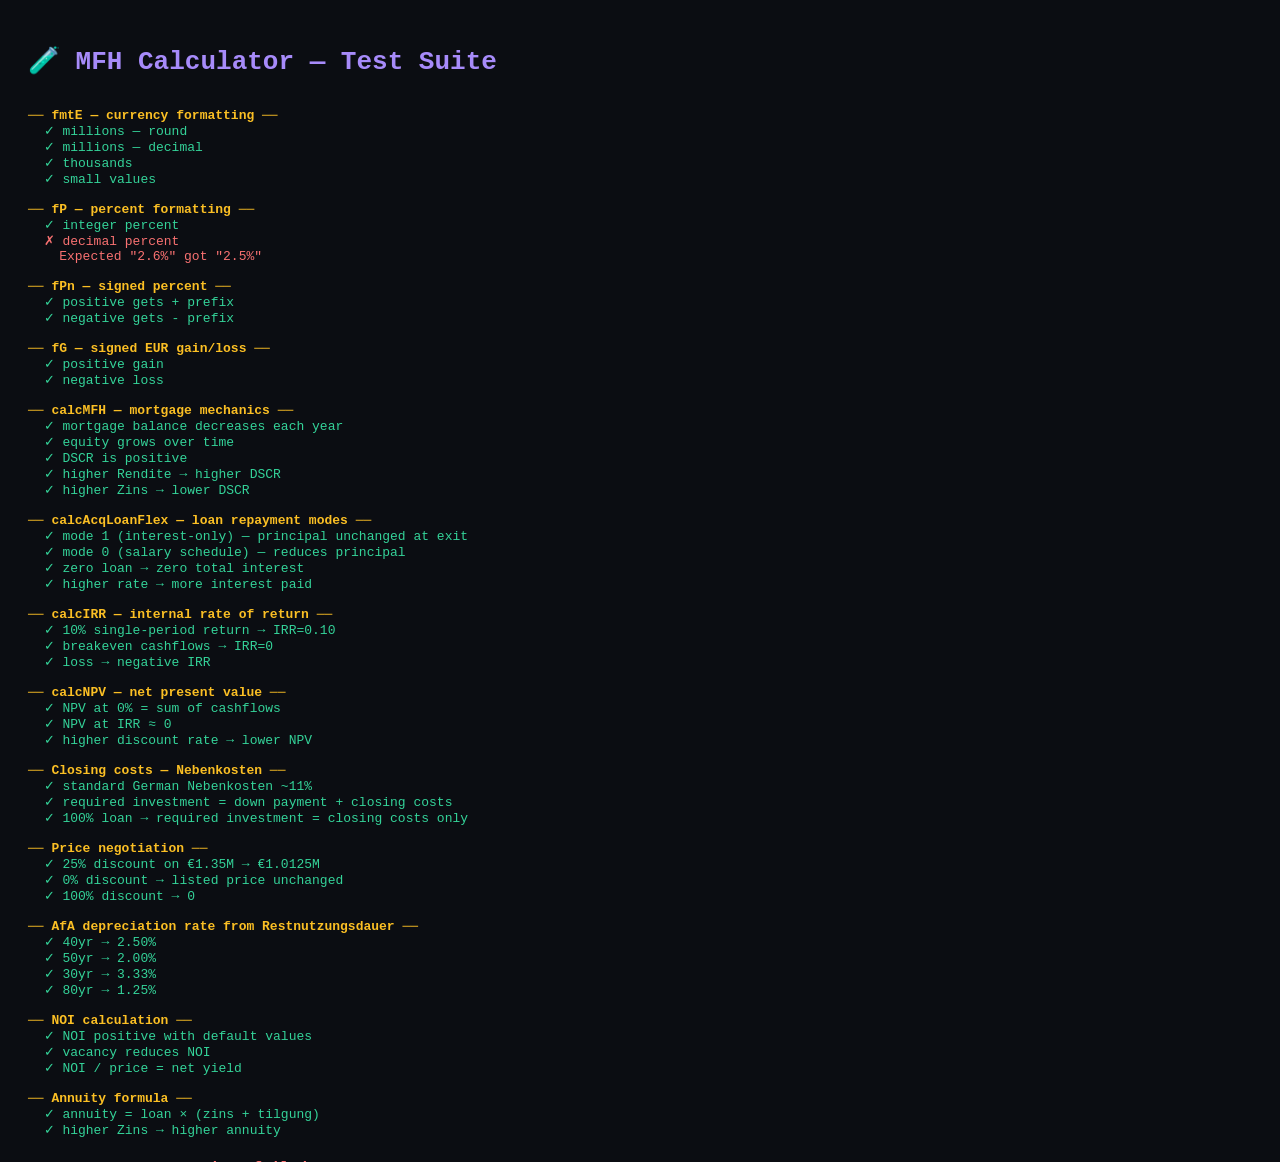
<file: tests/index.html>
<!DOCTYPE html>
<html lang="en">
<head>
<meta charset="UTF-8">
<title>MFH Tests</title>
<style>
  body{font-family:monospace;background:#0b0d12;color:#e8eaf6;padding:20px;font-size:13px}
  .pass{color:#34d399}.fail{color:#f87171}.suite{color:#fbbf24;margin-top:16px;font-weight:700}
  h1{color:#a78bfa;margin-bottom:16px}
  #summary{margin-top:20px;font-size:15px;font-weight:700}
</style>
</head>
<body>
<h1>🧪 MFH Calculator — Test Suite</h1>
<pre id="out"></pre>
<div id="summary"></div>

<script>
var _out=document.getElementById("out");
var _pass=0,_fail=0;
function log(msg,cls){ var s=document.createElement("span"); s.className=cls||""; s.textContent=msg+"\n"; _out.appendChild(s); }
function suite(n){ log("\n── "+n+" ──","suite"); }
function test(name,fn){
  try{ fn(); _pass++; log("  ✓ "+name,"pass"); }
  catch(e){ _fail++; log("  ✗ "+name+"\n    "+e.message,"fail"); }
}
function assert(c,m){ if(!c) throw new Error(m||"Expected truthy"); }
function assertEqual(a,b,m){ if(a!==b) throw new Error(m||"Expected "+JSON.stringify(b)+" got "+JSON.stringify(a)); }
function assertClose(a,b,t,m){ t=t||0.01; if(Math.abs(a-b)>t) throw new Error(m||"Expected ~"+b+" got "+a); }
function assertGt(a,b,m){ if(a<=b) throw new Error(m||a+" not > "+b); }
function assertLt(a,b,m){ if(a>=b) throw new Error(m||a+" not < "+b); }
</script>
<script src="../js/formatters.js"></script>
<script src="../js/calc/core.js"></script>
<script src="formatters.test.js"></script>
<script src="calc.core.test.js"></script>
<script src="calc.eval.test.js"></script>
<script>
var el=document.getElementById("summary");
el.className=_fail===0?"pass":"fail";
el.textContent=(_fail===0?"✓ ALL PASSED":"✗ FAILURES")+": "+_pass+" passed, "+_fail+" failed";
</script>
</body>
</html>
</file>
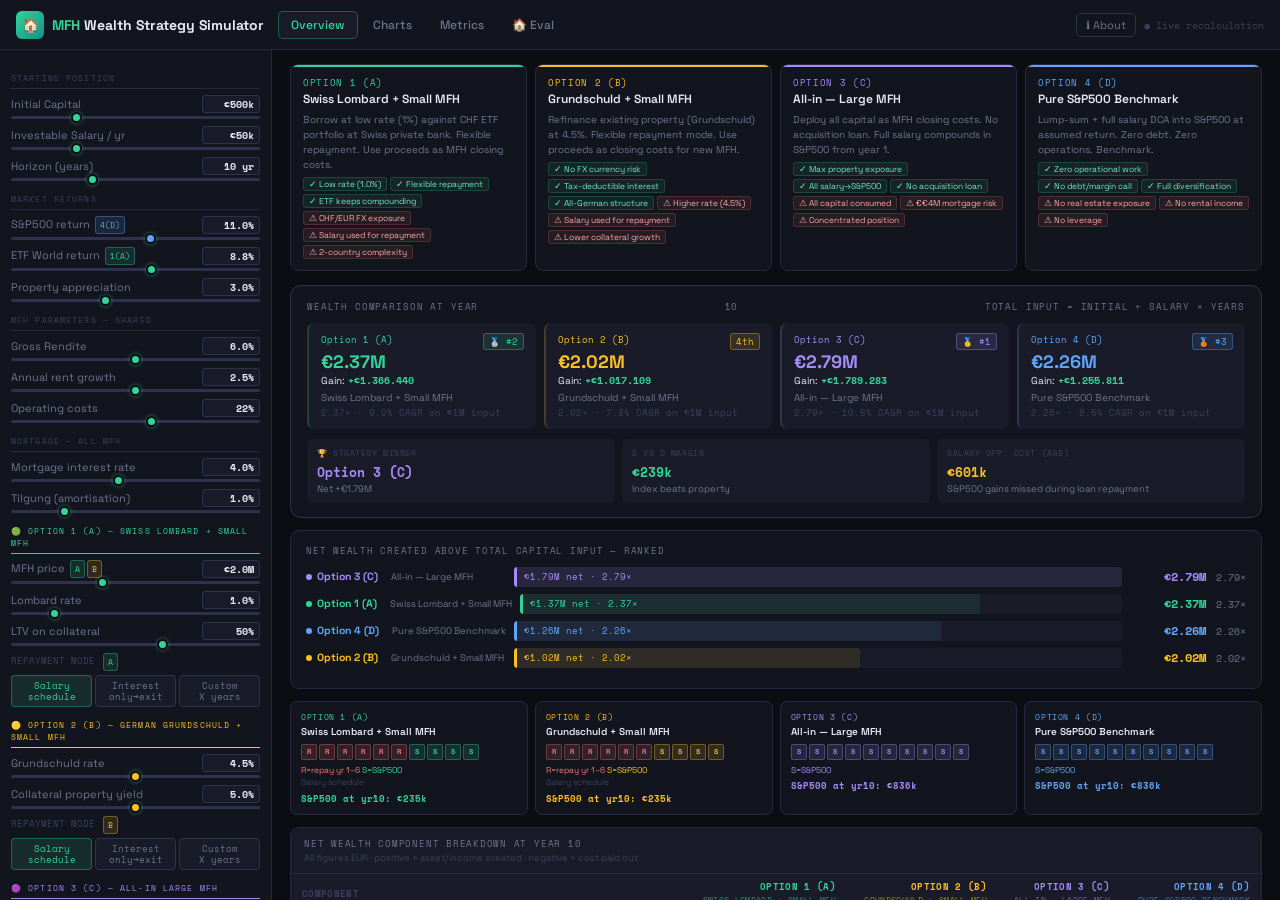
<file: wealth_simulator_v2.html>
<!DOCTYPE html>
<html lang="en">
<head>
<meta charset="UTF-8">
<meta name="viewport" content="width=device-width,initial-scale=1.0">
<title>MFH Wealth Strategy Simulator</title>
<link href="https://fonts.googleapis.com/css2?family=Space+Grotesk:wght@300;400;500;600;700&family=Space+Mono:wght@400;700&display=swap" rel="stylesheet">
<style>
:root{
  --bg:#0b0d12;--p1:#13151e;--p2:#191c28;--p3:#1f2233;
  --b1:#252840;--b2:#2e324e;--b3:#3a3f5e;
  --tx:#e8eaf6;--mu:#6e738f;--di:#3a3f5e;
  --A:#34d399;--Ab:rgba(52,211,153,.12);--Abr:rgba(52,211,153,.35);
  --B:#fbbf24;--Bb:rgba(251,191,36,.12);--Bbr:rgba(251,191,36,.35);
  --C:#a78bfa;--Cb:rgba(167,139,250,.12);--Cbr:rgba(167,139,250,.35);
  --D:#60a5fa;--Db:rgba(96,165,250,.12);--Dbr:rgba(96,165,250,.35);
  --neg:#f87171;--negb:rgba(248,113,113,.1);
  --pos:#34d399;--warn:#fbbf24;
}
*{box-sizing:border-box;margin:0;padding:0}
html,body{height:100%;font-family:'Space Grotesk',sans-serif;background:var(--bg);color:var(--tx);font-size:13px}
.app-shell{display:flex;flex-direction:column;height:100vh;overflow:hidden}
/* TOPBAR */
.topbar{background:var(--p1);border-bottom:1px solid var(--b1);padding:0 16px;display:flex;align-items:center;gap:14px;height:50px;flex-shrink:0}
.tb-brand{display:flex;align-items:center;gap:8px;flex-shrink:0}
.tb-icon{width:28px;height:28px;background:linear-gradient(135deg,var(--A),#0d9488);border-radius:6px;display:flex;align-items:center;justify-content:center;font-size:14px}
.tb-title{font-size:14px;font-weight:700;white-space:nowrap}
.tb-title span{color:var(--A)}
.tabs{display:flex;gap:2px}
.tab{background:transparent;border:1px solid transparent;border-radius:5px;color:var(--mu);padding:5px 12px;font-family:'Space Grotesk',sans-serif;font-size:12px;font-weight:500;cursor:pointer;transition:all .15s;white-space:nowrap}
.tab:hover{color:var(--tx);border-color:var(--b2)}
.tab.active{background:var(--p2);color:var(--A);border-color:var(--Abr)}
.tb-right{margin-left:auto;display:flex;align-items:center;gap:8px}
.about-btn{background:transparent;border:1px solid var(--b2);border-radius:5px;color:var(--mu);padding:4px 9px;font-family:'Space Grotesk',sans-serif;font-size:11px;cursor:pointer;transition:all .15s;white-space:nowrap}
.about-btn:hover{border-color:var(--D);color:var(--D)}
.tb-live{font-size:9.5px;color:var(--di);font-family:'Space Mono',monospace;white-space:nowrap}
/* ABOUT DRAWER */
.about-drawer{display:none;background:var(--p2);border-bottom:1px solid var(--b2);padding:14px 22px;flex-shrink:0;max-height:300px;overflow-y:auto;position:relative}
.about-drawer.open{display:block}
.about-grid{display:grid;grid-template-columns:1.1fr 1fr 1fr;gap:18px}
.about-sec h3{font-size:10px;font-family:'Space Mono',monospace;letter-spacing:.1em;text-transform:uppercase;color:var(--mu);margin-bottom:7px}
.about-sec p,.about-sec li{font-size:11.5px;color:var(--mu);line-height:1.6;margin-bottom:4px}
.about-sec ul{margin-left:14px}
.about-sec li b,.about-sec p b{color:var(--tx)}
.about-close{position:absolute;top:12px;right:16px;background:transparent;border:none;color:var(--mu);cursor:pointer;font-size:18px;line-height:1}
/* LAYOUT */
.body-row{display:flex;flex:1;min-height:0}
.sidebar{width:272px;flex-shrink:0;background:var(--p1);border-right:1px solid var(--b1);overflow-y:auto;padding:10px 11px 60px}
.main-area{flex:1;overflow-y:auto;padding:14px 18px 40px;min-width:0}
.page{display:none}.page.active{display:block}
/* SIDEBAR INPUTS */
.grp-title{font-size:8px;font-family:'Space Mono',monospace;letter-spacing:.14em;text-transform:uppercase;color:var(--di);margin:12px 0 6px;padding-bottom:4px;border-bottom:1px solid var(--b1);display:flex;align-items:center;gap:6px}
.sl-row{margin-bottom:7px}
.sl-label{display:flex;justify-content:space-between;align-items:center;margin-bottom:3px;font-size:11px;color:var(--mu)}
.sl-val{font-family:'Space Mono',monospace;font-size:9.5px;color:var(--tx);font-weight:700;background:var(--p2);border:1px solid var(--b2);border-radius:3px;padding:1px 5px;min-width:58px;text-align:right;cursor:pointer;transition:border-color .15s}
.sl-val:hover{border-color:var(--A)}
.sl-edit-input{font-family:'Space Mono',monospace;font-size:10px;color:var(--A);font-weight:700;background:var(--p3);border:1px solid var(--A);border-radius:3px;padding:1px 5px;width:72px;text-align:right;outline:none}
input[type=range]{width:100%;height:3px;-webkit-appearance:none;background:var(--b2);border-radius:2px;outline:none;cursor:pointer;display:block;margin-top:2px}
input[type=range]::-webkit-slider-thumb{-webkit-appearance:none;width:11px;height:11px;border-radius:50%;background:var(--A);cursor:pointer;border:2px solid var(--bg);box-shadow:0 0 4px rgba(52,211,153,.5)}
.sB input[type=range]::-webkit-slider-thumb{background:var(--B)}
.sC input[type=range]::-webkit-slider-thumb{background:var(--C)}
.sD input[type=range]::-webkit-slider-thumb{background:var(--D)}
.sN input[type=range]::-webkit-slider-thumb{background:var(--mu)}
.sR input[type=range]::-webkit-slider-thumb{background:#f87171}
/* MODE TOGGLES */
.mode-toggle{display:flex;gap:3px;margin-bottom:6px}
.mode-btn{flex:1;background:var(--p2);border:1px solid var(--b2);border-radius:4px;color:var(--mu);padding:4px 2px;font-family:'Space Mono',monospace;font-size:8.5px;cursor:pointer;transition:all .15s;text-align:center;line-height:1.3}
.mode-btn:hover{border-color:var(--b3);color:var(--tx)}
.mode-btn.active{background:var(--Ab);border-color:var(--Abr);color:var(--A)}
.mode-btn.active-B{background:var(--Bb);border-color:var(--Bbr);color:var(--B)}
/* COLLAPSIBLE SECTION */
.coll-btn{width:100%;background:transparent;border:1px solid var(--b2);border-radius:5px;color:var(--mu);padding:5px 8px;font-family:'Space Grotesk',sans-serif;font-size:10.5px;cursor:pointer;text-align:left;transition:all .15s;margin-bottom:5px;display:flex;align-items:center;gap:5px}
.coll-btn:hover{border-color:var(--b3);color:var(--tx)}
.coll-btn.active{border-color:var(--Abr);color:var(--A)}
.coll-content{display:none;background:var(--p2);border-radius:6px;padding:8px;margin-bottom:6px;border:1px solid var(--b2)}
.coll-content.open{display:block}
/* CHECKBOX */
.cb-row{display:flex;align-items:center;gap:6px;margin-bottom:6px;font-size:11px;color:var(--mu);cursor:pointer}
.cb-row input[type=checkbox]{width:13px;height:13px;cursor:pointer;accent-color:var(--A)}
/* OPT TAGS */
.ot{display:inline-flex;align-items:center;font-size:8px;font-family:'Space Mono',monospace;padding:0 4px;border-radius:3px;line-height:16px;vertical-align:middle;margin-left:2px}
.otA{background:var(--Ab);color:var(--A);border:1px solid var(--Abr)}
.otB{background:var(--Bb);color:var(--B);border:1px solid var(--Bbr)}
.otC{background:var(--Cb);color:var(--C);border:1px solid var(--Cbr)}
.otD{background:var(--Db);color:var(--D);border:1px solid var(--Dbr)}
.reset-btn{width:100%;background:transparent;border:1px solid var(--b2);border-radius:5px;color:var(--mu);padding:6px;font-family:'Space Grotesk',sans-serif;font-size:11px;cursor:pointer;transition:all .15s;margin-top:10px}
.reset-btn:hover{border-color:var(--A);color:var(--A)}
/* STRATEGY LEGEND */
.strat-grid{display:grid;grid-template-columns:repeat(4,1fr);gap:8px;margin-bottom:14px}
.sc{border-radius:8px;padding:11px 12px;border:1px solid var(--b1);background:var(--p1);position:relative;overflow:hidden}
.sc::before{content:'';position:absolute;top:0;left:0;right:0;height:2px}
.scA::before{background:var(--A)}.scB::before{background:var(--B)}.scC::before{background:var(--C)}.scD::before{background:var(--D)}
.sc-num{font-size:8.5px;font-family:'Space Mono',monospace;letter-spacing:.08em;text-transform:uppercase;margin-bottom:3px}
.scA .sc-num{color:var(--A)}.scB .sc-num{color:var(--B)}.scC .sc-num{color:var(--C)}.scD .sc-num{color:var(--D)}
.sc-name{font-size:12px;font-weight:600;margin-bottom:4px;line-height:1.3}
.sc-desc{font-size:10px;color:var(--mu);line-height:1.5;margin-bottom:5px}
.sc-chips{display:flex;gap:3px;flex-wrap:wrap}
.chip-p{font-size:8.5px;padding:1px 5px;border-radius:3px;background:rgba(52,211,153,.08);color:#6ee7b7;border:1px solid rgba(52,211,153,.2)}
.chip-n{font-size:8.5px;padding:1px 5px;border-radius:3px;background:rgba(248,113,113,.08);color:#fca5a5;border:1px solid rgba(248,113,113,.2)}
/* SUMMARY WINDOW */
.sw{background:var(--p1);border:1px solid var(--b2);border-radius:11px;padding:14px 16px;margin-bottom:12px}
.sw-head{font-size:8.5px;font-family:'Space Mono',monospace;letter-spacing:.1em;text-transform:uppercase;color:var(--mu);margin-bottom:10px;display:flex;justify-content:space-between;align-items:center}
.sw-cards{display:grid;grid-template-columns:repeat(4,1fr);gap:8px;margin-bottom:10px}
.swc{background:var(--p2);border-radius:7px;padding:10px 12px}
.swc-rank{font-size:9px;font-family:'Space Mono',monospace;color:var(--mu);margin-bottom:3px;display:flex;justify-content:space-between}
.swc-tot{font-size:18px;font-weight:700;line-height:1;margin-bottom:2px}
.swc-gain{font-size:10px;margin-bottom:3px}
.swc-gain b{font-family:'Space Mono',monospace}
.swc-name{font-size:10px;color:var(--mu)}
.swc-cagr{font-size:9px;color:var(--di);font-family:'Space Mono',monospace;margin-top:2px}
.sw-ins{display:grid;grid-template-columns:1fr 1fr 1fr;gap:7px}
.si{background:var(--p2);border-radius:6px;padding:8px 10px}
.si-lbl{font-size:8px;font-family:'Space Mono',monospace;letter-spacing:.07em;text-transform:uppercase;color:var(--di);margin-bottom:3px}
.si-val{font-size:13px;font-weight:600;font-family:'Space Mono',monospace;margin-bottom:1px}
.si-desc{font-size:9.5px;color:var(--mu)}
/* CHART PANELS */
.cp{background:var(--p1);border:1px solid var(--b1);border-radius:9px;padding:13px 15px;margin-bottom:12px}
.cp.half{flex:1;min-width:0}
.cp-row{display:flex;gap:10px;margin-bottom:12px}
.cp-title{font-size:8.5px;font-family:'Space Mono',monospace;letter-spacing:.09em;text-transform:uppercase;color:var(--mu);margin-bottom:10px}
/* TABLES */
.tw{background:var(--p1);border:1px solid var(--b1);border-radius:9px;overflow:hidden;margin-bottom:12px}
.tt{padding:9px 13px;font-size:8.5px;font-family:'Space Mono',monospace;letter-spacing:.09em;text-transform:uppercase;color:var(--mu);background:var(--p2);border-bottom:1px solid var(--b1)}
.ts{font-size:9.5px;color:var(--di);font-family:'Space Grotesk',sans-serif;font-weight:400;text-transform:none;letter-spacing:0;margin-top:2px}
.dt{width:100%;border-collapse:collapse;font-size:11px}
.dt th{padding:6px 11px;text-align:right;font-size:8.5px;font-family:'Space Mono',monospace;letter-spacing:.04em;text-transform:uppercase;color:var(--di);border-bottom:1px solid var(--b1);background:var(--p2)}
.dt th:first-child{text-align:left}
.dt td{padding:5.5px 11px;border-bottom:1px solid var(--b1);text-align:right;font-family:'Space Mono',monospace;font-size:10.5px}
.dt td:first-child{text-align:left;font-family:'Space Grotesk',sans-serif;font-size:11px;color:var(--mu)}
.dt tr:last-child td{border-bottom:none;font-weight:700}
.dt tr.tr-total td{background:var(--p2);font-weight:700}
.dt tr.tr-sep td{background:var(--p2);font-size:8px;font-family:'Space Mono',monospace;letter-spacing:.09em;text-transform:uppercase;color:var(--di);padding:5px 11px}
.dt tr:hover td{background:var(--p3)}
.pv{color:var(--pos)}.nv{color:var(--neg)}.av{color:var(--warn)}
.cA{color:var(--A)}.cB{color:var(--B)}.cC{color:var(--C)}.cD{color:var(--D)}
/* BAR CHART ROWS */
.bc-row{display:flex;align-items:center;gap:8px;margin-bottom:7px}
.bc-lbl{font-size:10.5px;min-width:200px;display:flex;align-items:center;gap:5px;color:var(--mu)}
.bc-dot{width:6px;height:6px;border-radius:50%;flex-shrink:0}
.bc-track{flex:1;height:20px;background:var(--p2);border-radius:3px;overflow:hidden}
.bc-fill{height:100%;border-radius:3px;display:flex;align-items:center;padding:0 7px;transition:width .4s cubic-bezier(.4,0,.2,1);min-width:3px}
.bc-fill span{font-size:9px;font-family:'Space Mono',monospace;white-space:nowrap;overflow:hidden}
.bc-num{font-size:11.5px;font-weight:700;font-family:'Space Mono',monospace;min-width:76px;text-align:right}
.bc-x{font-size:9.5px;color:var(--mu);min-width:32px;text-align:right;font-family:'Space Mono',monospace}
/* SALARY FLOW */
.sf-grid{display:grid;grid-template-columns:repeat(4,1fr);gap:7px;margin-bottom:12px}
.sf-card{background:var(--p1);border:1px solid var(--b1);border-radius:7px;padding:9px 10px}
.sf-tag{font-size:8px;font-family:'Space Mono',monospace;letter-spacing:.08em;text-transform:uppercase;margin-bottom:2px}
.sf-name{font-size:10px;font-weight:600;margin-bottom:6px;line-height:1.3}
.sf-dots{display:flex;gap:2px;flex-wrap:wrap;margin-bottom:4px}
.sf-dot{width:16px;height:16px;border-radius:2px;display:flex;align-items:center;justify-content:center;font-size:7px;font-weight:700;flex-shrink:0}
.sf-res{font-size:9px;font-family:'Space Mono',monospace;font-weight:700;margin-top:3px}
/* NOTICES */
.notice{font-size:11px;line-height:1.7;padding:8px 12px;border-radius:0 6px 6px 0;margin-bottom:10px}
.n-info{border-left:2px solid var(--D);background:var(--Db);color:#93c5fd}
.n-good{border-left:2px solid var(--A);background:var(--Ab);color:#86efac}
.n-warn{border-left:2px solid var(--B);background:var(--Bb);color:#fde68a}
/* AMORT */
.amort-toggle{background:var(--p2);border:1px solid var(--b2);border-radius:5px;color:var(--mu);padding:4px 10px;font-family:'Space Grotesk',sans-serif;font-size:10.5px;cursor:pointer;transition:all .15s;margin-bottom:8px}
.amort-toggle:hover{border-color:var(--A);color:var(--A)}
.ag{display:grid;grid-template-columns:1fr 1fr;gap:9px}
.aw{background:var(--p1);border:1px solid var(--b1);border-radius:8px;overflow:hidden}
.ah{background:var(--p2);padding:7px 11px;font-size:10.5px;font-weight:600;border-bottom:1px solid var(--b1)}
.af{padding:6px 11px;background:var(--p2);border-top:1px solid var(--b1);font-size:9.5px;color:var(--mu);display:flex;gap:12px;flex-wrap:wrap}
.af span b{font-family:'Space Mono',monospace}
.amt{width:100%;border-collapse:collapse;font-size:9.5px}
.amt th{background:var(--p2);padding:3.5px 7px;text-align:right;font-size:7.5px;font-family:'Space Mono',monospace;letter-spacing:.04em;text-transform:uppercase;color:var(--di);border-bottom:1px solid var(--b1)}
.amt th:first-child{text-align:left}
.amt td{padding:3px 7px;border-bottom:1px solid var(--b1);text-align:right;font-family:'Space Mono',monospace}
.amt td:first-child{text-align:left;color:var(--mu);font-family:'Space Grotesk',sans-serif}
.amt tr.neg-r td{background:rgba(248,113,113,.03)}
.amt tr.pos-r td{background:rgba(52,211,153,.02)}
.amt tr:last-child td{border-bottom:none;font-weight:700}
/* METRICS */
.mh-grid{display:grid;grid-template-columns:1fr 1fr;gap:10px;margin-bottom:12px}
.mh-card{background:var(--p1);border:1px solid var(--b1);border-radius:9px;padding:13px 15px}
.mh-top{display:flex;align-items:center;justify-content:space-between;margin-bottom:9px}
.mh-badge{font-size:9.5px;font-family:'Space Mono',monospace;padding:2px 8px;border-radius:4px;font-weight:700}
.mh-price{font-size:10px;color:var(--mu);font-family:'Space Mono',monospace}
.kpi-grid{display:grid;grid-template-columns:repeat(3,1fr);gap:6px}
.kpi{background:var(--p2);border-radius:5px;padding:7px 9px;text-align:center}
.kpi-l{font-size:7.5px;font-family:'Space Mono',monospace;letter-spacing:.07em;text-transform:uppercase;color:var(--di);margin-bottom:2px}
.kpi-v{font-size:15px;font-weight:700;line-height:1}
.kpi-s{font-size:8.5px;color:var(--mu);margin-top:1px}
.kpi.good .kpi-v{color:var(--pos)}.kpi.warn .kpi-v{color:var(--warn)}.kpi.bad .kpi-v{color:var(--neg)}
.badge{display:inline-flex;align-items:center;font-size:9px;padding:1px 5px;border-radius:3px;font-family:'Space Mono',monospace;white-space:nowrap}
.badge.good{background:rgba(52,211,153,.1);color:#6ee7b7;border:1px solid rgba(52,211,153,.25)}
.badge.warn{background:rgba(251,191,36,.1);color:#fde68a;border:1px solid rgba(251,191,36,.25)}
.badge.bad{background:rgba(248,113,113,.1);color:#fca5a5;border:1px solid rgba(248,113,113,.25)}
.mft{width:100%;border-collapse:collapse;font-size:11px}
.mft th{padding:6px 11px;text-align:right;font-size:8.5px;font-family:'Space Mono',monospace;letter-spacing:.05em;text-transform:uppercase;color:var(--di);border-bottom:1px solid var(--b1);background:var(--p2)}
.mft th:first-child{text-align:left;width:33%}
.mft td{padding:6px 11px;border-bottom:1px solid var(--b1);text-align:right;font-family:'Space Mono',monospace;font-size:10.5px;vertical-align:top}
.mft td:first-child{text-align:left;font-family:'Space Grotesk',sans-serif;font-size:11px;vertical-align:top}
.mft tr:last-child td{border-bottom:none}
.mft tr:hover td{background:var(--p2)}
.mft tr.m-sec td{background:var(--p2);font-size:8px;font-family:'Space Mono',monospace;letter-spacing:.09em;text-transform:uppercase;color:var(--mu);padding:5px 11px}
.m-lbl{font-size:11px;color:var(--mu)}
.m-desc{font-size:9px;color:var(--di);margin-top:1px;line-height:1.35;font-family:'Space Grotesk',sans-serif}
/* MFH2 SECTION */
.mfh2-section{background:var(--p1);border:1px solid var(--b2);border-radius:10px;margin-bottom:12px;overflow:hidden}
.mfh2-header{padding:11px 14px;display:flex;align-items:center;justify-content:space-between;cursor:pointer}
.mfh2-header:hover{background:var(--p2)}
.mfh2-title{font-size:12px;font-weight:600;display:flex;align-items:center;gap:8px}
.mfh2-body{display:none;padding:12px 14px;border-top:1px solid var(--b1)}
.mfh2-body.open{display:block}
.mfh2-params{display:grid;grid-template-columns:1fr 1fr 1fr;gap:10px;margin-bottom:12px}
.mfh2-param{background:var(--p2);border-radius:7px;padding:10px 12px}
.mfh2-param label{font-size:9px;font-family:'Space Mono',monospace;letter-spacing:.07em;text-transform:uppercase;color:var(--di);display:block;margin-bottom:4px}
/* RESPONSIVE */
@media(max-width:1150px){.sw-cards{grid-template-columns:repeat(2,1fr)}.strat-grid{grid-template-columns:repeat(2,1fr)}.ag{grid-template-columns:1fr}}
@media(max-width:850px){.body-row{flex-direction:column}.sidebar{width:100%;border-right:none;border-bottom:1px solid var(--b1)}.sf-grid{grid-template-columns:repeat(2,1fr)}.mh-grid{grid-template-columns:1fr}.cp-row{flex-direction:column}.sw-ins{grid-template-columns:1fr 1fr}.about-grid{grid-template-columns:1fr 1fr}.mfh2-params{grid-template-columns:1fr 1fr}}

/* ── Draggable chart blocks ── */
.charts-toolbar{display:flex;align-items:center;justify-content:space-between;margin-bottom:10px;padding:0 2px}
.cb-reset-btn{background:transparent;border:1px solid var(--b2);border-radius:5px;color:var(--mu);padding:3px 9px;font-family:'Space Grotesk',sans-serif;font-size:10px;cursor:pointer;transition:all .15s}
.cb-reset-btn:hover{border-color:var(--A);color:var(--A)}
.chart-block{margin-bottom:10px;border-radius:10px;border:1px solid transparent;transition:border-color .15s,opacity .15s,transform .1s;user-select:none}
.chart-block.cb-drag-active{opacity:.38;transform:scale(.99)}
.chart-block.cb-over-top{border-top:2.5px solid var(--A)!important;border-radius:10px}
.chart-block.cb-over-bottom{border-bottom:2.5px solid var(--A)!important;border-radius:10px}
.cb-hdr{background:var(--p2);border:1px solid var(--b1);border-bottom:none;border-radius:10px 10px 0 0;padding:8px 14px;font-size:8.5px;font-family:'Space Mono',monospace;letter-spacing:.07em;text-transform:uppercase;color:var(--mu);display:flex;align-items:center;gap:8px;cursor:grab;transition:background .15s,color .15s}
.cb-hdr:hover{background:var(--p3);color:var(--tx)}
.cb-hdr:active{cursor:grabbing}
.cb-grip{font-size:18px;line-height:1;color:var(--di);flex-shrink:0;letter-spacing:-1px}
.cb-hdr:hover .cb-grip{color:var(--A)}
.cb-body{border-top-left-radius:0!important;border-top-right-radius:0!important;margin-bottom:0!important}
.cp-row.cb-body{border-top-left-radius:0;border-top-right-radius:0}
.cp-row.cb-body .cb-inner{border-top-left-radius:0!important;border-top-right-radius:0!important;margin-bottom:0!important}
.cb-sub{font-size:9px;font-family:'Space Mono',monospace;color:var(--mu);margin-bottom:8px;letter-spacing:.04em;text-transform:uppercase}


/* ─── Quick Eval Tab ─── */
.ev-grid{display:grid;grid-template-columns:1fr 1fr 1fr;gap:10px;margin-bottom:14px}
.ev-card{background:var(--p1);border:1px solid var(--b1);border-radius:9px;padding:14px 16px}
.ev-card-title{font-size:8.5px;font-family:'Space Mono',monospace;letter-spacing:.1em;text-transform:uppercase;color:var(--mu);margin-bottom:10px;padding-bottom:6px;border-bottom:1px solid var(--b1)}
.ev-field{margin-bottom:8px}
.ev-label{font-size:10.5px;color:var(--mu);margin-bottom:4px;display:flex;justify-content:space-between;align-items:center}
.ev-input{width:100%;background:var(--p2);border:1px solid var(--b2);border-radius:5px;color:var(--tx);font-family:'Space Mono',monospace;font-size:11px;padding:5px 9px;outline:none;transition:border-color .15s}
.ev-input:focus{border-color:var(--A)}
.ev-input-row{display:flex;gap:6px}
.ev-input-row .ev-input{flex:1}
.ev-prefix{font-size:10px;color:var(--mu);font-family:'Space Mono',monospace;background:var(--p3);border:1px solid var(--b2);border-right:none;border-radius:5px 0 0 5px;padding:5px 7px;display:flex;align-items:center;flex-shrink:0}
.ev-input.ev-suf{border-radius:0 5px 5px 0}
.ev-toggle{display:flex;gap:2px;margin-bottom:4px}
.ev-toggle-btn{flex:1;background:var(--p2);border:1px solid var(--b2);border-radius:4px;color:var(--mu);padding:3px 6px;font-family:'Space Mono',monospace;font-size:8px;cursor:pointer;text-align:center;transition:all .15s}
.ev-toggle-btn.active{background:var(--Ab);border-color:var(--Abr);color:var(--A)}
.ev-addr{width:100%;background:var(--p2);border:1px solid var(--b2);border-radius:6px;color:var(--tx);font-family:'Space Grotesk',sans-serif;font-size:13px;padding:8px 12px;outline:none;margin-bottom:12px}
.ev-addr:focus{border-color:var(--A)}
.ev-addr::placeholder{color:var(--di)}
/* KPI strip */
.ev-kpis{display:grid;grid-template-columns:repeat(6,1fr);gap:8px;margin-bottom:14px}
.ev-kpi{background:var(--p1);border:1px solid var(--b1);border-radius:8px;padding:10px 12px;text-align:center}
.ev-kpi-l{font-size:8px;font-family:'Space Mono',monospace;letter-spacing:.07em;text-transform:uppercase;color:var(--di);margin-bottom:4px}
.ev-kpi-v{font-size:16px;font-weight:700;line-height:1;font-family:'Space Mono',monospace}
.ev-kpi-s{font-size:9px;color:var(--mu);margin-top:2px}
/* Monthly cashflow hero */
.ev-cf-hero{border-radius:10px;padding:16px 22px;margin-bottom:14px;display:flex;align-items:center;gap:24px;border:1px solid}
.ev-cf-label{font-size:11px;font-family:'Space Mono',monospace;letter-spacing:.08em;text-transform:uppercase;color:var(--mu)}
.ev-cf-value{font-size:32px;font-weight:700;font-family:'Space Mono',monospace;letter-spacing:-0.5px}
.ev-cf-sub{font-size:10px;color:var(--mu);margin-top:2px}
.ev-cf-after{font-size:18px;font-weight:600;font-family:'Space Mono',monospace}
/* Table */
.ev-table-wrap{background:var(--p1);border:1px solid var(--b1);border-radius:10px;overflow:hidden;margin-bottom:14px}
.ev-table-head{padding:10px 14px;background:var(--p2);border-bottom:1px solid var(--b1);font-size:9px;font-family:'Space Mono',monospace;letter-spacing:.08em;text-transform:uppercase;color:var(--mu)}
.ev-table-sub{font-size:9px;color:var(--di);font-family:'Space Grotesk',sans-serif;font-weight:400;text-transform:none;letter-spacing:0;margin-top:2px}
.evt{width:100%;border-collapse:collapse;font-size:10.5px}
.evt th{padding:5.5px 10px;text-align:right;font-size:8px;font-family:'Space Mono',monospace;letter-spacing:.04em;text-transform:uppercase;color:var(--di);border-bottom:1px solid var(--b1);background:var(--p2);white-space:nowrap}
.evt th:first-child{text-align:center}
.evt td{padding:5px 10px;border-bottom:1px solid var(--b1);text-align:right;font-family:'Space Mono',monospace;font-size:10px;white-space:nowrap}
.evt td:first-child{text-align:center;font-weight:700;color:var(--mu)}
.evt tr:last-child td{border-bottom:none;font-weight:700;background:var(--p2)}
.evt tr:hover td{background:var(--p3)}
.ev-pos{color:var(--pos)}.ev-neg{color:var(--neg)}.ev-warn{color:var(--warn)}
@media(max-width:1100px){.ev-grid{grid-template-columns:1fr 1fr}.ev-kpis{grid-template-columns:repeat(3,1fr)}}
@media(max-width:700px){.ev-grid{grid-template-columns:1fr}.ev-kpis{grid-template-columns:repeat(2,1fr)}.ev-cf-hero{flex-direction:column;gap:8px}}

</style>
</head>
<body>
<div class="app-shell">
<!-- TOPBAR -->
<div class="topbar">
  <div class="tb-brand"><div class="tb-icon">🏠</div><div class="tb-title"><span>MFH</span> Wealth Strategy Simulator</div></div>
  <nav class="tabs">
    <button class="tab active" onclick="switchTab('overview')" id="tab-overview">Overview</button>
    <button class="tab" onclick="switchTab('charts')" id="tab-charts">Charts</button>
    <button class="tab" onclick="switchTab('metrics')" id="tab-metrics">Metrics</button>
    <button class="tab" onclick="switchTab('eval')" id="tab-eval">🏠 Eval</button>
  </nav>
  <div class="tb-right">
    <button class="about-btn" onclick="toggleAbout()">ℹ About</button>
    <div class="tb-live">● live recalculation</div>
  </div>
</div>
<!-- ABOUT DRAWER -->
<div class="about-drawer" id="about-drawer">
  <button class="about-close" onclick="toggleAbout()">✕</button>
  <div class="about-grid">
    <div class="about-sec">
      <h3>What this tool models</h3>
      <p>Compares <b>4 wealth-building strategies</b> using configurable initial capital + annual salary over up to 25 years. All results recalculate live with every slider or input change.</p>
      <p>New features: flexible loan repayment modes (salary / interest-only / custom years), private initial capital loan, MFH cost breakdown charts, LTV trajectory, second MFH purchase modelling, and direct value input on all fields.</p>
      <p>All MFH uses correct German Annuitätendarlehen math with AfA depreciation shield and 42% marginal tax rate. <b>Not financial advice.</b></p>
    </div>
    <div class="about-sec">
      <h3>4 strategies compared</h3>
      <ul>
        <li><b style="color:var(--A)">Option 1 (A) — Swiss Lombard + Small MFH:</b> Borrow at low rate against ETF collateral at Swiss bank. Flexible repayment: pay down from salary, keep as cheap debt (interest-only), or custom schedule.</li>
        <li><b style="color:var(--B)">Option 2 (B) — Grundschuld + Small MFH:</b> Refinance existing property (Grundschuld). Fixed period or interest-only, repay at exit.</li>
        <li><b style="color:var(--C)">Option 3 (C) — All-in Large MFH:</b> All capital as MFH closing costs. No acquisition loan. Salary fully compounds in S&P500.</li>
        <li><b style="color:var(--D)">Option 4 (D) — Pure S&P500:</b> Lump sum + DCA salary into index. Zero debt, zero operations. Benchmark.</li>
      </ul>
    </div>
    <div class="about-sec">
      <h3>Key inputs & assumptions</h3>
      <ul>
        <li><b>Click any value badge</b> to type directly</li>
        <li>MFH closing costs (Nebenkosten) ≈ 10% of purchase price</li>
        <li>AfA: 2% × 70% of purchase price per year</li>
        <li>CGT on exit: 0% after 10yr Spekulationsfrist (personal)</li>
        <li>Interest-only Lombard: all salary → S&P500 from yr 1; principal repaid from ETF at exit</li>
        <li>Private loan: optional cost of initial capital (hidden from bank)</li>
        <li>Second MFH: uses MFH1 equity after X years as down payment</li>
      </ul>
    </div>
  </div>
</div>
<div class="body-row">
<!-- SIDEBAR -->
<aside class="sidebar">

  <!-- ═══ COMMON PARAMETERS ═══ -->
  <div class="grp-title">Starting Position</div>
  <div class="sl-row"><div class="sl-label"><span>Initial Capital</span><span class="sl-val" id="v_ic" onclick="startEdit(this,'ic','eur')">€500k</span></div>
  <input type="range" id="ic" min="0" max="2000000" step="10000" value="500000" oninput="slR(this,'ic','v_ic','eur')"></div>
  <div class="sl-row"><div class="sl-label"><span>Investable Salary / yr</span><span class="sl-val" id="v_sal" onclick="startEdit(this,'sal','eur')">€50k</span></div>
  <input type="range" id="sal" min="0" max="200000" step="1000" value="50000" oninput="slR(this,'sal','v_sal','eur')"></div>
  <div class="sl-row"><div class="sl-label"><span>Horizon (years)</span><span class="sl-val" id="v_yrs" onclick="startEdit(this,'yrs','int')">10 yr</span></div>
  <input type="range" id="yrs" min="3" max="25" step="1" value="10" oninput="slR(this,'yrs','v_yrs','yr')"></div>

  <div class="grp-title">Market Returns</div>
  <div class="sl-row sD"><div class="sl-label"><span>S&amp;P500 return <span class="ot otD">4(D)</span></span><span class="sl-val" id="v_sp" onclick="startEdit(this,'sp','pct')">11.0%</span></div>
  <input type="range" id="sp" min="2" max="18" step="0.5" value="11" oninput="slR(this,'sp','v_sp','pct')"></div>
  <div class="sl-row"><div class="sl-label"><span>ETF World return <span class="ot otA">1(A)</span></span><span class="sl-val" id="v_etf" onclick="startEdit(this,'etf','pct')">8.8%</span></div>
  <input type="range" id="etf" min="2" max="14" step="0.1" value="8.8" oninput="slR(this,'etf','v_etf','pct')"></div>
  <div class="sl-row"><div class="sl-label"><span>Property appreciation</span><span class="sl-val" id="v_pa" onclick="startEdit(this,'pa','pct')">3.0%</span></div>
  <input type="range" id="pa" min="0" max="8" step="0.25" value="3" oninput="slR(this,'pa','v_pa','pct')"></div>

  <div class="grp-title">MFH Parameters — shared</div>
  <div class="sl-row"><div class="sl-label"><span>Gross Rendite</span><span class="sl-val" id="v_rend" onclick="startEdit(this,'rend','pct')">6.0%</span></div>
  <input type="range" id="rend" min="3" max="9" step="0.25" value="6" oninput="slR(this,'rend','v_rend','pct')"></div>
  <div class="sl-row"><div class="sl-label"><span>Annual rent growth</span><span class="sl-val" id="v_rg" onclick="startEdit(this,'rg','pct')">2.5%</span></div>
  <input type="range" id="rg" min="0" max="5" step="0.25" value="2.5" oninput="slR(this,'rg','v_rg','pct')"></div>
  <div class="sl-row"><div class="sl-label"><span>Operating costs</span><span class="sl-val" id="v_oc" onclick="startEdit(this,'oc','pct')">22%</span></div>
  <input type="range" id="oc" min="5" max="35" step="1" value="22" oninput="slR(this,'oc','v_oc','pct')"></div>
  <div class="grp-title">Mortgage — all MFH</div>
  <div class="sl-row"><div class="sl-label"><span>Mortgage interest rate</span><span class="sl-val" id="v_mr" onclick="startEdit(this,'mr','pct')">4.0%</span></div>
  <input type="range" id="mr" min="1" max="8" step="0.25" value="4" oninput="slR(this,'mr','v_mr','pct')"></div>
  <div class="sl-row"><div class="sl-label"><span>Tilgung (amortisation)</span><span class="sl-val" id="v_til" onclick="startEdit(this,'til','pct')">1.0%</span></div>
  <input type="range" id="til" min="0.5" max="3" step="0.25" value="1" oninput="slR(this,'til','v_til','pct')"></div>

  <!-- ═══ OPTION 1 (A) ═══ -->
  <div class="grp-title" style="color:var(--A);border-color:var(--A)33">🟢 Option 1 (A) — Swiss Lombard + Small MFH</div>
  <div class="sl-row"><div class="sl-label"><span>MFH price <span class="ot otA">A</span><span class="ot otB">B</span></span><span class="sl-val" id="v_mab" onclick="startEdit(this,'mab','eur')">€2.0M</span></div>
  <input type="range" id="mab" min="300000" max="5000000" step="50000" value="2000000" oninput="slR(this,'mab','v_mab','eur')"></div>
  <div class="sl-row"><div class="sl-label"><span>Lombard rate</span><span class="sl-val" id="v_lr" onclick="startEdit(this,'lr','pct')">1.0%</span></div>
  <input type="range" id="lr" min="0.25" max="5" step="0.25" value="1" oninput="slR(this,'lr','v_lr','pct')"></div>
  <div class="sl-row"><div class="sl-label"><span>LTV on collateral</span><span class="sl-val" id="v_ltv" onclick="startEdit(this,'ltv','pct')">50%</span></div>
  <input type="range" id="ltv" min="10" max="75" step="5" value="50" oninput="slR(this,'ltv','v_ltv','pct')"></div>
  <div style="font-size:8.5px;color:var(--di);margin-bottom:4px;font-family:Space Mono,monospace">REPAYMENT MODE <span class="ot otA">A</span></div>
  <div class="mode-toggle" id="lmodes">
    <button class="mode-btn active" onclick="setMode('lm',0)">Salary<br>schedule</button>
    <button class="mode-btn" onclick="setMode('lm',1)">Interest<br>only→exit</button>
    <button class="mode-btn" onclick="setMode('lm',2)">Custom<br>X years</button>
  </div>
  <div id="lm-years-row" class="sl-row" style="display:none">
    <div class="sl-label"><span>Repay over (years)</span><span class="sl-val" id="v_lmy" onclick="startEdit(this,'lmy','int')">5 yr</span></div>
    <input type="range" id="lmy" min="1" max="25" step="1" value="5" oninput="slR(this,'lmy','v_lmy','yr')">
  </div>

  <!-- ═══ OPTION 2 (B) ═══ -->
  <div class="grp-title" style="color:var(--B);border-color:var(--B)33">🟡 Option 2 (B) — German Grundschuld + Small MFH</div>
  <div class="sl-row sB"><div class="sl-label"><span>Grundschuld rate</span><span class="sl-val" id="v_gr" onclick="startEdit(this,'gr','pct')">4.5%</span></div>
  <input type="range" id="gr" min="2" max="7" step="0.25" value="4.5" oninput="slR(this,'gr','v_gr','pct')"></div>
  <div class="sl-row sB"><div class="sl-label"><span>Collateral property yield</span><span class="sl-val" id="v_cy" onclick="startEdit(this,'cy','pct')">5.0%</span></div>
  <input type="range" id="cy" min="2" max="8" step="0.25" value="5" oninput="slR(this,'cy','v_cy','pct')"></div>
  <div style="font-size:8.5px;color:var(--di);margin-bottom:4px;font-family:Space Mono,monospace">REPAYMENT MODE <span class="ot otB">B</span></div>
  <div class="mode-toggle" id="gmodes">
    <button class="mode-btn active" onclick="setMode('gm',0)">Salary<br>schedule</button>
    <button class="mode-btn" onclick="setMode('gm',1)">Interest<br>only→exit</button>
    <button class="mode-btn" onclick="setMode('gm',2)">Custom<br>X years</button>
  </div>
  <div id="gm-years-row" class="sl-row" style="display:none">
    <div class="sl-label"><span>Fix for (years)</span><span class="sl-val" id="v_gmy" onclick="startEdit(this,'gmy','int')">5 yr</span></div>
    <input type="range" id="gmy" min="1" max="25" step="1" value="5" oninput="slR(this,'gmy','v_gmy','yr')">
  </div>

  <!-- ═══ OPTION 3 (C) ═══ -->
  <div class="grp-title" style="color:var(--C);border-color:var(--C)33">🟣 Option 3 (C) — All-in Large MFH</div>
  <div class="sl-row sC"><div class="sl-label"><span>MFH price (all-in)</span><span class="sl-val" id="v_mc" onclick="startEdit(this,'mc','eur')">€4.0M</span></div>
  <input type="range" id="mc" min="600000" max="10000000" step="100000" value="4000000" oninput="slR(this,'mc','v_mc','eur')"></div>

  <!-- ═══ OPTION 4 (D) ═══ -->
  <div class="grp-title" style="color:var(--D);border-color:var(--D)33">🔵 Option 4 (D) — Pure S&amp;P500 Benchmark</div>
  <label class="cb-row"><input type="checkbox" id="d_lomb_en" onchange="toggleDLomb();calc()"> Enable Lombard on S&amp;P500 portfolio</label>
  <div id="d-lomb-fields" style="opacity:.35;pointer-events:none">
    <div class="notice n-info" style="margin-bottom:6px;padding:6px 10px;font-size:10.5px">Borrow at Lombard rate (same as Opt.1) against S&amp;P500. Extra capital also earns S&amp;P500. Choose repayment mode below — interest-only keeps all salary compounding in S&amp;P500.</div>
    <div class="sl-row sD"><div class="sl-label"><span>LTV on S&amp;P500 <span class="ot otD">D</span></span><span class="sl-val" id="v_d_ltv" onclick="startEdit(this,'d_ltv','pct')">50%</span></div>
    <input type="range" id="d_ltv" min="10" max="75" step="5" value="50" oninput="slR(this,'d_ltv','v_d_ltv','pct')"></div>
    <div style="font-size:8.5px;color:var(--di);margin:6px 0 4px;font-family:Space Mono,monospace">REPAYMENT MODE <span class="ot otD">D</span></div>
    <div class="mode-toggle" id="dmodes">
      <button class="mode-btn active" onclick="setMode('dm',0)">Salary<br>schedule</button>
      <button class="mode-btn" onclick="setMode('dm',1)">Interest<br>only→exit</button>
      <button class="mode-btn" onclick="setMode('dm',2)">Custom<br>X years</button>
    </div>
    <div id="dm-years-row" class="sl-row" style="display:none">
      <div class="sl-label"><span>Repay over (years)</span><span class="sl-val" id="v_d_lmy" onclick="startEdit(this,'d_lmy','int')">5 yr</span></div>
      <input type="range" id="d_lmy" min="1" max="25" step="1" value="5" oninput="slR(this,'d_lmy','v_d_lmy','yr')">
    </div>
    <div style="font-size:9px;color:var(--D);font-family:Space Mono,monospace;margin-top:4px;opacity:.8">Uses same Lombard rate as Option 1(A) · Salary freed after repayment → S&P500</div>
  </div>

  <!-- ═══ PRIVATE LOAN ═══ -->
  <button class="coll-btn" id="pl-btn" onclick="toggleColl('pl-body','pl-btn')">+ Private Initial Capital Loan</button>
  <div class="coll-content" id="pl-body">
    <label class="cb-row"><input type="checkbox" id="pl_en" onchange="calc()"> Enable private loan (hidden from bank)</label>
    <div id="pl-fields" style="opacity:.4;pointer-events:none">
      <div class="sl-row"><div class="sl-label"><span>Loan amount</span><span class="sl-val" id="v_pla" onclick="startEdit(this,'pla','eur')">€200k</span></div>
      <input type="range" id="pla" min="0" max="1000000" step="10000" value="200000" oninput="slR(this,'pla','v_pla','eur')"></div>
      <div class="sl-row sN"><div class="sl-label"><span>Annual interest rate</span><span class="sl-val" id="v_plr" onclick="startEdit(this,'plr','pct')">5.0%</span></div>
      <input type="range" id="plr" min="1" max="15" step="0.25" value="5" oninput="slR(this,'plr','v_plr','pct')"></div>
      <label class="cb-row"><input type="checkbox" id="pl_fcf_en" onchange="calc()"> Repay from MFH free cash flow</label>
      <div class="sl-row sN"><div class="sl-label"><span>% of MFH FCF for repayment</span><span class="sl-val" id="v_plf" onclick="startEdit(this,'plf','pct')">50%</span></div>
      <input type="range" id="plf" min="0" max="100" step="5" value="50" oninput="slR(this,'plf','v_plf','pct')"></div>
    </div>
  </div>

  <!-- ═══ METRICS ═══ -->
  <div class="grp-title">Metrics Parameters</div>
  <div class="sl-row sN"><div class="sl-label"><span>NPV discount rate</span><span class="sl-val" id="v_dr" onclick="startEdit(this,'dr','pct')">5.0%</span></div>
  <input type="range" id="dr" min="1" max="15" step="0.25" value="5" oninput="slR(this,'dr','v_dr','pct')"></div>
  <div class="sl-row sN"><div class="sl-label"><span>Inflation (real adjust)</span><span class="sl-val" id="v_inf" onclick="startEdit(this,'inf','pct')">3.0%</span></div>
  <input type="range" id="inf" min="1" max="6" step="0.25" value="3" oninput="slR(this,'inf','v_inf','pct')"></div>
  <div class="sl-row sN"><div class="sl-label"><span>Risk-free rate (Bund)</span><span class="sl-val" id="v_rf" onclick="startEdit(this,'rf','pct')">2.5%</span></div>
  <input type="range" id="rf" min="0.5" max="6" step="0.25" value="2.5" oninput="slR(this,'rf','v_rf','pct')"></div>

  <!-- ═══ 2ND MFH ═══ -->
  <button class="coll-btn" id="m2-btn" onclick="toggleColl('m2-body','m2-btn')">+ Second MFH purchase (advanced)</button>
  <div class="coll-content" id="m2-body">
    <div class="sl-row"><div class="sl-label"><span>Buy at year</span><span class="sl-val" id="v_m2y" onclick="startEdit(this,'m2y','int')">5 yr</span></div>
    <input type="range" id="m2y" min="1" max="20" step="1" value="5" oninput="slR(this,'m2y','v_m2y','yr')"></div>
    <div class="sl-row"><div class="sl-label"><span>MFH2 purchase price</span><span class="sl-val" id="v_m2p" onclick="startEdit(this,'m2p','eur')">€2.0M</span></div>
    <input type="range" id="m2p" min="300000" max="8000000" step="100000" value="2000000" oninput="slR(this,'m2p','v_m2p','eur')"></div>
    <div class="sl-row"><div class="sl-label"><span>Equity drawn from MFH1</span><span class="sl-val" id="v_m2e" onclick="startEdit(this,'m2e','pct')">80%</span></div>
    <input type="range" id="m2e" min="10" max="100" step="5" value="80" oninput="slR(this,'m2e','v_m2e','pct')"></div>
  </div>

  <button class="reset-btn" onclick="resetAll()">↺ Reset defaults</button>
</aside>

<main class="main-area">
<!-- TAB 1: OVERVIEW -->
<div class="page active" id="page-overview">
  <div class="strat-grid" id="strat-legend"></div>
  <div class="sw">
    <div class="sw-head">Wealth comparison at year <span id="sw-yr">10</span> <span>Total input = initial + salary × years</span></div>
    <div class="sw-cards" id="sw-cards"></div>
    <div class="sw-ins" id="sw-ins"></div>
  </div>
  <div class="cp"><div class="cp-title">Net wealth created above total capital input — ranked</div><div id="bc"></div></div>
  <div class="sf-grid" id="sf"></div>
  <div class="tw">
    <div class="tt">Net wealth component breakdown at year <span id="yr-lbl">10</span>
      <div class="ts">All figures EUR · positive = asset/income created · negative = cost paid out</div>
    </div>
    <div style="overflow-x:auto"><table class="dt" id="bt"></table></div>
  </div>
  <button class="amort-toggle" onclick="toggleAmort()">▾ MFH amortization year-by-year</button>
  <div style="display:none" id="amort-box"><div class="ag" id="ag"></div></div>
  <!-- SECOND MFH -->
  <div class="mfh2-section">
    <div class="mfh2-header" onclick="toggleMFH2()">
      <div class="mfh2-title"><span id="mfh2-toggle-icon">▾</span> 🏢 Model a Second MFH Purchase (using MFH1 equity)</div>
      <span style="font-size:10px;color:var(--mu)">collapses after toggle</span>
    </div>
    <div class="mfh2-body" id="mfh2-body">
      <div class="mfh2-params">
        <div class="mfh2-param"><label>Buy at year</label>
          <div class="sl-label" style="margin-bottom:3px"><span style="font-size:10px;color:var(--mu)">Year</span><span class="sl-val" id="v_m2y" onclick="startEdit(this,'m2y','int')">5 yr</span></div>
          <input type="range" id="m2y" min="1" max="20" step="1" value="5" oninput="slR(this,'m2y','v_m2y','yr')">
        </div>
        <div class="mfh2-param"><label>MFH2 purchase price</label>
          <div class="sl-label" style="margin-bottom:3px"><span style="font-size:10px;color:var(--mu)">Price</span><span class="sl-val" id="v_m2p" onclick="startEdit(this,'m2p','eur')">€2.0M</span></div>
          <input type="range" id="m2p" min="300000" max="8000000" step="100000" value="2000000" oninput="slR(this,'m2p','v_m2p','eur')">
        </div>
        <div class="mfh2-param"><label>Equity drawn from MFH1</label>
          <div class="sl-label" style="margin-bottom:3px"><span style="font-size:10px;color:var(--mu)">% of MFH1 equity</span><span class="sl-val" id="v_m2e" onclick="startEdit(this,'m2e','pct')">80%</span></div>
          <input type="range" id="m2e" min="10" max="100" step="5" value="80" oninput="slR(this,'m2e','v_m2e','pct')">
        </div>
      </div>
      <div id="mfh2-result"></div>
    </div>
  </div>
  <div class="notice n-info" id="insight-bar"></div>
</div>

<!-- TAB 2: CHARTS -->
<div class="page" id="page-charts">
  <div class="charts-toolbar">
    <span style="font-size:9px;font-family:Space Mono,monospace;color:var(--di);letter-spacing:.1em;text-transform:uppercase">⠿ Drag any panel to reorder</span>
    <button class="cb-reset-btn" onclick="resetChartOrder()">Reset order</button>
  </div>
  <div id="charts-sortable">

    <div class="chart-block" id="cb-wealth" draggable="true">
      <div class="cb-hdr"><span class="cb-grip">⠿</span>Wealth trajectory — all 4 options year by year</div>
      <div class="cp cb-body"><div id="ch-wealth"></div></div>
    </div>

    <div class="chart-block" id="cb-equity" draggable="true">
      <div class="cb-hdr"><span class="cb-grip">⠿</span>MFH equity build — property value · mortgage balance · net equity</div>
      <div class="cp-row cb-body">
        <div class="cp half cb-inner"><div class="cb-sub">Options 1(A) &amp; 2(B) — <span id="mab-lbl-c">€2M</span> MFH</div><div id="ch-eq-ab"></div></div>
        <div class="cp half cb-inner"><div class="cb-sub">Option 3(C) — <span id="mc-lbl-c">€4M</span> MFH</div><div id="ch-eq-c"></div></div>
      </div>
    </div>

    <div class="chart-block" id="cb-cashflow" draggable="true">
      <div class="cb-hdr"><span class="cb-grip">⠿</span>Annual net cash flow — NOI minus full annuity (interest + Tilgung)</div>
      <div class="cp-row cb-body">
        <div class="cp half cb-inner"><div class="cb-sub">Options 1(A) &amp; 2(B)</div><div id="ch-cf-ab"></div></div>
        <div class="cp half cb-inner"><div class="cb-sub">Option 3(C)</div><div id="ch-cf-c"></div></div>
      </div>
    </div>

    <div class="chart-block" id="cb-costs" draggable="true">
      <div class="cb-hdr"><span class="cb-grip">⠿</span>MFH annual cost breakdown — Group 1: Opex+Interest stacked · Group 2: Tilgung+PL stacked · Net FCF line</div>
      <div class="cp cb-body"><div id="ch-costs"></div></div>
    </div>

    <div class="chart-block" id="cb-dscr" draggable="true">
      <div class="cb-hdr"><span class="cb-grip">⠿</span>DSCR over time (NOI ÷ Debt Service) — target &gt; 1.25 = healthy</div>
      <div class="cp cb-body"><div id="ch-dscr"></div></div>
    </div>

    <div class="chart-block" id="cb-ltv-a" draggable="true">
      <div class="cb-hdr"><span class="cb-grip">⠿</span>Option 1(A) Lombard LTV trajectory — ETF value · Lombard balance · LTV % (left=EUR, right=%)</div>
      <div class="cp cb-body"><div id="ch-ltv"></div></div>
    </div>

    <div class="chart-block" id="cb-ltv-d" draggable="true">
      <div class="cb-hdr"><span class="cb-grip">⠿</span>Option 4(D) Lombard LTV trajectory — S&amp;P500 value · Lombard balance · LTV % (enable D Lombard to activate)</div>
      <div class="cp cb-body"><div id="ch-ltv-d"></div></div>
    </div>

    <div class="chart-block" id="cb-dca" draggable="true">
      <div class="cb-hdr"><span class="cb-grip">⠿</span>Salary S&amp;P500 DCA compounding by option — effect of repayment periods on compounding</div>
      <div class="cp cb-body"><div id="ch-dca"></div></div>
    </div>

    <div class="chart-block" id="cb-cumcf" draggable="true">
      <div class="cb-hdr"><span class="cb-grip">⠿</span>Cumulative net MFH cash flow — breakeven from negative early years</div>
      <div class="cp cb-body"><div id="ch-cumcf"></div></div>
    </div>

    <div class="chart-block" id="cb-stack" draggable="true">
      <div class="cb-hdr"><span class="cb-grip">⠿</span>Stacked exit breakdown at year <span id="yr-lbl2">10</span> — wealth composition by component</div>
      <div class="cp cb-body"><div id="ch-stack"></div></div>
    </div>

  </div>
</div>
<!-- TAB 3: METRICS -->
<div class="page" id="page-metrics">
  <div class="mh-grid" id="mh"></div>
  <div class="tw">
    <div class="tt">Full investment metrics — MFH 1(A)&amp;2(B) vs MFH 3(C)
      <div class="ts">Green = healthy · Yellow = caution · Red = risky · click ℹ values for definitions</div>
    </div>
    <div style="overflow-x:auto"><table class="mft" id="mt"></table></div>
  </div>
  <div class="cp-row">
    <div class="cp half"><div class="cp-title">DSCR progression year by year</div><div id="ch-dscr2"></div></div>
    <div class="cp half"><div class="cp-title">Cash-on-Cash ROI — gross &amp; after-tax</div><div id="ch-coc"></div></div>
  </div>
  <div class="cp-row">
    <div class="cp half"><div class="cp-title">NPV sensitivity — IRR = discount rate where NPV crosses zero</div><div id="ch-npv"></div></div>
    <div class="cp half"><div class="cp-title">Cumulative cash flow vs equity invested</div><div id="ch-cc2"></div></div>
  </div>
</div>
<!-- TAB 4: QUICK EVAL -->
<div class="page" id="page-eval">
  <input class="ev-addr" id="ev_addr" type="text" placeholder="📍 Property address — e.g. Musterstraße 12, 22301 Hamburg" oninput="evalCalc()">

  <!-- ROW 1: Price Negotiation · Closing Costs · Required Investment -->
  <div class="ev-grid" style="margin-bottom:10px">

    <div class="ev-card">
      <div class="ev-card-title" style="color:var(--B)">💰 Price Negotiation</div>
      <div class="ev-field"><div class="ev-label"><span>Current listed price</span></div>
        <div class="ev-input-row"><span class="ev-prefix">€</span><input class="ev-input ev-suf" id="ev_listed" type="number" value="1350000" step="25000" oninput="evalSyncPrice()"></div></div>
      <div class="ev-field"><div class="ev-label"><span>Required discount</span><span style="font-size:9px;color:var(--di)">negotiate off asking</span></div>
        <div class="ev-input-row"><input class="ev-input" id="ev_discount" type="number" value="25" step="0.5" min="0" max="50" oninput="evalSyncPrice()"><span class="ev-prefix" style="border-radius:0 5px 5px 0;border-left:none;border-right:1px solid var(--b2)">%</span></div></div>
      <div style="background:var(--p3);border-radius:6px;padding:10px 12px;margin-top:6px">
        <div style="font-size:8px;font-family:Space Mono,monospace;letter-spacing:.07em;text-transform:uppercase;color:var(--mu);margin-bottom:3px">Purchase Price</div>
        <div id="ev_price_display" style="font-size:22px;font-weight:700;font-family:Space Mono,monospace;color:var(--A)">—</div>
        <div id="ev_price_m2_display" style="font-size:11px;font-family:Space Mono,monospace;color:var(--D);margin-top:2px">—</div>
        <div id="ev_discount_display" style="font-size:9.5px;color:var(--mu);margin-top:2px">—</div>
        <input type="hidden" id="ev_price" value="1012500">
      </div>
    </div>

    <div class="ev-card">
      <div class="ev-card-title" style="color:var(--C)">🏛️ Closing Costs (Nebenkosten)</div>
      <div class="ev-field"><div class="ev-label"><span>Broker / Makler</span></div>
        <div class="ev-input-row"><input class="ev-input" id="ev_broker" type="number" value="3.57" step="0.25" min="0" oninput="evalCalc()"><span class="ev-prefix" style="border-radius:0 5px 5px 0;border-left:none;border-right:1px solid var(--b2)">% price</span></div></div>
      <div class="ev-field"><div class="ev-label"><span>Notary (Notar)</span></div>
        <div class="ev-input-row"><input class="ev-input" id="ev_notary" type="number" value="1.5" step="0.1" min="0" oninput="evalCalc()"><span class="ev-prefix" style="border-radius:0 5px 5px 0;border-left:none;border-right:1px solid var(--b2)">% price</span></div></div>
      <div class="ev-field"><div class="ev-label"><span>Land Registry (Grundbuch)</span></div>
        <div class="ev-input-row"><input class="ev-input" id="ev_registry" type="number" value="0.5" step="0.1" min="0" oninput="evalCalc()"><span class="ev-prefix" style="border-radius:0 5px 5px 0;border-left:none;border-right:1px solid var(--b2)">% price</span></div></div>
      <div class="ev-field"><div class="ev-label"><span>Transfer Tax (GrESt)</span></div>
        <div class="ev-input-row"><input class="ev-input" id="ev_grst" type="number" value="5.5" step="0.5" min="0" oninput="evalCalc()"><span class="ev-prefix" style="border-radius:0 5px 5px 0;border-left:none;border-right:1px solid var(--b2)">% price</span></div></div>
      <div id="ev_closing_total"></div>
    </div>

    <div class="ev-card">
      <div class="ev-card-title" style="color:var(--D)">💼 Required Investment</div>
      <div id="ev_invest_breakdown" style="font-size:10.5px;color:var(--mu);line-height:2"></div>
      <div style="border-top:1px solid var(--b1);margin:10px 0 6px"></div>
      <div style="font-size:8px;font-family:Space Mono,monospace;letter-spacing:.07em;text-transform:uppercase;color:var(--mu);margin-bottom:3px">Total Capital Needed</div>
      <div id="ev_invest_total" style="font-size:24px;font-weight:700;font-family:Space Mono,monospace;color:var(--D)">—</div>
      <div id="ev_invest_pct" style="font-size:9.5px;color:var(--mu);margin-top:2px"></div>
      <div id="ev_invest_trm"></div>
    </div>
  </div>

  <!-- ROW 2: Property & Rent · Running Costs · Financing -->
  <div class="ev-grid">

    <div class="ev-card">
      <div class="ev-card-title">Property &amp; Rent</div>
      <div class="ev-field"><div class="ev-label"><span>Total area</span></div>
        <div class="ev-input-row"><input class="ev-input" id="ev_sqm" type="number" value="428" step="10" oninput="evalSyncRent()"><span class="ev-prefix" style="border-radius:0 5px 5px 0;border-left:none;border-right:1px solid var(--b2)">m²</span></div></div>
      <div class="ev-field"><div class="ev-label"><span>Rent per m² / month</span></div>
        <div class="ev-input-row"><span class="ev-prefix">€</span><input class="ev-input ev-suf" id="ev_rent_m2" type="number" value="14.5" step="0.5" oninput="evalSyncRent()"></div></div>
      <div class="ev-field"><div class="ev-label"><span>Cold rent / month</span><span style="font-size:9px;color:var(--A)">auto-filled · editable</span></div>
        <div class="ev-input-row"><span class="ev-prefix">€</span><input class="ev-input ev-suf" id="ev_cold_rent" type="number" value="4800" step="100" oninput="evalCalc()"></div></div>
    </div>

    <div class="ev-card">
      <div class="ev-card-title">Running Costs</div>
      <div class="ev-field"><div class="ev-label"><span>Management fee</span></div>
        <div class="ev-toggle">
          <button class="ev-toggle-btn active" id="ev_mgmt_m2_btn" onclick="evalToggle('mgmt','sqm')">€/m²/mo</button>
          <button class="ev-toggle-btn" id="ev_mgmt_pct_btn" onclick="evalToggle('mgmt','pct')">% cold rent</button>
        </div>
        <div class="ev-input-row">
          <span class="ev-prefix" id="ev_mgmt_pfx">€/m²</span>
          <input class="ev-input ev-suf" id="ev_mgmt_val" type="number" value="2.5" step="0.25" oninput="evalCalc()">
          <span class="ev-prefix" id="ev_mgmt_sfx" style="border-radius:0 5px 5px 0;border-left:none;border-right:1px solid var(--b2)">/mo</span>
        </div>
      </div>
      <div class="ev-field"><div class="ev-label"><span>Vacancy rate</span></div>
        <div class="ev-input-row"><input class="ev-input" id="ev_vacancy" type="number" value="3" step="0.5" min="0" max="30" oninput="evalCalc()"><span class="ev-prefix" style="border-radius:0 5px 5px 0;border-left:none;border-right:1px solid var(--b2)">%</span></div></div>
      <div class="ev-field"><div class="ev-label"><span>Repair buffer</span></div>
        <div class="ev-toggle">
          <button class="ev-toggle-btn active" id="ev_buf_m2_btn" onclick="evalToggle('buf','sqm')">€/m²/yr</button>
          <button class="ev-toggle-btn" id="ev_buf_pct_btn" onclick="evalToggle('buf','pct')">% of price</button>
        </div>
        <div class="ev-input-row">
          <span class="ev-prefix" id="ev_buf_pfx">€/m²</span>
          <input class="ev-input ev-suf" id="ev_buf_val" type="number" value="0" step="1" oninput="evalCalc()">
          <span class="ev-prefix" id="ev_buf_sfx" style="border-radius:0 5px 5px 0;border-left:none;border-right:1px solid var(--b2)">/yr</span>
        </div>
      </div>
    </div>

    <div class="ev-card">
      <div class="ev-card-title">Financing &amp; Analysis</div>
      <div class="ev-field"><div class="ev-label"><span>Loan amount</span></div>
        <div class="ev-input-row"><input class="ev-input" id="ev_loan_pct" type="number" value="100" step="5" min="0" max="100" oninput="evalCalc()"><span class="ev-prefix" style="border-radius:0 5px 5px 0;border-left:none;border-right:1px solid var(--b2)">% of price</span></div></div>
      <div class="ev-field"><div class="ev-label"><span>Interest (Zins)</span></div>
        <div class="ev-input-row"><input class="ev-input" id="ev_zins" type="number" value="4" step="0.25" oninput="evalCalc()"><span class="ev-prefix" style="border-radius:0 5px 5px 0;border-left:none;border-right:1px solid var(--b2)">%</span></div></div>
      <div class="ev-field"><div class="ev-label"><span>Tilgung</span></div>
        <div class="ev-input-row"><input class="ev-input" id="ev_tilgung" type="number" value="1.25" step="0.25" oninput="evalCalc()"><span class="ev-prefix" style="border-radius:0 5px 5px 0;border-left:none;border-right:1px solid var(--b2)">%</span></div></div>
      <div class="ev-field"><div class="ev-label"><span>Restnutzungsdauer</span><span style="font-size:9px;color:var(--di)">sets AfA rate</span></div>
        <div class="ev-input-row"><input class="ev-input" id="ev_rnd" type="number" value="40" step="5" min="5" max="80" oninput="evalCalc()"><span class="ev-prefix" style="border-radius:0 5px 5px 0;border-left:none;border-right:1px solid var(--b2)">Jahre</span></div></div>
      <div class="ev-field"><div class="ev-label"><span>Horizon</span></div>
        <div class="ev-input-row"><input class="ev-input" id="ev_yrs" type="number" value="10" step="1" min="1" max="30" oninput="evalCalc()"><span class="ev-prefix" style="border-radius:0 5px 5px 0;border-left:none;border-right:1px solid var(--b2)">years</span></div></div>
      <div class="ev-field"><div class="ev-label"><span>Rent growth / yr</span></div>
        <div class="ev-input-row"><input class="ev-input" id="ev_rent_growth" type="number" value="2.5" step="0.25" oninput="evalCalc()"><span class="ev-prefix" style="border-radius:0 5px 5px 0;border-left:none;border-right:1px solid var(--b2)">%</span></div></div>
      <div class="ev-field"><div class="ev-label"><span>Property appreciation</span></div>
        <div class="ev-input-row"><input class="ev-input" id="ev_pa" type="number" value="2.5" step="0.25" oninput="evalCalc()"><span class="ev-prefix" style="border-radius:0 5px 5px 0;border-left:none;border-right:1px solid var(--b2)">%</span></div></div>
    </div>
  </div>

  <div class="ev-kpis" id="ev-kpis"></div>
  <div id="ev-cf-hero"></div>
  <div id="ev-table"></div>
</div>
</main>
</div>
</div>

<script>
// ===================================================
// OPTION METADATA
// ===================================================
const OPT={
  A:{k:'A',n:'1',c:'#34d399',bg:'rgba(52,211,153,.12)',br:'rgba(52,211,153,.35)',
    sn:'Option 1 (A)',name:'Swiss Lombard + Small MFH',
    fn:'Option 1 — Swiss Lombard + '+fmtE(2000000)+' MFH',
    desc:'Borrow at low rate (1%) against CHF ETF portfolio at Swiss private bank. Flexible repayment. Use proceeds as MFH closing costs.'},
  B:{k:'B',n:'2',c:'#fbbf24',bg:'rgba(251,191,36,.12)',br:'rgba(251,191,36,.35)',
    sn:'Option 2 (B)',name:'Grundschuld + Small MFH',
    fn:'Option 2 — German Grundschuld + '+fmtE(2000000)+' MFH',
    desc:'Refinance existing property (Grundschuld) at 4.5%. Flexible repayment mode. Use proceeds as closing costs for new MFH.'},
  C:{k:'C',n:'3',c:'#a78bfa',bg:'rgba(167,139,250,.12)',br:'rgba(167,139,250,.35)',
    sn:'Option 3 (C)',name:'All-in — Large MFH',
    fn:'Option 3 — All-in '+fmtE(4000000)+' MFH',
    desc:'Deploy all capital as MFH closing costs. No acquisition loan. Full salary compounds in S&P500 from year 1.'},
  D:{k:'D',n:'4',c:'#60a5fa',bg:'rgba(96,165,250,.12)',br:'rgba(96,165,250,.35)',
    sn:'Option 4 (D)',name:'Pure S&P500 Benchmark',
    fn:'Option 4 — Pure S&P500 Index',
    desc:'Lump-sum + full salary DCA into S&P500 at assumed return. Zero debt. Zero operations. Benchmark.'},
};
const KEYS=['A','B','C','D'];

// Repayment modes (per option key)
let lm_mode=0, gm_mode=0, dm_mode=0; // 0=salary, 1=interest-only, 2=custom

// ===================================================
// FORMATTERS
// ===================================================
function fmtE(v){const n=+v;if(n>=1e6)return'€'+(n/1e6).toFixed(2).replace(/\.?0+$/,'')+'M';if(n>=1e3)return'€'+Math.round(n/1e3)+'k';return'€'+Math.round(n);}
function fEf(v){return'€'+new Intl.NumberFormat('de-DE').format(Math.round(+v));}
function fP(v){return(+v).toFixed(1)+'%';}
function fPn(v){return(v>=0?'+':'')+v.toFixed(1)+'%';}
function fG(v){return(v>=0?'+':'-')+'€'+new Intl.NumberFormat('de-DE').format(Math.round(Math.abs(v)));}

// ===================================================
// EDITABLE INPUTS — click to type
// ===================================================
function startEdit(span,sliderId,type){
  const slider=document.getElementById(sliderId);
  const cur=+slider.value;
  const inp=document.createElement('input');
  inp.type='number';inp.className='sl-edit-input';
  inp.value=cur;inp.step=type==='pct'?0.1:type==='int'?1:1000;
  function finish(){
    let v=parseFloat(inp.value);
    if(isNaN(v))v=cur;
    v=Math.max(+slider.min,Math.min(+slider.max,v));
    slider.value=v;
    const label=inp.parentNode;
    label.replaceChild(span,inp);
    updateBadge(span,type,v);
    calc();
  }
  inp.onblur=finish;
  inp.onkeydown=e=>{if(e.key==='Enter'){inp.blur();}if(e.key==='Escape'){span.parentNode&&inp.parentNode&&inp.parentNode.replaceChild(span,inp);}};
  span.parentNode.replaceChild(inp,span);
  inp.focus();inp.select();
}
function updateBadge(el,type,v){
  if(type==='eur')el.textContent=fmtE(v);
  else if(type==='pct')el.textContent=fP(v);
  else if(type==='yr')el.textContent=v+' yr';
  else el.textContent=v;
}
function slR(rangeEl,id,valId,type){
  const v=+rangeEl.value;
  const span=document.getElementById(valId);
  if(span)updateBadge(span,type,v);
  if(id==='pl_en'||id==='pl_fcf_en')return;
  calc();
}

// ===================================================
// MODE TOGGLES
// ===================================================
function setMode(key,m){
  if(key==='lm')lm_mode=m;else if(key==='gm')gm_mode=m;else dm_mode=m;
  const rowMap={lm:'lmodes',gm:'gmodes',dm:'dmodes'};
  const yrowMap={lm:'lm-years-row',gm:'gm-years-row',dm:'dm-years-row'};
  const row=rowMap[key],yrow=yrowMap[key];
  document.getElementById(row).querySelectorAll('.mode-btn').forEach((b,i)=>{
    b.className='mode-btn'+(i===m?' active':'');
  });
  document.getElementById(yrow).style.display=m===2?'':'none';
  calc();
}

// ===================================================
// COLLAPSIBLE SECTIONS
// ===================================================
function toggleDLomb(){
  const en=document.getElementById('d_lomb_en').checked;
  document.getElementById('d-lomb-fields').style.opacity=en?1:0.35;
  document.getElementById('d-lomb-fields').style.pointerEvents=en?'auto':'none';
}
function toggleColl(bodyId,btnId){
  const b=document.getElementById(bodyId),btn=document.getElementById(btnId);
  const open=b.classList.toggle('open');
  btn.className='coll-btn'+(open?' active':'');
}
// Private loan fields enable/disable
function updatePLFields(){
  const en=document.getElementById('pl_en').checked;
  document.getElementById('pl-fields').style.opacity=en?1:0.4;
  document.getElementById('pl-fields').style.pointerEvents=en?'auto':'none';
}
document.getElementById('pl_en').addEventListener('change',function(){updatePLFields();calc();});
document.getElementById('pl_fcf_en').addEventListener('change',calc);

// About drawer
function toggleAbout(){document.getElementById('about-drawer').classList.toggle('open');}

// Amort toggle
let amortOpen=false;
function toggleAmort(){
  amortOpen=!amortOpen;
  document.getElementById('amort-box').style.display=amortOpen?'':'none';
  document.querySelector('.amort-toggle').textContent=(amortOpen?'▴':'▾')+' MFH amortization year-by-year';
}

// MFH2 toggle
let mfh2Open=false;
function toggleMFH2(){
  mfh2Open=!mfh2Open;
  document.getElementById('mfh2-body').className='mfh2-body'+(mfh2Open?' open':'');
  document.getElementById('mfh2-toggle-icon').textContent=mfh2Open?'▴':'▾';
  if(mfh2Open)calc();
}

// ===================================================
// PARAMS
// ===================================================
function P(){
  const g=id=>+document.getElementById(id).value;
  const cb=id=>document.getElementById(id).checked;
  return{
    ic:g('ic'),sal:g('sal'),yrs:g('yrs'),
    sp:g('sp'),etf:g('etf'),pa:g('pa'),
    rend:g('rend'),rg:g('rg'),oc:g('oc'),
    mab:g('mab'),mc_:g('mc'),
    mr:g('mr'),til:g('til'),
    lr:g('lr'),ltv:g('ltv'),lm:lm_mode,lmy:g('lmy'),
    gr:g('gr'),cy:g('cy'),gm:gm_mode,gmy:g('gmy'),
    dr:g('dr'),inf:g('inf'),rf:g('rf'),
    pl_en:cb('pl_en'),pla:g('pla'),plr:g('plr'),
    pl_fcf:cb('pl_fcf_en'),plf:g('plf'),
    m2y:g('m2y'),m2p:g('m2p'),m2e:g('m2e'),
    d_lomb_en:cb('d_lomb_en'),d_ltv:g('d_ltv'),dm:dm_mode,d_lmy:g('d_lmy'),
  };
}

// ===================================================
// CORE CALCULATIONS
// ===================================================
function calcMFH(price,p,private_loan_active){
  const r=p.mr/100,t=p.til/100,ann=price*(r+t);
  const noi0=price*(p.rend/100)*(1-p.oc/100);
  const afa=price*0.70*0.02;
  let bal=price,cum=0,pl_remaining=private_loan_active?p.pla:0,cum_pl=0;
  const rows=[];
  for(let y=1;y<=p.yrs;y++){
    const int=bal*r,prin=Math.min(ann-int,bal);
    bal=Math.max(0,bal-prin);
    const noi=noi0*Math.pow(1+p.rg/100,y-1);
    const nc_gross=noi-ann;
    cum+=nc_gross;
    const pv=price*Math.pow(1+p.pa/100,y);
    const eq=pv-bal;
    const taxable=Math.max(0,noi-int-afa);
    const tax=taxable*0.42;
    const nc_at=nc_gross-tax;
    const dscr=noi/ann;
    // private loan repayment from FCF
    let pl_repay=0,nc_after_pl=nc_at;
    if(private_loan_active&&p.pl_fcf&&pl_remaining>0){
      pl_repay=Math.min(Math.max(0,nc_at)*p.plf/100,pl_remaining);
      pl_remaining=Math.max(0,pl_remaining-pl_repay);
      nc_after_pl=nc_at-pl_repay;
    }
    cum_pl+=pl_repay;
    rows.push({y,bal,int,prin,noi,nc:nc_gross,nc_at,cum,pv,eq,tax,dscr,
      oc_amt:noi0*(p.oc/100)*Math.pow(1+p.rg/100,y-1),
      int_amt:int,tilg:prin,gross_rent:price*(p.rend/100)*Math.pow(1+p.rg/100,y-1),
      pl_repay,nc_after_pl,
      coc_g:nc_gross/(price*0.10)*100,coc_n:nc_at/(price*0.10)*100});
  }
  return{rows,ann,noi0,afa};
}

function calcAcqLoanFlex(loan,rate,sal,n,mode,custom_yrs){
  if(loan<=0)return{ti:0,yr:0,bal_exit:0,sal_freed:1,rows:[]};
  const r=rate/100;
  if(mode===1){// interest-only
    const int=loan*r,ti=int*n;
    return{ti,yr:n,bal_exit:loan,sal_freed:1,
      rows:Array.from({length:n},(_,i)=>({y:i+1,i:int,prin:0,bal:loan}))};
  }
  // mode 0 or 2
  let ann_pmt=sal;
  if(mode===2){
    const yrs=Math.min(Math.max(1,custom_yrs||5),n);
    ann_pmt=r>0?loan*r/(1-Math.pow(1+r,-yrs)):loan/yrs;
  }
  let bal=loan,ti=0,yr=n;
  const rows=[];
  for(let y=1;y<=n;y++){
    const int=bal*r,prin=Math.min(ann_pmt-int,bal);
    bal=Math.max(0,bal-prin);ti+=int;
    rows.push({y,i:int,prin,bal});
    if(bal<=0){yr=y;break;}
  }
  return{ti,yr,bal_exit:bal,sal_freed:yr+1,rows};
}

function calcDCA(pmt,s,e,n,rate){
  if(pmt<=0)return 0;
  const r=rate/100;let fv=0;
  for(let y=s;y<=Math.min(e,n);y++)fv+=pmt*Math.pow(1+r,n-y);
  return fv;
}
function calcDCAyearly(pmt,s,e,n,rate){
  if(pmt<=0)return new Array(n+1).fill(0);
  const r=rate/100;const out=new Array(n+1).fill(0);
  for(let y=1;y<=n;y++){let v=0;for(let j=Math.max(1,s);j<=Math.min(e,y);j++)v+=pmt*Math.pow(1+r,y-j);out[y]=v;}
  return out;
}
function calcIRR(cfs){
  function npv(r){return cfs.reduce((s,c,t)=>s+c/Math.pow(1+r,t),0);}
  let lo=-0.9,hi=5,mid=0;
  if(npv(lo)*npv(hi)>0){for(let r=-0.5;r<5;r+=0.05)if(npv(r)*npv(r+0.05)<=0){lo=r;hi=r+0.05;break;}}
  for(let i=0;i<200;i++){mid=(lo+hi)/2;if(Math.abs(hi-lo)<1e-7)break;if(npv(lo)*npv(mid)<0)hi=mid;else lo=mid;}
  return mid;
}
function calcPropCarry(p){
  const r=p.gr/100,acq=p.ic*p.ltv/100;
  const noi0=p.ic*(p.cy/100)*(1-p.oc/100);
  const afa=p.ic*0.70*0.02;let bal=acq,carry=0;
  for(let y=1;y<=p.yrs;y++){
    const noi=noi0*Math.pow(1+p.rg/100,y-1);
    const gsi=bal*r,taxable=Math.max(0,noi-afa-gsi),pmt=Math.min(p.sal-gsi,bal);
    carry+=noi-taxable*0.42;
    bal=Math.max(0,bal-pmt);
  }
  return carry;
}
function calcNPV(cfs,rate){return cfs.reduce((s,c,t)=>s+c/Math.pow(1+rate/100,t),0);}

// Private loan interest cost per year (separate from MFH)
function calcPrivateLoanCost(p){
  if(!p.pl_en||p.pla<=0)return 0;
  // Simple: annual interest = amount * rate * years (simplified, ignoring partial repayment)
  return p.pla*(p.plr/100)*p.yrs; // total interest over holding period
}

// MFH2 calculation
function calcMFH2(mfh1_rows,p){
  const by=Math.min(p.m2y,p.yrs-1);
  if(by>=mfh1_rows.length)return null;
  const mfh1_equity_at_by=mfh1_rows[by-1]?mfh1_rows[by-1].eq:0;
  const avail=mfh1_equity_at_by*(p.m2e/100);
  const needed=p.m2p*0.10;
  if(avail<needed*0.5)return{feasible:false,avail,needed,buy_year:by};
  // Calculate MFH2 for remaining years
  const yrs_remaining=p.yrs-by;
  if(yrs_remaining<1)return{feasible:false,avail,needed,buy_year:by};
  const p2={...p,yrs:yrs_remaining};
  const mfh2=calcMFH(p.m2p,p2,false);
  const f=mfh2.rows[yrs_remaining-1];
  return{feasible:true,avail,needed,buy_year:by,mfh2,final:f,yrs_remaining,price:p.m2p,
    net_equity_gain:f.eq+Math.max(0,f.cum)-avail};
}

function calcAll(p){
  const n=p.yrs;
  const mab=calcMFH(p.mab,p,p.pl_en);
  const mc=calcMFH(p.mc_,p,false);
  const fAB=mab.rows[n-1],fC=mc.rows[n-1];
  const eqAB=p.mab*0.10,eqC=p.mc_*0.10;

  // Acquisition loans
  const lA=calcAcqLoanFlex(p.ic*p.ltv/100,p.lr,p.sal,n,p.lm,p.lmy);
  const lB=calcAcqLoanFlex(p.ic*p.ltv/100,p.gr,p.sal,n,p.gm,p.gmy);

  // ETF & Property collateral values
  const etfVals=Array.from({length:n+1},(_,y)=>(p.ic>0?p.ic:p.pl_en?p.pla:0)*Math.pow(1+p.etf/100,y));
  const etfAtExit=etfVals[n];
  const propV=p.ic*Math.pow(1+p.pa/100,n);
  const carryB=calcPropCarry(p);

  // Private loan annual cost
  const pl_annual_int=p.pl_en?p.pla*(p.plr/100):0;
  const pl_total_int=pl_annual_int*n;

  // Lombard: in interest-only mode, balance repaid at exit from ETF
  const lA_exit_repay=lA.mode===1||p.lm===1?lA.bal_exit:0;
  // Net ETF at exit (after repaying any Lombard balance)
  const netETF_A=etfAtExit-lA_exit_repay;

  // Option D Lombard — MUST be computed before sp_D_yr uses dL.sal_freed
  const d_lomb_amt=p.d_lomb_en&&p.ic>0?p.ic*(p.d_ltv/100):0;
  const d_sp_init=p.ic+d_lomb_amt;
  const lump_actual=Math.max(0,d_sp_init)*Math.pow(1+p.sp/100,n);
  const dL=p.d_lomb_en&&d_lomb_amt>0
    ?calcAcqLoanFlex(d_lomb_amt,p.lr,p.sal,n,p.dm,p.d_lmy)
    :{ti:0,yr:0,bal_exit:0,sal_freed:1,rows:[]};

  // S&P500 salary DCA — dL must exist before sp_D_yr
  const sp_A_yr=calcDCAyearly(p.sal,lA.sal_freed,n,n,p.sp);
  const sp_B_yr=calcDCAyearly(p.sal,lB.sal_freed,n,n,p.sp);
  const sp_C_yr=calcDCAyearly(p.sal,1,n,n,p.sp);
  const sp500_yr=calcDCAyearly(p.sal,1,n,n,p.sp);
  const sp_D_yr=p.d_lomb_en?calcDCAyearly(p.sal,dL.sal_freed,n,n,p.sp):sp500_yr;
  const sp_A=sp_A_yr[n],sp_B=sp_B_yr[n],sp_C=sp_C_yr[n],sp_D=sp_D_yr[n];

  // Totals
  const totA=netETF_A+fAB.eq+Math.max(0,fAB.cum)+sp_A-lA.ti-pl_total_int;
  const totB=propV+carryB+fAB.eq+Math.max(0,fAB.cum)+sp_B-lB.ti-pl_total_int;
  const totC=fC.eq+Math.max(0,fC.cum)+sp_C;
  const totD=(lump_actual-dL.bal_exit)+sp_D-dL.ti; // repay remaining Lombard at exit, minus interest paid

  const cagr=(t,i,y)=>i>0?(Math.pow(t/i,1/y)-1)*100:0;
  const ti=p.ic+p.sal*n;

  // LTV data for chart
  const ltv_data=[];
  for(let y=0;y<=n;y++){
    const etf=etfVals[y];
    let lbal=lA.rows.length>0&&y>0?(y<=lA.rows.length?lA.rows[Math.min(y-1,lA.rows.length-1)].bal:0):(y===0?p.ic*p.ltv/100:0);
    ltv_data.push({y,etf,lbal,ltv:etf>0?lbal/etf*100:0});
  }
  // Option D LTV (S&P500 vs Lombard balance)
  const ltv_data_D=Array.from({length:n+1},(_,y)=>{
    const pv=d_sp_init*Math.pow(1+p.sp/100,y);
    const lbal=y===0?d_lomb_amt:(y<=dL.rows.length?dL.rows[y-1].bal:dL.bal_exit);
    return{y,etf:pv,lbal,ltv:pv>0&&lbal>0?lbal/pv*100:0};
  });

  // Yearly totals for wealth chart
  const yearly={A:[],B:[],C:[],D:[]};
  for(let y=0;y<=n;y++){
    const rAB=y>0?mab.rows[y-1]:null;
    const rC=y>0?mc.rows[y-1]:null;
    const etfy=etfVals[y];
    const lA_bal_y=y===0?p.ic*p.ltv/100:y<=lA.rows.length?lA.rows[y-1].bal:0;
    const lB_bal_y=y===0?p.ic*p.ltv/100:y<=lB.rows.length?lB.rows[y-1].bal:0;
    const net_etf_y=p.lm===1?etfy-lA_bal_y:etfy; // interest-only: ETF minus full Lombard until exit
    yearly.A.push(y===0?p.ic:net_etf_y+(rAB?rAB.eq:0)+(rAB&&rAB.cum>0?rAB.cum:0)+sp_A_yr[y]-lA.ti*(y/n));
    yearly.B.push(y===0?p.ic:propV*(y/n)+carryB*(y/n)+(rAB?rAB.eq:0)+(rAB&&rAB.cum>0?rAB.cum:0)+sp_B_yr[y]-lB.ti*(y/n));
    yearly.C.push(y===0?0:(rC?rC.eq:0)+(rC&&rC.cum>0?rC.cum:0)+sp_C_yr[y]);
    yearly.D.push((d_sp_init>0?d_sp_init*Math.pow(1+p.sp/100,y):p.ic*Math.pow(1+p.sp/100,y))-dL.bal_exit*(y/n)+sp_D_yr[y]);
  }
  // fix D year-by-year
  for(let y=0;y<=n;y++)yearly.D[y]=p.ic*Math.pow(1+p.sp/100,y)+sp500_yr[y];

  // MFH2
  const mfh2_result=mfh2Open?calcMFH2(mab.rows,p):null;

  function mfhMet(mfh,eq_inv,price){
    const rows=mfh.rows,fn=rows[rows.length-1];
    const irr_cfs=[-eq_inv,...rows.map((r,i)=>i===rows.length-1?r.nc+fn.eq:r.nc)];
    const irr=calcIRR(irr_cfs)*100;
    const npv=calcNPV(irr_cfs,p.dr);
    const trm=(fn.eq+fn.cum)/eq_inv;
    const disc_eq=fn.eq/Math.pow(1+p.inf/100,rows.length);
    const disc_cf=rows.reduce((s,r,i)=>s+r.nc/Math.pow(1+p.inf/100,i+1),0);
    const trm_disc=(disc_eq+disc_cf)/eq_inv;
    const tap=fn.cum+rows.reduce((s,r)=>s+r.prin,0)+(fn.pv-price);
    const rp=irr-p.rf;
    const neg_cf=rows.filter(r=>r.nc<0).reduce((s,r)=>s+r.nc,0);
    const npvSens=[];
    for(let dr=1;dr<=15;dr+=0.5)npvSens.push({dr,npv:calcNPV(irr_cfs,dr)});
    return{irr,npv,trm,trm_disc,disc_profit:disc_eq+disc_cf-eq_inv,tap,rp,neg_cf,npvSens,
      dscr_arr:rows.map(r=>r.dscr),coc_g:rows.map(r=>r.coc_g),coc_n:rows.map(r=>r.coc_n),
      dscr1:rows[0].dscr,dscrN:fn.dscr,coc1g:rows[0].coc_g,coc1n:rows[0].coc_n,
      cocNg:fn.coc_g,cocNn:fn.coc_n,cum_cf:fn.cum,equity_n:fn.eq,
      tilg_total:rows.reduce((s,r)=>s+r.prin,0),price_app:fn.pv-price,eq_inv};
  }

  return{ti,totA,totB,totC,totD,
    gainA:totA-ti,gainB:totB-ti,gainC:totC-ti,gainD:totD-ti,
    cagrA:cagr(totA,ti,n),cagrB:cagr(totB,ti,n),cagrC:cagr(totC,ti,n),cagrD:cagr(totD,ti,n),
    netETF_A,propV,carryB,fAB,fC,sp_A,sp_B,sp_C,sp_D,lumpD:lump_actual,lA,lB,
    mabR:mab.rows,mcR:mc.rows,mabAnn:mab.ann,mcAnn:mc.ann,
    yearly,metAB:mfhMet(mab,eqAB,p.mab),metC:mfhMet(mc,eqC,p.mc_),
    sp_A_yr,sp_B_yr,sp_C_yr,sp500_yr,sp_D_yr,eqAB,eqC,ltv_data,ltv_data_D,d_lomb_amt,dL,
    pl_total_int,pl_annual_int,mfh2_result};
}

// ===================================================
// SVG CHART BUILDERS
// ===================================================
function svgLine(series,opts){
  opts=opts||{};
  if(!series||!series.length||!series[0]||!series[0].length)return'<div style="color:var(--mu);padding:12px;font-size:11px">No data</div>';
  const W=760,H=220,ml=64,mr=24,mt=16,mb=44,pw=W-ml-mr,ph=H-mt-mb;
  const n=series[0].length;
  const allV=series.flat().filter(isFinite);
  let mn=Math.min(...allV),mx=Math.max(...allV);
  if(mn===mx){mn-=1;mx+=1;}
  const pad=(mx-mn)*0.06;mn-=pad;mx+=pad;
  const sx=i=>ml+i/(n-1)*pw,sy=v=>mt+ph-(v-mn)/(mx-mn)*ph;
  const fmt=opts.yFmt||fmtE;
  let s=`<svg viewBox="0 0 ${W} ${H}" style="width:100%;height:auto;display:block" xmlns="http://www.w3.org/2000/svg">`;
  for(let g=0;g<=5;g++){const yv=mn+(mx-mn)*g/5,yc=sy(yv);
    s+=`<line x1="${ml}" y1="${yc.toFixed(1)}" x2="${W-mr}" y2="${yc.toFixed(1)}" stroke="#1f2233" stroke-width="1"/>`;
    s+=`<text x="${ml-4}" y="${(yc+3.5).toFixed(1)}" fill="#3a3f5e" font-size="9" text-anchor="end" font-family="Space Mono,monospace">${fmt(yv)}</text>`;}
  if(mn<0&&mx>0){const y0=sy(0);s+=`<line x1="${ml}" y1="${y0.toFixed(1)}" x2="${W-mr}" y2="${y0.toFixed(1)}" stroke="#3a3f5e" stroke-width="1" stroke-dasharray="4,3"/>`;}
  if(opts.refs)opts.refs.forEach(ref=>{const yc=sy(ref.v);
    s+=`<line x1="${ml}" y1="${yc.toFixed(1)}" x2="${W-mr}" y2="${yc.toFixed(1)}" stroke="${ref.c}" stroke-width="1" stroke-dasharray="5,3"/>`;
    s+=`<text x="${W-mr+3}" y="${(yc+3).toFixed(1)}" fill="${ref.c}" font-size="8" font-family="Space Mono,monospace">${ref.lbl||''}</text>`;});
  s+=`<line x1="${ml}" y1="${mt+ph}" x2="${W-mr}" y2="${mt+ph}" stroke="#252840"/>`;
  const xstep=Math.max(1,Math.ceil((n-1)/8));
  for(let i=0;i<n;i+=xstep)s+=`<text x="${sx(i).toFixed(1)}" y="${H-mb+13}" fill="#3a3f5e" font-size="9" text-anchor="middle" font-family="Space Mono,monospace">${i}</text>`;
  if((n-1)%xstep!==0)s+=`<text x="${sx(n-1).toFixed(1)}" y="${H-mb+13}" fill="#3a3f5e" font-size="9" text-anchor="middle" font-family="Space Mono,monospace">${n-1}</text>`;
  if(opts.xLabel)s+=`<text x="${ml+pw/2}" y="${H-1}" fill="#3a3f5e" font-size="8" text-anchor="middle" font-family="Space Mono,monospace">${opts.xLabel}</text>`;
  series.forEach((ser,si)=>{
    const col=opts.colors?opts.colors[si]:'#60a5fa';
    const pts=ser.map((v,i)=>`${sx(i).toFixed(1)},${sy(v).toFixed(1)}`);
    const d='M'+pts.join(' L');
    if(opts.fill&&opts.fill[si]){
      const area=`M${sx(0).toFixed(1)},${sy(Math.max(mn,0)).toFixed(1)} `+pts.join(' L')+` L${sx(n-1).toFixed(1)},${sy(Math.max(mn,0)).toFixed(1)} Z`;
      s+=`<path d="${area}" fill="${col}" fill-opacity="0.07"/>`;}
    s+=`<path d="${d}" fill="none" stroke="${col}" stroke-width="1.8" stroke-linejoin="round" stroke-linecap="round"/>`;
    if(n<=16)ser.forEach((v,i)=>s+=`<circle cx="${sx(i).toFixed(1)}" cy="${sy(v).toFixed(1)}" r="2.5" fill="${col}" opacity="0.85"/>`);
  });
  if(opts.labels){let lx=ml;opts.labels.forEach((lbl,i)=>{const col=opts.colors?opts.colors[i]:'#60a5fa';
    s+=`<rect x="${lx}" y="${H-mb+21}" width="12" height="3" fill="${col}" rx="1.5"/>`;
    s+=`<text x="${lx+16}" y="${H-mb+27}" fill="${col}" font-size="9" font-family="Space Mono,monospace">${lbl}</text>`;
    lx+=lbl.length*5.4+26;});}
  s+='</svg>';return s;
}

function svgBars(values,opts){
  opts=opts||{};
  if(!values||!values.length)return'<div style="color:var(--mu);padding:12px;font-size:11px">No data</div>';
  const W=760,H=190,ml=64,mr=20,mt=14,mb=34;
  const pw=W-ml-mr,ph=H-mt-mb,n=values.length;
  const mn=Math.min(0,...values.filter(isFinite)),mx=Math.max(0,...values.filter(isFinite));
  const pad=(mx-mn)*0.07;
  const lo=mn-(Math.abs(mn)>0?pad:0),hi=mx+pad||1;
  const sy=v=>mt+ph-(v-lo)/(hi-lo)*ph,bw=Math.max(2,pw/n*0.72);
  let s=`<svg viewBox="0 0 ${W} ${H}" style="width:100%;height:auto;display:block" xmlns="http://www.w3.org/2000/svg">`;
  for(let g=0;g<=4;g++){const yv=lo+(hi-lo)*g/4,yc=sy(yv);
    s+=`<line x1="${ml}" y1="${yc.toFixed(1)}" x2="${W-mr}" y2="${yc.toFixed(1)}" stroke="#1f2233" stroke-width="1"/>`;
    s+=`<text x="${ml-4}" y="${(yc+3.5).toFixed(1)}" fill="#3a3f5e" font-size="9" text-anchor="end" font-family="Space Mono,monospace">${opts.yFmt?opts.yFmt(yv):fmtE(yv)}</text>`;}
  const y0=sy(0);
  s+=`<line x1="${ml}" y1="${y0.toFixed(1)}" x2="${W-mr}" y2="${y0.toFixed(1)}" stroke="#3a3f5e" stroke-width="1.5"/>`;
  values.forEach((v,i)=>{
    if(!isFinite(v))return;
    const x=ml+i/n*pw+(pw/n-bw)/2,yTop=v>=0?sy(v):y0,yBot=v>=0?y0:sy(v);
    const h=Math.max(1,Math.abs(yBot-yTop)),c=v>=0?'#34d399':'#f87171';
    s+=`<rect x="${x.toFixed(1)}" y="${yTop.toFixed(1)}" width="${bw.toFixed(1)}" height="${h.toFixed(1)}" fill="${c}" rx="2" opacity="0.85"/>`;
    if(n<=15){const lx=x+bw/2,ly=v>=0?yTop-3:yBot+10;
      s+=`<text x="${lx.toFixed(1)}" y="${ly.toFixed(1)}" fill="${c}" font-size="7.5" text-anchor="middle" font-family="Space Mono,monospace">${fmtE(v)}</text>`;}
  });
  const xstep=Math.max(1,Math.ceil(n/8));
  for(let i=0;i<n;i+=xstep){const xc=ml+(i+0.5)/n*pw;
    s+=`<text x="${xc.toFixed(1)}" y="${H-mb+11}" fill="#3a3f5e" font-size="9" text-anchor="middle" font-family="Space Mono,monospace">${i+1}</text>`;}
  s+='</svg>';return s;
}

// STACKED horizontal bars
function svgStackH(data,opts){
  opts=opts||{};
  if(!data||!data.length)return'<div style="color:var(--mu);padding:12px;font-size:11px">No data</div>';
  // Consistent per-category colors — same slot = same color across ALL rows
  // Slot 0: Foundation (ETF/Property/Lump)  Slot 1: MFH Equity  Slot 2: MFH Cash  Slot 3: Salary S&P500
  const SEG_COLORS=['#3b82f6','#10b981','#6ee7b7','#f59e0b'];
  const SEG_LABELS=['Collateral / Lump Sum','MFH Equity at exit','MFH Cumul. Cash Flow','Salary → S&P500'];
  const ROW_H=56,GAP=12,LEGEND_H=38;
  const W=780,ml=196,mr=86,pw=W-ml-mr;
  const H=LEGEND_H+data.length*(ROW_H+GAP)+16;
  const mx=Math.max(...data.map(d=>d.segs.reduce((a,sg)=>a+Math.max(0,sg.v),0)))||1;
  let s=`<svg viewBox="0 0 ${W} ${H}" style="width:100%;height:auto;display:block" xmlns="http://www.w3.org/2000/svg">`;

  // ── Legend ──
  // Collect which slots are actually used across all rows
  const usedSlots=new Set();
  data.forEach(d=>d.segs.forEach((sg,si)=>{if(sg&&sg.v>0)usedSlots.add(sg._slot!==undefined?sg._slot:si);}));
  let lx=ml;
  [...usedSlots].sort().forEach(si=>{
    s+=`<rect x="${lx}" y="9" width="14" height="14" fill="${SEG_COLORS[si]}" rx="3"/>`;
    s+=`<text x="${lx+19}" y="20" fill="${SEG_COLORS[si]}" font-size="10" font-weight="500" font-family="Space Grotesk,sans-serif">${SEG_LABELS[si]||'Segment '+(si+1)}</text>`;
    lx+=(SEG_LABELS[si]||'').length*5.8+34;
  });
  // separator line under legend
  s+=`<line x1="${ml}" y1="30" x2="${W-mr}" y2="30" stroke="#252840" stroke-width="1"/>`;

  // ── Rows ──
  data.forEach((d,di)=>{
    const ry=LEGEND_H+di*(ROW_H+GAP);
    const barY=ry+18, barH=24;

    // Row background (subtle)
    s+=`<rect x="${ml}" y="${ry+4}" width="${pw}" height="${barH+8}" fill="#161820" rx="4"/>`;

    // Option label LEFT
    s+=`<text x="${ml-10}" y="${barY+8}" fill="${d.color||'#e8eaf6'}" font-size="11" font-weight="600" text-anchor="end" font-family="Space Grotesk,sans-serif">${d.label}</text>`;
    s+=`<text x="${ml-10}" y="${barY+20}" fill="#6e738f" font-size="8.5" text-anchor="end" font-family="Space Mono,monospace">${d.sub||''}</text>`;

    // Segments
    let cx=ml;
    d.segs.forEach((sg,si)=>{
      if(!sg||sg.v<=0)return;
      const w=Math.max(0,(sg.v/mx)*pw);
      const slotIdx=sg._slot!==undefined?sg._slot:si;
      const col=SEG_COLORS[slotIdx]||sg.c||'#60a5fa';
      // Bar rect
      s+=`<rect x="${cx.toFixed(1)}" y="${barY}" width="${w.toFixed(1)}" height="${barH}" fill="${col}" rx="3"/>`;
      // White label inside bar (only if bar is wide enough)
      if(w>=52){
        s+=`<text x="${(cx+w/2).toFixed(1)}" y="${(barY+barH/2+4).toFixed(1)}" fill="rgba(0,0,0,0.75)" font-size="9" font-weight="600" text-anchor="middle" font-family="Space Mono,monospace">${fmtE(sg.v)}</text>`;
      } else if(w>=28){
        // Just value, tiny
        s+=`<text x="${(cx+w/2).toFixed(1)}" y="${(barY+barH/2+3.5).toFixed(1)}" fill="rgba(0,0,0,0.65)" font-size="7.5" text-anchor="middle" font-family="Space Mono,monospace">${fmtE(sg.v)}</text>`;
      }
      // Separator between segments
      cx+=w;
      if(cx<ml+pw-2)s+=`<line x1="${cx.toFixed(1)}" y1="${barY}" x2="${cx.toFixed(1)}" y2="${barY+barH}" stroke="#0b0d12" stroke-width="2"/>`;
    });

    // Total label RIGHT
    const tot=d.segs.reduce((a,sg)=>a+(sg&&sg.v>0?sg.v:0),0);
    const tot_x=ml+(tot/mx)*pw+10;
    s+=`<text x="${tot_x.toFixed(1)}" y="${(barY+barH/2+4).toFixed(1)}" fill="${d.color||'#e8eaf6'}" font-size="12" font-weight="700" font-family="Space Mono,monospace">${fmtE(tot)}</text>`;

    // Row divider (between rows, not last)
    if(di<data.length-1)s+=`<line x1="${ml}" y1="${ry+ROW_H+GAP/2}" x2="${W-mr}" y2="${ry+ROW_H+GAP/2}" stroke="#1f2233" stroke-width="1" stroke-dasharray="4,4"/>`;
  });

  s+='</svg>';return s;
}

// MFH costs breakdown — 2 grouped stacked columns per year
// Group 1 (left, wider): Running costs STACKED: Opex → Mortgage Interest → PL Annual Interest
// Group 2 (right, narrower): Capital outflows STACKED: Tilgung → PL Principal Repayment
// Reference: Gross rent outline (positive)   Line: Net FCF after ALL outflows
function svgMFHCosts(rows,p){
  if(!rows||!rows.length)return'<div style="color:var(--mu);padding:12px;font-size:11px">No data</div>';
  const pl_active=p&&p.pl_en&&p.pla>0;
  const pl_int=pl_active?p.pla*(p.plr/100):0; // flat annual PL interest

  const W=780,H=310,ml=68,mr=20,mt=18,mb=72,pw=W-ml-mr,ph=H-mt-mb;
  const n=rows.length;

  const maxPos=Math.max(...rows.map(r=>r.gross_rent),1);
  const maxNeg=Math.max(...rows.map(r=>r.oc_amt+r.int_amt+pl_int+r.tilg+(r.pl_repay||0)),1);
  const totalRange=maxPos+maxNeg;
  const y0=mt+ph*(maxPos/totalRange); // zero line in SVG coords
  const sy=v=>y0-v*(ph/totalRange);   // pos v → up, neg v → down

  const zone=pw/n;
  const totalW=zone*0.84;
  const g1W=totalW*0.56; // Group 1: running costs
  const g2W=totalW*0.36; // Group 2: capital outflows
  const gap=totalW*0.08; // gap between groups

  let s=`<svg viewBox="0 0 ${W} ${H}" style="width:100%;height:auto;display:block" xmlns="http://www.w3.org/2000/svg">`;

  // Grid
  for(let g=0;g<=6;g++){
    const yv=-maxNeg+(maxPos+maxNeg)*g/6;
    const yc=sy(yv);
    s+=`<line x1="${ml}" y1="${yc.toFixed(1)}" x2="${W-mr}" y2="${yc.toFixed(1)}" stroke="#1c1e2c" stroke-width="1"/>`;
    s+=`<text x="${ml-4}" y="${(yc+3.5).toFixed(1)}" fill="#3a3f5e" font-size="8.5" text-anchor="end" font-family="Space Mono,monospace">${fmtE(yv)}</text>`;
  }
  s+=`<line x1="${ml}" y1="${y0.toFixed(1)}" x2="${W-mr}" y2="${y0.toFixed(1)}" stroke="#3a3f5e" stroke-width="2"/>`;

  rows.forEach((r,i)=>{
    const cx=ml+(i+0.5)/n*pw;
    const x1=cx-totalW/2;
    const x2=x1+g1W+gap;

    // Gross rent reference (faint positive area)
    const rent_h=Math.max(0,y0-sy(r.gross_rent));
    s+=`<rect x="${x1.toFixed(1)}" y="${sy(r.gross_rent).toFixed(1)}" width="${totalW.toFixed(1)}" height="${rent_h.toFixed(1)}" fill="#34d399" rx="2" opacity="0.1"/>`;
    s+=`<line x1="${x1.toFixed(1)}" y1="${sy(r.gross_rent).toFixed(1)}" x2="${(x1+totalW).toFixed(1)}" y2="${sy(r.gross_rent).toFixed(1)}" stroke="#34d399" stroke-width="1.5" stroke-dasharray="3,2" opacity="0.55"/>`;
    if(rent_h>20&&i===0)s+=`<text x="${(x1+totalW/2).toFixed(1)}" y="${(sy(r.gross_rent)+13).toFixed(1)}" fill="#34d399" font-size="8" text-anchor="middle" font-family="Space Mono,monospace" opacity="0.6">rent</text>`;

    // ── GROUP 1: Running costs STACKED ──
    let top1=y0;
    function addG1(val,col,lbl){
      const h=Math.max(0,sy(-val)-y0-(top1-y0));
      if(h<1)return;
      s+=`<rect x="${x1.toFixed(1)}" y="${top1.toFixed(1)}" width="${g1W.toFixed(1)}" height="${h.toFixed(1)}" fill="${col}" rx="2"/>`;
      if(h>13)s+=`<text x="${(x1+g1W/2).toFixed(1)}" y="${(top1+h/2+3.5).toFixed(1)}" fill="rgba(255,255,255,0.85)" font-size="7.5" text-anchor="middle" font-family="Space Mono,monospace">${fmtE(val)}</text>`;
      top1+=h;
    }
    // Recalc properly using cumulative
    const oc_bottom=sy(-r.oc_amt);
    const int_bottom=sy(-(r.oc_amt+r.int_amt));
    const pli_bottom=sy(-(r.oc_amt+r.int_amt+pl_int));
    // Opex
    const oc_h=Math.max(0,oc_bottom-y0);
    if(oc_h>0){s+=`<rect x="${x1.toFixed(1)}" y="${y0.toFixed(1)}" width="${g1W.toFixed(1)}" height="${oc_h.toFixed(1)}" fill="#f87171" rx="2"/>`;
      if(oc_h>13)s+=`<text x="${(x1+g1W/2).toFixed(1)}" y="${(y0+oc_h/2+3.5).toFixed(1)}" fill="rgba(255,255,255,0.88)" font-size="7.5" text-anchor="middle" font-family="Space Mono,monospace">${fmtE(r.oc_amt)}</text>`;}
    // Interest stacked on Opex
    const int_h=Math.max(0,int_bottom-oc_bottom);
    if(int_h>0){s+=`<rect x="${x1.toFixed(1)}" y="${oc_bottom.toFixed(1)}" width="${g1W.toFixed(1)}" height="${int_h.toFixed(1)}" fill="#fbbf24" rx="2"/>`;
      if(int_h>13)s+=`<text x="${(x1+g1W/2).toFixed(1)}" y="${(oc_bottom+int_h/2+3.5).toFixed(1)}" fill="rgba(0,0,0,0.72)" font-size="7.5" text-anchor="middle" font-family="Space Mono,monospace">${fmtE(r.int_amt)}</text>`;}
    // PL Annual Interest stacked on Interest
    if(pl_int>0){const pli_h=Math.max(0,pli_bottom-int_bottom);
      if(pli_h>0){s+=`<rect x="${x1.toFixed(1)}" y="${int_bottom.toFixed(1)}" width="${g1W.toFixed(1)}" height="${pli_h.toFixed(1)}" fill="#f472b6" rx="2"/>`;
        if(pli_h>13)s+=`<text x="${(x1+g1W/2).toFixed(1)}" y="${(int_bottom+pli_h/2+3.5).toFixed(1)}" fill="rgba(255,255,255,0.88)" font-size="7.5" text-anchor="middle" font-family="Space Mono,monospace">${fmtE(pl_int)}</text>`;}}

    // Group 1 top label (first year only)
    if(i===0)s+=`<text x="${(x1+g1W/2).toFixed(1)}" y="${(y0-5).toFixed(1)}" fill="#6e738f" font-size="7" text-anchor="middle" font-family="Space Mono,monospace">COSTS</text>`;

    // ── GROUP 2: Capital outflows STACKED (separate column) ──
    const til_h=Math.max(0,sy(-r.tilg)-y0);
    if(til_h>0){s+=`<rect x="${x2.toFixed(1)}" y="${y0.toFixed(1)}" width="${g2W.toFixed(1)}" height="${til_h.toFixed(1)}" fill="#60a5fa" rx="2"/>`;
      if(til_h>13)s+=`<text x="${(x2+g2W/2).toFixed(1)}" y="${(y0+til_h/2+3.5).toFixed(1)}" fill="rgba(0,0,0,0.72)" font-size="7.5" text-anchor="middle" font-family="Space Mono,monospace">${fmtE(r.tilg)}</text>`;}
    // PL principal repayment stacked on Tilgung
    if(pl_active&&r.pl_repay>0){
      const pl_rep_top=y0+til_h;
      const pl_rep_h=Math.max(0,sy(-(r.tilg+r.pl_repay))-y0-til_h);
      if(pl_rep_h>0){s+=`<rect x="${x2.toFixed(1)}" y="${pl_rep_top.toFixed(1)}" width="${g2W.toFixed(1)}" height="${pl_rep_h.toFixed(1)}" fill="#a78bfa" rx="2"/>`;
        if(pl_rep_h>13)s+=`<text x="${(x2+g2W/2).toFixed(1)}" y="${(pl_rep_top+pl_rep_h/2+3.5).toFixed(1)}" fill="rgba(255,255,255,0.88)" font-size="7.5" text-anchor="middle" font-family="Space Mono,monospace">${fmtE(r.pl_repay)}</text>`;}}

    if(i===0)s+=`<text x="${(x2+g2W/2).toFixed(1)}" y="${(y0-5).toFixed(1)}" fill="#6e738f" font-size="7" text-anchor="middle" font-family="Space Mono,monospace">CAPITAL</text>`;

    // Net FCF dot
    const fcf_total=r.gross_rent-r.oc_amt-r.int_amt-pl_int-r.tilg-(r.pl_repay||0);
    s+=`<circle cx="${cx.toFixed(1)}" cy="${sy(fcf_total).toFixed(1)}" r="3.5" fill="${fcf_total>=0?'#34d399':'#f87171'}"/>`;

    // X axis label
    if(n<=15||(i%Math.ceil(n/8)===0)||i===n-1)
      s+=`<text x="${cx.toFixed(1)}" y="${H-mb+12}" fill="#3a3f5e" font-size="9" text-anchor="middle" font-family="Space Mono,monospace">${r.y}</text>`;
  });

  // Net FCF line
  const fcf_pts=rows.map((r,i)=>{
    const cx=ml+(i+0.5)/n*pw;
    const fcf=r.gross_rent-r.oc_amt-r.int_amt-pl_int-r.tilg-(r.pl_repay||0);
    return`${cx.toFixed(1)},${sy(fcf).toFixed(1)}`;
  }).join(' L');
  s+=`<path d="M${fcf_pts}" fill="none" stroke="#34d399" stroke-width="2" stroke-dasharray="5,3"/>`;

  // Legend
  const ALL_LEG=[
    {lbl:'Gross Rent',c:'#34d399',op:0.5,line:false},
    {lbl:'Opex',c:'#f87171',op:1,line:false},
    {lbl:'Mortgage Interest',c:'#fbbf24',op:1,line:false},
  ];
  if(pl_int>0)ALL_LEG.push({lbl:'PL Annual Interest',c:'#f472b6',op:1,line:false});
  ALL_LEG.push({lbl:'Tilgung',c:'#60a5fa',op:1,line:false});
  if(pl_active)ALL_LEG.push({lbl:'PL Principal',c:'#a78bfa',op:1,line:false});
  ALL_LEG.push({lbl:'Net FCF',c:'#34d399',op:1,line:true});

  let lx=ml;const leg_y=H-mb+22;
  ALL_LEG.forEach(({lbl,c,op,line})=>{
    if(lx+lbl.length*5.4+36>W-mr){lx=ml;} // wrap if needed
    if(line){s+=`<line x1="${lx}" y1="${leg_y+5}" x2="${lx+13}" y2="${leg_y+5}" stroke="${c}" stroke-width="2" stroke-dasharray="4,2"/>`;s+=`<circle cx="${lx+6}" cy="${leg_y+5}" r="3" fill="${c}"/>`;}
    else s+=`<rect x="${lx}" y="${leg_y}" width="10" height="10" fill="${c}" rx="2" opacity="${op}"/>`;
    s+=`<text x="${lx+16}" y="${leg_y+9}" fill="${c}" font-size="9" opacity="${op}" font-family="Space Grotesk,sans-serif">${lbl}</text>`;
    lx+=lbl.length*5.4+28;
  });
  s+=`<text x="${ml+pw/2}" y="${H-5}" fill="#2e324e" font-size="8" text-anchor="middle" font-family="Space Mono,monospace">Group 1 = running costs stacked (Opex + Interest [+ PL Interest])  ·  Group 2 = capital repayments stacked (Tilgung [+ PL Principal])</text>`;
  s+='</svg>';return s;
}

// LTV chart with dual axis
function svgLTV(ltv_data,opts){
  opts=opts||{};
  if(!ltv_data||ltv_data.length<2)return'<div style="color:var(--mu);padding:12px;font-size:11px">No data</div>';
  const W=760,H=220,ml=64,mr=64,mt=16,mb=44,pw=W-ml-mr,ph=H-mt-mb;
  const n=ltv_data.length;
  const etfVals=ltv_data.map(d=>d.etf),lbalVals=ltv_data.map(d=>d.lbal);
  const ltvVals=ltv_data.map(d=>d.ltv);
  const eurMx=Math.max(...etfVals)*1.1||1;
  const eurMn=0;
  const ltvMx=Math.max(100,...ltvVals.filter(isFinite))*1.1||100;
  const ltvMn=0;
  const sx=i=>ml+i/(n-1)*pw;
  const syE=v=>mt+ph-(v-eurMn)/(eurMx-eurMn)*ph;
  const syL=v=>mt+ph-(v-ltvMn)/(ltvMx-ltvMn)*ph;
  let s=`<svg viewBox="0 0 ${W} ${H}" style="width:100%;height:auto;display:block" xmlns="http://www.w3.org/2000/svg">`;
  // grid & left axis (EUR)
  for(let g=0;g<=5;g++){const yv=eurMn+(eurMx-eurMn)*g/5,yc=syE(yv);
    s+=`<line x1="${ml}" y1="${yc.toFixed(1)}" x2="${W-mr}" y2="${yc.toFixed(1)}" stroke="#1f2233" stroke-width="1"/>`;
    s+=`<text x="${ml-4}" y="${(yc+3.5).toFixed(1)}" fill="#3a3f5e" font-size="8.5" text-anchor="end" font-family="Space Mono,monospace">${fmtE(yv)}</text>`;}
  // right axis (LTV %)
  for(let g=0;g<=5;g++){const yv=ltvMn+(ltvMx-ltvMn)*g/5,yc=syL(yv);
    s+=`<text x="${W-mr+4}" y="${(yc+3.5).toFixed(1)}" fill="#a78bfa" font-size="8.5" font-family="Space Mono,monospace">${yv.toFixed(0)}%</text>`;}
  // 50% LTV warning line
  const y50=syL(50);
  s+=`<line x1="${ml}" y1="${y50.toFixed(1)}" x2="${W-mr}" y2="${y50.toFixed(1)}" stroke="#fbbf24" stroke-width="1" stroke-dasharray="4,3"/>`;
  s+=`<text x="${W-mr+4}" y="${(y50+3).toFixed(1)}" fill="#fbbf24" font-size="8" font-family="Space Mono,monospace">50%</text>`;
  // x axis
  s+=`<line x1="${ml}" y1="${mt+ph}" x2="${W-mr}" y2="${mt+ph}" stroke="#252840"/>`;
  const xstep=Math.max(1,Math.ceil((n-1)/8));
  for(let i=0;i<n;i+=xstep)s+=`<text x="${sx(i).toFixed(1)}" y="${H-mb+13}" fill="#3a3f5e" font-size="9" text-anchor="middle" font-family="Space Mono,monospace">${i}</text>`;
  // ETF value line
  const pts_etf=etfVals.map((v,i)=>`${sx(i).toFixed(1)},${syE(v).toFixed(1)}`).join(' L');
  s+=`<path d="M${pts_etf}" fill="none" stroke="#34d399" stroke-width="2" stroke-linecap="round"/>`;
  // Lombard balance line
  const pts_lb=lbalVals.map((v,i)=>`${sx(i).toFixed(1)},${syE(v).toFixed(1)}`).join(' L');
  s+=`<path d="M${pts_lb}" fill="none" stroke="#f87171" stroke-width="2" stroke-linecap="round"/>`;
  // LTV % line (uses right scale)
  const pts_ltv=ltvVals.map((v,i)=>`${sx(i).toFixed(1)},${syL(Math.min(v,ltvMx)).toFixed(1)}`).join(' L');
  s+=`<path d="M${pts_ltv}" fill="none" stroke="#a78bfa" stroke-width="2" stroke-dasharray="6,2" stroke-linecap="round"/>`;
  // Legend
  const leg2=[['ETF value','#34d399'],['Lombard balance','#f87171'],['LTV %','#a78bfa']];
  let lx=ml;
  leg2.forEach(([lbl,c])=>{
    s+=`<rect x="${lx}" y="${H-mb+21}" width="12" height="3" fill="${c}" rx="1.5"/>`;
    s+=`<text x="${lx+15}" y="${H-mb+27}" fill="${c}" font-size="9" font-family="Space Mono,monospace">${lbl}</text>`;
    lx+=lbl.length*5.4+26;});
  s+=`<text x="${ml-52}" y="${mt+ph/2}" fill="#3a3f5e" font-size="8.5" text-anchor="middle" transform="rotate(-90,${ml-52},${mt+ph/2})" font-family="Space Mono,monospace">EUR Value</text>`;
  s+=`<text x="${W-mr+52}" y="${mt+ph/2}" fill="#a78bfa" font-size="8.5" text-anchor="middle" transform="rotate(90,${W-mr+52},${mt+ph/2})" font-family="Space Mono,monospace">LTV %</text>`;
  s+='</svg>';return s;
}

// ===================================================
// RENDER FUNCTIONS
// ===================================================
function renderOverview(r,p){
  // Update OPT names dynamically
  OPT.A.fn='Option 1 — Swiss Lombard + '+fmtE(p.mab)+' MFH';
  OPT.B.fn='Option 2 — German Grundschuld + '+fmtE(p.mab)+' MFH';
  OPT.C.fn='Option 3 — All-in '+fmtE(p.mc_)+' MFH';

  // Strategy legend
  const pros={A:['Low rate ('+fP(p.lr)+')',lm_mode===1?'Full salary→S&P500 yr1':'Flexible repayment','ETF keeps compounding'],B:['No FX currency risk','Tax-deductible interest','All-German structure'],C:['Max property exposure',p.sal>0?'All salary→S&P500':'No salary cost','No acquisition loan'],D:['Zero operational work','No debt/margin call',p.d_lomb_en?'Leveraged S&P500 via Lombard':'Full diversification']};
  const cons={A:['CHF/EUR FX exposure',lm_mode===0?'Salary used for repayment':'Lombard held to exit','2-country complexity'],B:['Higher rate ('+fP(p.gr)+')',gm_mode===0?'Salary used for repayment':'Fixed period debt','Lower collateral growth'],C:['All capital consumed','€'+fmtE(p.mc_)+' mortgage risk','Concentrated position'],D:['No real estate exposure','No rental income',p.d_lomb_en?'Lombard repaid at exit from portfolio':'No leverage']};
  document.getElementById('strat-legend').innerHTML=KEYS.map(k=>{const o=OPT[k];
    return`<div class="sc sc${k}"><div class="sc-num">${o.sn}</div><div class="sc-name">${o.name}</div><div class="sc-desc">${o.desc}</div><div class="sc-chips">${pros[k].map(x=>`<span class="chip-p">✓ ${x}</span>`).join('')}${cons[k].map(x=>`<span class="chip-n">⚠ ${x}</span>`).join('')}</div></div>`;
  }).join('');

  // Summary window
  const tots=[r.totA,r.totB,r.totC,r.totD],gains=[r.gainA,r.gainB,r.gainC,r.gainD],cagrs=[r.cagrA,r.cagrB,r.cagrC,r.cagrD];
  const sorted=[...KEYS].sort((_a,_b)=>tots[KEYS.indexOf(_b)]-tots[KEYS.indexOf(_a)]);
  const rank={};sorted.forEach((k,i)=>rank[k]=i+1);
  const rankE={1:'🥇 #1',2:'🥈 #2',3:'🥉 #3',4:'4th'};
  document.getElementById('sw-yr').textContent=p.yrs;
  document.getElementById('sw-cards').innerHTML=KEYS.map(k=>{
    const i=KEYS.indexOf(k),o=OPT[k],mult=(tots[i]/Math.max(1,r.ti)).toFixed(2);
    return`<div class="swc" style="border-left:2px solid ${o.c}33">
      <div class="swc-rank"><span style="color:${o.c};font-size:9px;font-family:Space Mono,monospace">${o.sn}</span><span style="font-size:9px;font-family:Space Mono,monospace;background:${o.bg};color:${o.c};border:1px solid ${o.br};padding:1px 5px;border-radius:3px">${rankE[rank[k]]}</span></div>
      <div class="swc-tot" style="color:${o.c}">${fmtE(tots[i])}</div>
      <div class="swc-gain">Gain: <b style="color:var(--pos)">${fG(gains[i])}</b></div>
      <div class="swc-name">${o.name}</div>
      <div class="swc-cagr">${mult}× · ${cagrs[i].toFixed(1)}% CAGR on ${fmtE(r.ti)} input</div>
    </div>`;
  }).join('');

  // Insights
  const winner=KEYS[KEYS.map(k=>gains[KEYS.indexOf(k)]).indexOf(Math.max(...gains))];
  const bd=Math.abs(r.totB-r.totD);
  const opp=r.sp500_yr[p.yrs]-r.sp_A_yr[p.yrs];
  document.getElementById('sw-ins').innerHTML=[
    {l:'🏆 Strategy Winner',v:OPT[winner].sn,d:'Net +'+fmtE(r['gain'+winner]),vc:OPT[winner].c},
    {l:'B vs D Margin',v:fmtE(bd),d:r.totB>r.totD?'Property beats index':'Index beats property',vc:bd>50000?'var(--pos)':'var(--warn)'},
    {l:'Salary Opp. Cost (A&B)',v:fmtE(opp),d:'S&P500 gains missed during loan repayment',vc:'var(--warn)'},
  ].map(i=>`<div class="si"><div class="si-lbl">${i.l}</div><div class="si-val" style="color:${i.vc}">${i.v}</div><div class="si-desc">${i.d}</div></div>`).join('');

  // Bar chart
  const maxG=Math.max(...gains);
  const bkeys=[...KEYS].sort((_a,_b)=>gains[KEYS.indexOf(_b)]-gains[KEYS.indexOf(_a)]);
  document.getElementById('bc').innerHTML=bkeys.map(k=>{
    const i=KEYS.indexOf(k),o=OPT[k],g=gains[i],t=tots[i];
    const pct=Math.max(3,g/Math.max(maxG,1)*100),mult=(t/Math.max(1,r.ti)).toFixed(2);
    return`<div class="bc-row">
      <div class="bc-lbl"><span class="bc-dot" style="background:${o.c}"></span><b style="color:${o.c}">${o.sn}</b>&nbsp;<span style="font-size:9.5px">${o.name}</span></div>
      <div class="bc-track"><div class="bc-fill" style="width:${pct}%;background:${o.c}18;border-left:3px solid ${o.c}"><span style="color:${o.c}">${fmtE(g)} net · ${mult}×</span></div></div>
      <div class="bc-num" style="color:${o.c}">${fmtE(t)}</div>
      <div class="bc-x">${mult}×</div>
    </div>`;
  }).join('');

  // Salary flow
  document.getElementById('sf').innerHTML=KEYS.map(k=>{
    const o=OPT[k];
    const yr_rep=k==='A'?r.lA.yr:k==='B'?r.lB.yr:0;
    const sal_free=k==='A'?r.lA.sal_freed:k==='B'?r.lB.sal_freed:1;
    const sp=k==='A'?r.sp_A:k==='B'?r.sp_B:k==='C'?r.sp_C:r.sp_D;
    const mode_note=k==='A'?(p.lm===1?'Interest-only, all salary→S&P500':p.lm===2?`Repay over ${p.lmy}yr`:'Salary schedule'):k==='B'?(p.gm===1?'Interest-only→exit':p.gm===2?`Fix ${p.gmy}yr`:'Salary schedule'):'';
    const dots=Array.from({length:p.yrs},(_,i)=>{
      const y=i+1;
      const is_rep=y<sal_free&&(k==='A'||k==='B')&&p.sal>0;
      const c=is_rep?'#f87171':o.c;
      return`<div class="sf-dot" style="background:${c}22;border:1px solid ${c}55;color:${c}">${is_rep?'R':'S'}</div>`;
    }).join('');
    return`<div class="sf-card"><div class="sf-tag" style="color:${o.c}">${o.sn}</div><div class="sf-name">${o.name}</div><div class="sf-dots">${dots}</div><div style="font-size:8.5px;color:var(--mu);line-height:1.5">${yr_rep>0?`<span style="color:#f87171">R=repay yr 1–${yr_rep}</span>  `:''}<span style="color:${o.c}">S=S&P500</span>${mode_note?`<br><span style="color:var(--di)">${mode_note}</span>`:''}</div><div class="sf-res" style="color:${o.c}">S&P500 at yr${p.yrs}: ${fmtE(sp)}</div></div>`;
  }).join('');

  // Table
  document.getElementById('yr-lbl').textContent=p.yrs;
  const thd=KEYS.map(k=>`<th style="color:${OPT[k].c}">${OPT[k].sn}<br><span style="font-size:7.5px;opacity:.6;font-weight:400">${OPT[k].name}</span></th>`).join('');
  const cE=(v,k,b)=>{
    const col=OPT[k].c,fmt=fEf(v);
    return b?`<b style="color:${col}">${fmt}</b>`:`<span style="color:${col}">${fmt}</span>`;
  };
  const cG=v=>`<b style="color:${v>=0?'var(--pos)':'var(--neg)'}">${fG(v)}</b>`;
  const rows=[
    {sep:'MFH Investment'},
    {l:'MFH property equity at exit',d:'Property value at '+p.yrs+'yr – remaining mortgage',vs:[r.fAB.eq,r.fAB.eq,r.fC.eq,null]},
    {l:'MFH cumulative net cash flow',d:'Sum of all annual (NOI – annuity). Negative early years included.',vs:[r.fAB.cum,r.fAB.cum,r.fC.cum,null]},
    {sep:'Collateral & Index Investments'},
    {l:'Collateral / lump sum value at exit',d:'ETF World (A) · Property+carry (B) · None—consumed as costs (C) · S&P500 '+(p.d_lomb_en?'(with Lombard leverage)':'lump')+'  (D)',vs:[r.netETF_A,r.propV+r.carryB,null,r.lumpD]},
    {l:'Salary invested in S&P500',d:'Salary DCA from yr after loan repayment (A,B) or yr 1 (C,D)',vs:[r.sp_A,r.sp_B,r.sp_C,r.sp_D]},
    {sep:'Costs'},
    {l:'Acquisition loan — total interest',d:'Lombard interest paid (A) · Grundschuld interest paid (B)',vs:[-r.lA.ti,-r.lB.ti,0,0]},
    p.pl_en?{l:'Private loan — total interest cost',d:'Annual: '+fP(p.plr)+' × '+fmtE(p.pla)+' = '+fmtE(p.pla*(p.plr/100))+'/yr × '+p.yrs+'yr. Applies to all options (cost of initial capital).',vs:[-r.pl_total_int,-r.pl_total_int,-r.pl_total_int,-r.pl_total_int]}:null,
    {sep:'Summary'},
    {l:'Total wealth at year '+p.yrs,vs:[r.totA,r.totB,r.totC,r.totD],bold:true},
    {l:'Total capital input (initial + salary)',d:fmtE(p.ic)+' initial + '+fmtE(p.sal)+'/yr × '+p.yrs+'yr',vs:[r.ti,r.ti,r.ti,r.ti]},
    {l:'Net wealth created above input',vs:[r.gainA,r.gainB,r.gainC,r.gainD],gain:true},
  ].filter(Boolean);
  document.getElementById('bt').innerHTML=`<thead><tr><th>Component</th>${thd}</tr></thead><tbody>`+
    rows.map(row=>{
      if(row.sep)return`<tr class="tr-sep"><td colspan="5">${row.sep}</td></tr>`;
      const tds=row.vs.map((v,i)=>{
        const k=KEYS[i];
        if(v===null)return`<td style="color:var(--di)">—</td>`;
        if(row.gain)return`<td>${cG(v)}</td>`;
        if(row.bold)return`<td>${cE(v,k,true)}</td>`;
        if(v<0)return`<td style="color:var(--neg)">${fEf(v)}</td>`;
        return`<td>${cE(v,k)}</td>`;
      }).join('');
      return`<tr title="${row.d||''}"><td><span style="font-size:11px;color:var(--mu)">${row.l}</span>${row.d?`<div style="font-size:9px;color:var(--di);margin-top:1px">${row.d}</div>`:''}</td>${tds}</tr>`;
    }).join('')+'</tbody>';

  // Amort
  document.getElementById('ag').innerHTML=mkAmort(r.mabR,r.mabAnn,'Options 1(A) & 2(B) — '+fmtE(p.mab)+' MFH',OPT.A.c)+mkAmort(r.mcR,r.mcAnn,'Option 3(C) — '+fmtE(p.mc_)+' MFH',OPT.C.c);

  // MFH2
  if(mfh2Open&&r.mfh2_result){
    const m2=r.mfh2_result;
    if(!m2.feasible){
      document.getElementById('mfh2-result').innerHTML=`<div class="notice n-warn">Insufficient MFH1 equity at year ${m2.buy_year}: ${fmtE(m2.avail)} available, ${fmtE(m2.needed)} needed (10% of ${fmtE(p.m2p)}). Increase equity % or buy later.</div>`;
    } else {
      const f=m2.final;
      document.getElementById('mfh2-result').innerHTML=`<div class="notice n-good">
        <b>Second MFH feasible!</b> Buying ${fmtE(p.m2p)} MFH at year ${m2.buy_year} using ${fmtE(m2.avail)} from MFH1 equity (${p.m2e}%).
        After ${m2.yrs_remaining} years: equity <b>${fmtE(f.eq)}</b> · cumulative cash <b>${fmtE(f.cum)}</b> · net gain above cost: <b>${fmtE(m2.net_equity_gain)}</b>.
        <br>Total portfolio boost at year ${p.yrs}: MFH1 + MFH2 equity = <b>${fmtE(r.fAB.eq+f.eq)}</b> vs ${fmtE(r.fAB.eq)} without MFH2.
      </div>`;
    }
  }

  // Insight bar
  const w=r['tot'+winner];
  document.getElementById('insight-bar').innerHTML=`<b style="color:${OPT[winner].c}">${OPT[winner].fn}</b> leads with ${fmtE(w)} (${r['cagr'+winner].toFixed(1)}% CAGR).  B vs D gap: <b>${fmtE(Math.abs(r.totB-r.totD))}</b> ${r.totB>r.totD?'— leveraged property leads':'— S&P500 benchmark leads'}.  Lombard mode: <b>${['Salary schedule','Interest-only (cheap leverage)','Custom '+p.lmy+'yr'][p.lm]}</b> · Grundschuld: <b>${['Salary schedule','Interest-only','Custom '+p.gmy+'yr'][p.gm]}</b>`;
}

function mkAmort(rows,ann,label,col){
  const trs=rows.map(r=>{
    const cls=r.nc<0?'neg-r':'pos-r',cc=r.nc<0?'#f87171':'#34d399';
    return`<tr class="${cls}"><td>Yr ${r.y}</td><td>${fEf(r.bal)}</td><td style="color:#f87171">${fEf(r.int)}</td><td style="color:#60a5fa">${fEf(r.prin)}</td><td>${fEf(r.noi)}</td><td style="color:${cc}">${fG(r.nc)}</td><td style="color:${col};font-weight:700">${fEf(r.eq)}</td></tr>`;
  }).join('');
  const fn=rows[rows.length-1];
  const negT=rows.filter(r=>r.nc<0).reduce((s,r)=>s+r.nc,0);
  return`<div class="aw"><div class="ah" style="border-left:3px solid ${col}">${label} · Annuity: ${fEf(ann)}/yr</div><div style="overflow-x:auto"><table class="amt"><thead><tr><th>Yr</th><th>Mortgage Bal.</th><th>Interest</th><th>Tilgung</th><th>NOI</th><th>Net Cash</th><th>Equity</th></tr></thead><tbody>${trs}</tbody></table></div><div class="af"><span>Equity exit: <b style="color:${col}">${fEf(fn.eq)}</b></span><span>Cum.cash: <b style="color:#34d399">${fEf(fn.cum)}</b></span><span>Mortgage left: <b style="color:#f87171">${fEf(fn.bal)}</b></span><span>CF-neg total: <b style="color:#f87171">${fEf(negT)}</b></span></div></div>`;
}

function renderCharts(r,p){
  function safe(id,fn){try{const el=document.getElementById(id);if(el)el.innerHTML=fn();}catch(e){const el=document.getElementById(id);if(el)el.innerHTML='<div style="color:var(--neg);padding:10px;font-size:11px">Chart error: '+e.message+'</div>';console.error(id,e);}}

  safe('ch-wealth',()=>svgLine([r.yearly.A,r.yearly.B,r.yearly.C,r.yearly.D],{colors:KEYS.map(k=>OPT[k].c),labels:KEYS.map(k=>OPT[k].sn+' · '+OPT[k].name.split(' ')[0]),xLabel:'Year',fill:[1,1,1,1],yFmt:fmtE}));
  const pv=r.mabR.map(row=>row.pv),bl=r.mabR.map(row=>row.bal),eq=r.mabR.map(row=>row.eq);
  safe('ch-eq-ab',()=>svgLine([pv,bl,eq],{colors:['#60a5fa','#f87171',OPT.A.c],labels:['Property Value','Mortgage Balance','Net Equity'],yFmt:fmtE,fill:[0,0,1]}));
  const pvC=r.mcR.map(row=>row.pv),blC=r.mcR.map(row=>row.bal),eqC=r.mcR.map(row=>row.eq);
  safe('ch-eq-c',()=>svgLine([pvC,blC,eqC],{colors:['#60a5fa','#f87171',OPT.C.c],labels:['Property Value','Mortgage Balance','Net Equity'],yFmt:fmtE,fill:[0,0,1]}));
  safe('ch-cf-ab',()=>svgBars(r.mabR.map(row=>row.nc),{yFmt:fmtE}));
  safe('ch-cf-c',()=>svgBars(r.mcR.map(row=>row.nc),{yFmt:fmtE}));
  safe('ch-costs',()=>svgMFHCosts(r.mabR,p));
  safe('ch-dscr',()=>svgLine([r.mabR.map(row=>row.dscr),r.mcR.map(row=>row.dscr)],{colors:[OPT.A.c,OPT.C.c],labels:['DSCR 1(A)&2(B)','DSCR 3(C)'],yFmt:v=>(+v).toFixed(2)+'×',refs:[{v:1.0,c:'#f87171',lbl:'1.0'},{v:1.25,c:'#fbbf24',lbl:'1.25'}]}));
  safe('ch-ltv',()=>svgLTV(r.ltv_data||[]));
  safe('ch-ltv-d',()=>{
    if(!p.d_lomb_en||!r.d_lomb_amt||r.d_lomb_amt<=0)
      return'<div style="color:var(--mu);padding:22px 14px;font-size:11px;text-align:center;line-height:1.8">Enable <b style=\"color:var(--D)\">Lombard on Option 4(D)</b> in the sidebar (Option 4 section) to see the S&amp;P500 vs Lombard LTV trajectory here.</div>';
    return svgLTV(r.ltv_data_D||[]);
  });
  safe('ch-dca',()=>{
    const ayr=(r.sp_A_yr||[]).slice(1),byr=(r.sp_B_yr||[]).slice(1),cyr=(r.sp_C_yr||r.sp500_yr||[]).slice(1);
    return svgLine([ayr,byr,cyr],{colors:[OPT.A.c,OPT.B.c,OPT.C.c],labels:['Opt.1(A) S&P500','Opt.2(B) S&P500','Opt.3(C)/4(D) S&P500'],yFmt:fmtE});
  });
  safe('ch-cumcf',()=>svgLine([r.mabR.map(row=>row.cum),r.mcR.map(row=>row.cum)],{colors:[OPT.A.c,OPT.C.c],labels:['Cumul. CF 1(A)&2(B)','Cumul. CF 3(C)'],yFmt:fmtE,refs:[{v:0,c:'#3a3f5e',lbl:''}]}));
  document.getElementById('yr-lbl2').textContent=p.yrs;
  const stk=[
    // Slot 0=Collateral/Lump, 1=MFH Equity, 2=MFH Cash, 3=Salary S&P500
    {label:'Option 1 (A)',sub:'Swiss Lombard + MFH',color:OPT.A.c,
     segs:[{v:r.netETF_A,slot:0},{v:r.fAB.eq,slot:1},{v:Math.max(0,r.fAB.cum),slot:2},{v:r.sp_A,slot:3}]},
    {label:'Option 2 (B)',sub:'Grundschuld + MFH',color:OPT.B.c,
     segs:[{v:r.propV+r.carryB,slot:0},{v:r.fAB.eq,slot:1},{v:Math.max(0,r.fAB.cum),slot:2},{v:r.sp_B,slot:3}]},
    {label:'Option 3 (C)',sub:'All-in Large MFH',color:OPT.C.c,
     segs:[{v:0,slot:0},{v:r.fC.eq,slot:1},{v:Math.max(0,r.fC.cum),slot:2},{v:r.sp_C,slot:3}]},
    {label:'Option 4 (D)',sub:'Pure S&P500',color:OPT.D.c,
     segs:[{v:r.lumpD,slot:0},{v:0,slot:1},{v:0,slot:2},{v:r.sp_D,slot:3}]},
  ];
  // Map slot index as the segment index so svgStackH uses SEG_COLORS[slot]
  stk.forEach(row=>row.segs=row.segs.map((sg,i)=>({v:sg.v,c:null,_slot:sg.slot??i})));
  safe('ch-stack',()=>svgStackH(stk,{}));
}

function renderMetrics(r,p){
  const m=r.metAB,mc=r.metC;
  const cls=(v,g,w)=>v>=g?'good':v>=w?'warn':'bad';
  function kCard(met,lbl,price,col,bg,br){
    return`<div class="mh-card" style="border-top:2px solid ${col}">
      <div class="mh-top"><div class="mh-badge" style="background:${bg};color:${col};border:1px solid ${br}">${lbl}</div><div class="mh-price">${fmtE(price)} · equity inv: ${fmtE(met.eq_inv)}</div></div>
      <div class="kpi-grid">
        <div class="kpi ${cls(met.irr,12,7)}"><div class="kpi-l">Levered IRR</div><div class="kpi-v">${met.irr.toFixed(1)}%</div><div class="kpi-s">equity return</div></div>
        <div class="kpi ${cls(met.dscr1,1.25,1)}"><div class="kpi-l">DSCR yr1</div><div class="kpi-v">${met.dscr1.toFixed(3)}</div><div class="kpi-s">${met.dscr1>=1.25?'healthy':met.dscr1>=1?'ok':'risky'}</div></div>
        <div class="kpi ${met.npv>0?'good':'bad'}"><div class="kpi-l">NPV @${p.dr}%</div><div class="kpi-v">${fmtE(met.npv)}</div><div class="kpi-s">${met.npv>0?'+ve':'−ve'}</div></div>
        <div class="kpi ${cls(met.trm,3,1.5)}"><div class="kpi-l">TRM</div><div class="kpi-v">${met.trm.toFixed(2)}×</div><div class="kpi-s">total return mult.</div></div>
        <div class="kpi ${cls(met.rp,5,2)}"><div class="kpi-l">Risk Premium</div><div class="kpi-v">${fPn(met.rp)}</div><div class="kpi-s">vs ${p.rf}% rfr</div></div>
        <div class="kpi ${met.coc1g>0?'warn':'bad'}"><div class="kpi-l">CoC yr1 gross</div><div class="kpi-v">${met.coc1g.toFixed(1)}%</div><div class="kpi-s">cash-on-cash</div></div>
      </div>
    </div>`;
  }
  document.getElementById('mh').innerHTML=kCard(m,'Options 1(A) & 2(B) — '+OPT.A.name.split('+')[1]||'MFH',p.mab,OPT.A.c,OPT.A.bg,OPT.A.br)+kCard(mc,'Option 3(C) — '+OPT.C.name,p.mc_,OPT.C.c,OPT.C.bg,OPT.C.br);

  const b=(v,g,w,fmt)=>`<span class="badge ${cls(v,g,w)}">${fmt(v)}</span>`;
  const row=(l,d,vAB,vC,bAB,bC)=>`<tr><td><div class="m-lbl">${l}</div><div class="m-desc">${d}</div></td><td>${bAB||''} ${vAB}</td><td>${bC||''} ${vC}</td></tr>`;
  const sec=l=>`<tr class="m-sec"><td colspan="3">${l}</td></tr>`;

  document.getElementById('mt').innerHTML=`<thead><tr><th>Metric</th><th style="color:${OPT.A.c}">Options 1(A) &amp; 2(B) — ${fmtE(p.mab)}</th><th style="color:${OPT.C.c}">Option 3(C) — ${fmtE(p.mc_)}</th></tr></thead><tbody>`+[
    sec('DSCR / Debt Coverage'),
    row('DSCR — Year 1','NOI ÷ Debt Service. >1.25 healthy, >1.0 ok, <1.0 cash-negative',m.dscr1.toFixed(4)+'×',mc.dscr1.toFixed(4)+'×',b(m.dscr1,1.25,1,v=>v>=1.25?'✓ healthy':v>=1?'ok':'⚠ risky'),b(mc.dscr1,1.25,1,v=>v>=1.25?'✓ healthy':v>=1?'ok':'⚠ risky')),
    row('DSCR — Year '+p.yrs,'Rent grew '+fP(p.rg)+'/yr improves coverage',m.dscrN.toFixed(4)+'×',mc.dscrN.toFixed(4)+'×',b(m.dscrN,1.25,1,v=>v>=1.25?'✓':'ok'),b(mc.dscrN,1.25,1,v=>v>=1.25?'✓':'ok')),
    row('Cash-flow negative total','Total shortfall needing external funding (from reserves)',fEf(m.neg_cf),fEf(mc.neg_cf),'',''),
    sec('Cash-on-Cash Returns (equity = closing costs ~10%)'),
    row('CoC ROI yr1 (gross)','Net cash flow ÷ equity invested',fP(m.coc1g),fP(mc.coc1g),'',''),
    row('CoC ROI yr1 (net after tax)','After 42% marginal rate with AfA shield',fP(m.coc1n),fP(mc.coc1n),'',''),
    row('CoC ROI yr'+p.yrs+' (gross)',fP(p.rg)+'/yr rent growth applied to final year',fP(m.cocNg),fP(mc.cocNg),b(m.cocNg,8,3,v=>v.toFixed(1)+'%'),b(mc.cocNg,8,3,v=>v.toFixed(1)+'%')),
    row('CoC ROI yr'+p.yrs+' (net)','After income tax final year',fP(m.cocNn),fP(mc.cocNn),'',''),
    sec('Total Return & Appreciation'),
    row('Total Appreciation Profit','= Net Cash Flow + Tilgung Repaid + Price Appreciation',fEf(m.tap),fEf(mc.tap),'',''),
    row('TRM — Total Return Multiplier','(Equity at exit + Cumul. Cash) ÷ Equity Invested',m.trm.toFixed(3)+'×',mc.trm.toFixed(3)+'×',b(m.trm,3,1.5,v=>v.toFixed(2)+'×'),b(mc.trm,3,1.5,v=>v.toFixed(2)+'×')),
    row('TRM Discounted ('+fP(p.inf)+' inflation)','Real TRM — future values discounted',m.trm_disc.toFixed(3)+'×',mc.trm_disc.toFixed(3)+'×','',''),
    row('Discounted Profit @'+fP(p.inf),'Total return in today\'s money minus initial equity',fEf(m.disc_profit),fEf(mc.disc_profit),m.disc_profit>0?'<span class="badge good">positive</span>':'<span class="badge bad">negative</span>',mc.disc_profit>0?'<span class="badge good">positive</span>':'<span class="badge bad">negative</span>'),
    sec('Value'),
    row('NPV @ '+fP(p.dr),'Discounted equity cash flows minus initial equity',fEf(m.npv),fEf(mc.npv),m.npv>0?'<span class="badge good">value+</span>':'<span class="badge bad">value−</span>',mc.npv>0?'<span class="badge good">value+</span>':'<span class="badge bad">value−</span>'),
    row('Equity invested (closing costs)','~10% Nebenkosten: GrESt 5.5%+Notar+Broker',fEf(m.eq_inv),fEf(mc.equity_inv),'',''),
    row('Equity at exit',fP(p.pa)+'/yr appreciation for '+p.yrs+'yr – remaining mortgage',fEf(m.equity_n),fEf(mc.equity_n),'',''),
    row('Tilgung repaid','Principal paid down via annuity over '+p.yrs+' years',fEf(m.tilg_total),fEf(mc.tilg_total),'',''),
    row('Price appreciation',fP(p.pa)+'/yr × '+p.yrs+' years',fEf(m.price_app),fEf(mc.price_app),'',''),
    sec('Risk & Return'),
    row('Levered Equity IRR','IRR on equity (closing costs). Includes leverage amplification.',fP(m.irr),fP(mc.irr),b(m.irr,12,7,v=>v.toFixed(1)+'%'),b(mc.irr,12,7,v=>v.toFixed(1)+'%')),
    row('Risk Premium vs '+fP(p.rf),'Levered IRR minus risk-free rate (German Bund)',fPn(m.rp),fPn(mc.rp),b(m.rp,5,2,v=>fPn(v)),b(mc.rp,5,2,v=>fPn(v))),
  ].join('')+'</tbody>';

  document.getElementById('ch-dscr2').innerHTML=svgLine([m.dscr_arr,mc.dscr_arr],{colors:[OPT.A.c,OPT.C.c],labels:['DSCR 1(A)&2(B)','DSCR 3(C)'],yFmt:v=>(+v).toFixed(2),refs:[{v:1.0,c:'#f87171',lbl:'1.0'},{v:1.25,c:'#fbbf24',lbl:'1.25'}]});
  document.getElementById('ch-coc').innerHTML=svgLine([m.coc_g,mc.coc_g,m.coc_n,mc.coc_n],{colors:[OPT.A.c,OPT.C.c,OPT.A.c+'88',OPT.C.c+'88'],labels:['1&2 gross','3 gross','1&2 net','3 net'],yFmt:v=>(+v).toFixed(1)+'%',refs:[{v:0,c:'#3a3f5e',lbl:''}]});
  document.getElementById('ch-npv').innerHTML=svgLine([(m.npvSens||[]).map(d=>d.npv),(mc.npvSens||[]).map(d=>d.npv)],{colors:[OPT.A.c,OPT.C.c],labels:['NPV 1(A)&2(B)','NPV 3(C)'],yFmt:fmtE,refs:[{v:0,c:'#f87171',lbl:'IRR (NPV=0)'}]});
  document.getElementById('ch-cc2').innerHTML=svgLine([r.mabR.map(row=>row.cum),r.mcR.map(row=>row.cum)],{colors:[OPT.A.c,OPT.C.c],labels:['Cum.CF 1&2','Cum.CF 3'],yFmt:fmtE,refs:[{v:0,c:'#3a3f5e',lbl:''}]});
}


// ── Draggable chart blocks ──────────────────────────────────────────
const DEFAULT_CHART_ORDER=['cb-wealth','cb-equity','cb-cashflow','cb-costs','cb-dscr','cb-ltv-a','cb-ltv-d','cb-dca','cb-cumcf','cb-stack'];
let _dragSrc=null;

function initChartDrag(){
  const container=document.getElementById('charts-sortable');
  if(!container)return;
  container.querySelectorAll('.chart-block').forEach(block=>{
    block.addEventListener('dragstart',e=>{
      _dragSrc=block;
      e.dataTransfer.effectAllowed='move';
      e.dataTransfer.setData('text/plain',block.id);
      setTimeout(()=>block.classList.add('cb-drag-active'),0);
    });
    block.addEventListener('dragend',()=>{
      block.classList.remove('cb-drag-active');
      container.querySelectorAll('.chart-block').forEach(b=>{
        b.classList.remove('cb-over-top','cb-over-bottom');
      });
      _dragSrc=null;
    });
    block.addEventListener('dragover',e=>{
      e.preventDefault();
      e.dataTransfer.dropEffect='move';
      if(_dragSrc&&block!==_dragSrc){
        container.querySelectorAll('.chart-block').forEach(b=>{
          b.classList.remove('cb-over-top','cb-over-bottom');
        });
        const rect=block.getBoundingClientRect();
        if(e.clientY<rect.top+rect.height/2) block.classList.add('cb-over-top');
        else block.classList.add('cb-over-bottom');
      }
    });
    block.addEventListener('dragleave',e=>{
      if(!block.contains(e.relatedTarget)){
        block.classList.remove('cb-over-top','cb-over-bottom');
      }
    });
    block.addEventListener('drop',e=>{
      e.preventDefault();
      block.classList.remove('cb-over-top','cb-over-bottom');
      if(!_dragSrc||_dragSrc===block)return;
      const rect=block.getBoundingClientRect();
      if(e.clientY<rect.top+rect.height/2){
        container.insertBefore(_dragSrc,block);
      } else {
        container.insertBefore(_dragSrc,block.nextSibling);
      }
    });
  });
}

function resetChartOrder(){
  const container=document.getElementById('charts-sortable');
  if(!container)return;
  DEFAULT_CHART_ORDER.forEach(id=>{
    const el=document.getElementById(id);
    if(el)container.appendChild(el);
  });
}


// ─── QUICK PROPERTY EVALUATION ──────────────────────────────────────
var _ev_mgmt_mode = 'sqm';
var _ev_buf_mode  = 'sqm';

function evalSyncPrice() {
  var listed   = +document.getElementById('ev_listed').value   || 0;
  var discount = +document.getElementById('ev_discount').value || 0;
  var price    = Math.round(listed * (1 - discount/100));
  document.getElementById('ev_price').value = price;
  // Update display
  var disp = document.getElementById('ev_price_display');
  if (disp) disp.textContent = price>=1e6 ? '€'+(price/1e6).toFixed(2).replace(/\.?0+$/,'')+'M' : '€'+Math.round(price/1000)+'k';
  // Update price/m² (needs sqm, may be 0 until evalCalc runs)
  var sqm0 = +document.getElementById('ev_sqm').value||0;
  var sqm0 = +document.getElementById('ev_sqm').value||0;
  var pm2d = document.getElementById('ev_price_m2_display');
  if (pm2d&&sqm0>0) pm2d.textContent = '€'+Math.round(price/sqm0).toLocaleString('de-DE')+' / m²';
  var save = listed - price;
  var ddisp = document.getElementById('ev_discount_display');
  if (ddisp) ddisp.textContent = (discount>0 ? '€'+Math.round(save/1000)+'k below asking ('+discount.toFixed(1)+'% off)' : 'No discount — full asking price');
  evalCalc();
}

function evalToggle(field, mode) {
  if (field === 'mgmt') {
    _ev_mgmt_mode = mode;
    document.getElementById('ev_mgmt_m2_btn').className  = 'ev-toggle-btn' + (mode==='sqm'?' active':'');
    document.getElementById('ev_mgmt_pct_btn').className = 'ev-toggle-btn' + (mode==='pct'?' active':'');
    document.getElementById('ev_mgmt_pfx').textContent   = mode==='sqm' ? '€/m²' : '%';
    document.getElementById('ev_mgmt_sfx').textContent   = mode==='sqm' ? '/mo'  : 'rent';
    if (mode==='sqm') document.getElementById('ev_mgmt_val').value = 2.5;
    else              document.getElementById('ev_mgmt_val').value = 5;
  } else {
    _ev_buf_mode = mode;
    document.getElementById('ev_buf_m2_btn').className  = 'ev-toggle-btn' + (mode==='sqm'?' active':'');
    document.getElementById('ev_buf_pct_btn').className = 'ev-toggle-btn' + (mode==='pct'?' active':'');
    document.getElementById('ev_buf_pfx').textContent   = mode==='sqm' ? '€/m²' : '%';
    document.getElementById('ev_buf_sfx').textContent   = mode==='sqm' ? '/yr'  : 'price';
    if (mode==='sqm') document.getElementById('ev_buf_val').value = 8;
    else              document.getElementById('ev_buf_val').value = 1;
  }
  evalCalc();
}

function evalSyncRent() {
  var sqm = +document.getElementById('ev_sqm').value     || 0;
  var rm2 = +document.getElementById('ev_rent_m2').value || 0;
  if (sqm>0 && rm2>0) document.getElementById('ev_cold_rent').value = Math.round(sqm*rm2);
  evalCalc();
}

function evalCalc() {
  var gn = function(id){ var el=document.getElementById(id); return el?(+el.value||0):0; };
  var gs = function(id){ var el=document.getElementById(id); return el?el.value:''; };
  var se = function(id,html){ var el=document.getElementById(id); if(el)el.innerHTML=html; };
  var st = function(id,txt){  var el=document.getElementById(id); if(el)el.textContent=txt; };
  var fE = function(v){ return '€'+Math.round(Math.abs(v)).toLocaleString('de-DE'); };
  var fP = function(v,d){ d=d||2; return (+v).toFixed(d)+'%'; };
  var fCF= function(v){ return (v>=0?'+':'-')+fE(v); };
  var fM = function(v){ return v>=1e6?'€'+(v/1e6).toFixed(2).replace(/\.?0+$/,'')+'M': v>=1000?'€'+Math.round(v/1000)+'k':'€'+Math.round(v); };
  var kc = function(v,lo,hi){ return v>=hi?'var(--pos)':v>=lo?'var(--warn)':'var(--neg)'; };

  var listed   = gn('ev_listed') || gn('ev_price');
  var price    = gn('ev_price');
  var sqm      = gn('ev_sqm');
  var cold_mo  = gn('ev_cold_rent');
  var mgmt_val = gn('ev_mgmt_val');
  var vac_pct  = gn('ev_vacancy');
  var buf_val  = gn('ev_buf_val');
  var loan_pct = gn('ev_loan_pct');
  var zins     = gn('ev_zins');
  var tilgung  = gn('ev_tilgung');
  var yrs      = Math.max(1,Math.min(30,gn('ev_yrs')||10));
  var rg       = gn('ev_rent_growth');
  var pa       = gn('ev_pa');
  var broker   = gn('ev_broker');
  var notary   = gn('ev_notary');
  var registry = gn('ev_registry');
  var grst     = gn('ev_grst');
  var addr     = gs('ev_addr') || 'Property';

  // ── Closing costs + Required Investment ALWAYS update (no early return) ──
  var broker_cost   = price * broker   / 100;
  var notary_cost   = price * notary   / 100;
  var registry_cost = price * registry / 100;
  var grst_cost     = price * grst     / 100;
  var closing_total = broker_cost + notary_cost + registry_cost + grst_cost;
  var closing_pct   = price>0 ? closing_total/price*100 : 0;
  var loan          = price * loan_pct / 100;
  var down_pmt      = price - loan;
  var req_invest    = down_pmt + closing_total;

  se('ev_closing_total',
    '<div style="margin-top:4px;font-family:Space Mono,monospace;font-size:9.5px;line-height:1.9">'+
    '<span style="color:var(--mu)">Broker: </span><span style="color:var(--neg)">'+fE(broker_cost)+'</span><br>'+
    '<span style="color:var(--mu)">Notar: </span><span style="color:var(--neg)">'+fE(notary_cost)+'</span><br>'+
    '<span style="color:var(--mu)">Grundbuch: </span><span style="color:var(--neg)">'+fE(registry_cost)+'</span><br>'+
    '<span style="color:var(--mu)">GrESt: </span><span style="color:var(--neg)">'+fE(grst_cost)+'</span><br>'+
    '<b style="color:var(--C)">Total: '+fE(closing_total)+' ('+fP(closing_pct,1)+'%)</b>'+
    '</div>');

  se('ev_invest_breakdown',
    '<div style="font-family:Space Mono,monospace;font-size:10px;line-height:2.1">'+
    '<span style="color:var(--mu)">Down payment: </span><span style="color:var(--tx)">'+fE(down_pmt)+'</span><br>'+
    '<span style="color:var(--mu)">Closing costs: </span><span style="color:var(--C)">'+fE(closing_total)+'</span><br>'+
    '<span style="color:var(--mu)">Bank loan: </span><span style="color:var(--D)">'+fE(loan)+'</span>'+
    '</div>');
  st('ev_invest_total', fM(req_invest));
  var pm2 = sqm>0 ? price/sqm : 0;
  var pm2d2 = document.getElementById('ev_price_m2_display');
  if (pm2d2) pm2d2.textContent = pm2>0?'€'+Math.round(pm2).toLocaleString('de-DE')+' / m²':'—';
  st('ev_invest_pct', fP(req_invest/Math.max(price,1)*100,1)+'% of price · loan '+loan_pct+'%');

  // ── Early return if no rent data ──────────────────────────────────
  if (!price || !cold_mo) {
    se('ev-kpis','<div style="color:var(--mu);padding:16px;font-size:11px">Enter purchase price and cold rent to see full analysis.</div>');
    se('ev-cf-hero',''); se('ev-table','');
    return;
  }

  // ── Core calcs ────────────────────────────────────────────────────
  var cold_ann  = cold_mo * 12;
  var vac_ann   = cold_ann * vac_pct / 100;
  var eff_rent  = cold_ann - vac_ann;
  var mgmt_ann  = _ev_mgmt_mode==='sqm' ? mgmt_val*sqm*12 : cold_ann*mgmt_val/100;
  var buf_ann   = _ev_buf_mode==='sqm'  ? buf_val*sqm     : price*buf_val/100;
  var noi0      = eff_rent - mgmt_ann - buf_ann;
  var ann       = loan * (zins+tilgung) / 100;
  var rnd       = Math.max(5, gn('ev_rnd') || 40);
  var afa_rate  = 1/rnd; // e.g. 40yr → 2.5%  |  50yr → 2.0%
  var afa       = price * 0.70 * afa_rate;
  var gross_yield = price>0 ? cold_ann/price*100 : 0;
  var net_yield   = price>0 ? noi0/price*100     : 0;
  var kpf         = cold_ann>0 ? price/cold_ann  : 0;
  var dscr_y1     = ann>0 ? noi0/ann : 0;
  var cf_mo_gross = (noi0-ann)/12;
  var tax_y1      = Math.max(0, noi0 - loan*zins/100 - afa)*0.42;
  var cf_mo_net   = (noi0 - ann - tax_y1)/12;
  var listing_discount = listed>0 ? (listed-price)/listed*100 : 0;

  // ── Year-by-year rows (build once, reuse) ─────────────────────────
  var yearRows = [];
  var bal = loan;
  for (var y=1; y<=Math.max(yrs,30); y++) {
    var gr_ = cold_ann*Math.pow(1+rg/100,y-1);
    var vc_ = gr_*vac_pct/100;
    var mg_ = _ev_mgmt_mode==='sqm' ? mgmt_val*sqm*12 : gr_*mgmt_val/100;
    var bf_ = _ev_buf_mode==='sqm'  ? buf_val*sqm     : price*buf_val/100;
    var ni_ = gr_-vc_-mg_-bf_;
    var in_ = bal*zins/100;
    var pr_ = Math.min(ann-in_,bal); bal=Math.max(0,bal-pr_);
    var nc_ = ni_-ann;
    var pv_ = price*Math.pow(1+pa/100,y);
    var eq_ = pv_-bal;
    var tx_ = Math.max(0,ni_-in_-afa)*0.42;
    var na_ = nc_-tx_;
    yearRows.push({y:y,bal:bal,int:in_,prin:pr_,gr:gr_,vc:vc_,mg:mg_,bf:bf_,ni:ni_,nc:nc_,na:na_,pv:pv_,eq:eq_,ds:ann>0?ni_/ann:0});
  }

  // ── TRM + IRR (based on yrs horizon) ─────────────────────────────
  var cum_cf_n = 0;
  for (var i=0; i<yrs; i++) cum_cf_n += yearRows[i].na;
  var equity_n  = yearRows[yrs-1].eq;
  var total_ret = equity_n + cum_cf_n;
  var trm = req_invest>0 ? total_ret/req_invest : 0;

  // IRR: -req_invest at t=0, na each year, + equity_n in final year
  function calcIRR_ev(cfs){
    function npv(r){ return cfs.reduce(function(s,c,t){return s+c/Math.pow(1+r,t);},0); }
    var lo=-0.5,hi=5,mid=0;
    if(npv(lo)*npv(hi)>0){for(var r=-0.5;r<5;r+=0.05)if(npv(r)*npv(r+0.05)<=0){lo=r;hi=r+0.05;break;}}
    for(var i=0;i<200;i++){mid=(lo+hi)/2;if(Math.abs(hi-lo)<1e-7)break;if(npv(lo)*npv(mid)<0)hi=mid;else lo=mid;}
    return mid*100;
  }
  var irr_cfs = [-req_invest];
  for (var i=0; i<yrs; i++) irr_cfs.push(i===yrs-1 ? yearRows[i].na+equity_n : yearRows[i].na);
  var irr_val = req_invest>0 ? calcIRR_ev(irr_cfs) : 0;

  // Update Required Investment card with TRM + IRR
  se('ev_invest_trm',
    '<div style="display:grid;grid-template-columns:1fr 1fr;gap:6px;margin-top:10px;border-top:1px solid var(--b1);padding-top:10px">'+
    '<div><div style="font-size:8px;font-family:Space Mono,monospace;letter-spacing:.07em;text-transform:uppercase;color:var(--di);margin-bottom:3px">TRM after '+yrs+'yr</div>'+
    '<div style="font-size:18px;font-weight:700;font-family:Space Mono,monospace;color:'+kc(trm,1.5,2.5)+'">'+trm.toFixed(2)+'×</div>'+
    '<div style="font-size:9px;color:var(--mu)">(equity+CF)/invested</div></div>'+
    '<div><div style="font-size:8px;font-family:Space Mono,monospace;letter-spacing:.07em;text-transform:uppercase;color:var(--di);margin-bottom:3px">Levered IRR</div>'+
    '<div style="font-size:18px;font-weight:700;font-family:Space Mono,monospace;color:'+kc(irr_val,8,14)+'">'+irr_val.toFixed(1)+'%</div>'+
    '<div style="font-size:9px;color:var(--mu)">on '+fM(req_invest)+' capital</div></div>'+
    '</div>');

  // ── Breakeven ─────────────────────────────────────────────────────
  var ann_rate  = loan_pct>0&&(zins+tilgung)>0 ? (zins+tilgung)/100*loan_pct/100 : 0;
  var fixed_in  = cold_ann*(1-vac_pct/100);
  var fixed_co  = (_ev_mgmt_mode==='sqm'?mgmt_val*sqm*12:0)+(_ev_buf_mode==='sqm'?buf_val*sqm:0);
  var var_co_rt = (_ev_mgmt_mode==='pct'?mgmt_val/100:0)+(_ev_buf_mode==='pct'?buf_val/100:0);
  var max_p10   = ann_rate>0 ? (fixed_in-fixed_co)/((1.00*ann_rate)+var_co_rt*0.01) : 0;
  var max_p125  = ann_rate>0 ? (fixed_in-fixed_co)/((1.10*ann_rate)+var_co_rt*0.01) : 0;
  var disc10    = listed>0&&max_p10>0  ? Math.max(0,(listed-max_p10)/listed*100)  : null;
  var disc125   = listed>0&&max_p125>0 ? Math.max(0,(listed-max_p125)/listed*100) : null; // DSCR 1.10
  var cum3=-req_invest, cf_be=null, inv_be=null;
  for (var i=0; i<yearRows.length; i++) {
    cum3 += yearRows[i].na;
    if (cf_be===null&&cum3>=0) cf_be=yearRows[i].y;
    var eq_gain = yearRows[i].eq-(price-loan);
    if (inv_be===null&&(eq_gain+cum3+req_invest)>=req_invest) inv_be=yearRows[i].y;
    if (i>=29&&cf_be!==null&&inv_be!==null) break;
  }

  // ── KPIs ─────────────────────────────────────────────────────────
  var kpis1 = [
    {l:'Kaufpreisfaktor', v:kpf.toFixed(1)+'×', s:cold_ann>0?(100/kpf).toFixed(2)+'% gross yield':'—', c:kc(25-kpf,0,5)},
    {l:'Bruttorendite',   v:fP(gross_yield),      s:'Cold rent / price',  c:kc(gross_yield,4,6)},
    {l:'Nettorendite',    v:fP(net_yield),         s:'NOI / price',        c:kc(net_yield,2,4)},
    {l:'DSCR Year 1',    v:dscr_y1.toFixed(3)+'×',s:dscr_y1>=1.25?'✓ healthy':dscr_y1>=1.1?'⚠ ok':dscr_y1>=1?'⚠ low':'✗ neg.CF',c:kc(dscr_y1,1,1.25)},
  ];
  var kpis2 = [
    {l:'Min Disc. DSCR≥1.1', v:disc125!==null?(disc125<0.1?'✓ ok now':'-'+disc125.toFixed(1)+'%'):'—', s:disc125>0.1?'Max price '+fM(max_p125):'Healthy at price', c:disc125!==null&&disc125<0.1?'var(--pos)':'var(--warn)'},
    {l:'Invest. Payback',v:inv_be?'Year '+inv_be:'> 30yr',s:'Equity+CF ≥ capital in',c:inv_be&&inv_be<=12?'var(--pos)':inv_be&&inv_be<=20?'var(--warn)':'var(--neg)'},
    {l:'AfA rate',        v:fP(afa_rate*100,2),s:'1/'+rnd+'yr = '+fE(afa)+'/yr deductible',c:'var(--A)'},
    {l:'Annuity / month', v:fE(ann/12),s:'Zins+Tilgung monthly',c:'var(--mu)'},
  ];
  var mkKpi=function(k){return '<div class="ev-kpi"><div class="ev-kpi-l">'+k.l+'</div><div class="ev-kpi-v" style="color:'+k.c+';font-size:'+(k.v.length>9?'12':'16')+'px">'+k.v+'</div><div class="ev-kpi-s">'+k.s+'</div></div>';};
  se('ev-kpis',
    '<div style="font-size:8px;font-family:Space Mono,monospace;letter-spacing:.12em;text-transform:uppercase;color:var(--mu);margin-bottom:8px;padding-bottom:5px;border-bottom:1px solid var(--b1)">Initial KPI Metrics</div>'+
    '<div style="display:grid;grid-template-columns:repeat(8,1fr);gap:8px;margin-bottom:12px">'+kpis1.concat(kpis2).map(mkKpi).join('')+'</div>');

  // ── Cashflow hero ─────────────────────────────────────────────────
  var posG=cf_mo_gross>=0;
  var hC=posG?'var(--A)':'var(--neg)',hBg=posG?'rgba(52,211,153,.08)':'rgba(248,113,113,.08)',hBd=posG?'rgba(52,211,153,.3)':'rgba(248,113,113,.3)';
  se('ev-cf-hero',
    '<div class="ev-cf-hero" style="background:'+hBg+';border-color:'+hBd+'">'+
    '<div><div class="ev-cf-label">Monthly cashflow (pre-tax)</div>'+
    '<div class="ev-cf-value" style="color:'+hC+'">'+fCF(cf_mo_gross)+'<span style="font-size:16px;font-weight:400;color:var(--mu)"> / month</span></div></div>'+
    '<div style="padding:0 16px;border-left:1px solid var(--b2)">'+
    '<div class="ev-cf-label">After-tax yr 1 (AfA shielded)</div>'+
    '<div class="ev-cf-after" style="color:'+(cf_mo_net>=0?'var(--pos)':'var(--neg)')+'">'+fCF(cf_mo_net)+' / month</div>'+
    '<div class="ev-cf-sub">42% tax · AfA saves €'+Math.round(afa*0.42/12)+'/mo</div></div>'+
    '<div style="padding:0 16px;border-left:1px solid var(--b2)">'+
    '<div class="ev-cf-label">TRM after '+yrs+' years</div>'+
    '<div class="ev-cf-after" style="color:'+kc(trm,1.5,2.5)+'">'+trm.toFixed(2)+'× · IRR '+irr_val.toFixed(1)+'%</div>'+
    '<div class="ev-cf-sub">Total return: '+fM(total_ret)+' on '+fM(req_invest)+' invested</div></div>'+
    '<div style="padding:0 16px;border-left:1px solid var(--b2)">'+
    '<div class="ev-cf-label">Required investment</div>'+
    '<div class="ev-cf-after" style="color:var(--D)">'+fM(req_invest)+'</div>'+
    '<div class="ev-cf-sub">'+fM(down_pmt)+' down + '+fM(closing_total)+' costs</div></div>'+
    '</div>');

  // ── Table ─────────────────────────────────────────────────────────
  var rows_html='', cum4=-req_invest;
  for (var i=0; i<yrs; i++) {
    var r=yearRows[i];
    cum4+=r.na;
    var be=cf_be===r.y?' 🎯':'';
    rows_html+='<tr>'+
      '<td>'+r.y+be+'</td>'+
      '<td>'+fE(r.bal)+'</td>'+
      '<td class="ev-neg">'+fE(r.int)+'</td>'+
      '<td style="color:var(--D)">'+fE(r.prin)+'</td>'+
      '<td class="ev-neg">'+fE(r.mg)+'</td>'+
      '<td class="ev-neg">'+fE(r.vc)+'</td>'+
      '<td class="ev-neg">'+fE(r.bf)+'</td>'+
      '<td>'+fE(r.gr)+'</td>'+
      '<td style="color:var(--A)">'+fE(r.ni)+'</td>'+
      '<td class="'+(r.nc>=0?'ev-pos':'ev-neg')+'">'+fCF(r.nc)+'</td>'+
      '<td class="'+(r.ds>=1.25?'ev-pos':r.ds>=1?'ev-warn':'ev-neg')+'">'+r.ds.toFixed(2)+'×</td>'+
      '<td class="'+(cum4>=0?'ev-pos':'ev-neg')+'">'+fCF(cum4)+'</td>'+
      '<td style="color:var(--A);font-weight:700">'+fE(r.eq)+'</td>'+
      '</tr>';
  }
  se('ev-table',
    '<div class="ev-table-wrap">'+
    '<div class="ev-table-head">'+addr+' — '+fM(price)+
    (listed&&listed!==price?' <span style="font-size:9px;color:var(--mu)">(listed '+fM(listed)+', discount '+listing_discount.toFixed(1)+'%)</span>':'')+
    '<div class="ev-table-sub">Annual EUR · AfA '+fE(afa)+'/yr · 42% tax applied · 🎯 = CF breakeven year</div></div>'+
    '<div style="overflow-x:auto"><table class="evt">'+
    '<thead><tr>'+
    '<th>Yr</th><th>Mortgage</th><th>Interest</th><th>Tilgung</th>'+
    '<th>Mgmt Fee</th><th>Vacancy</th><th>Repair</th>'+
    '<th>Gross Rent</th><th>NOI</th><th>Net CF</th><th>DSCR</th><th>Cumul.CF</th><th>Equity</th>'+
    '</tr></thead><tbody>'+rows_html+'</tbody></table></div></div>');
}

// ===================================================
// TAB SWITCHING
// ===================================================
let activeTab='overview',lastR=null,lastP=null;
function switchTab(t){
  ['overview','charts','metrics','eval'].forEach(k=>{
    document.getElementById('page-'+k).className='page'+(k===t?' active':'');
    document.getElementById('tab-'+k).className='tab'+(k===t?' active':'');
  });
  activeTab=t;if(lastR&&lastP)renderActive(lastR,lastP);
}
function renderActive(r,p){
  if(activeTab==='overview')renderOverview(r,p);
  else if(activeTab==='charts'){renderCharts(r,p);setTimeout(initChartDrag,0);}
  else if(activeTab==='metrics')renderMetrics(r,p);
}

// ===================================================
// MAIN CALC
// ===================================================
function calc(){
  const p=P();
  const r=calcAll(p);
  lastR=r;lastP=p;
  renderActive(r,p);
  // sync pl_fields opacity
  updatePLFields();
}

// ===================================================
// DEFAULTS & RESET
// ===================================================
const DEF={ic:500000,sal:50000,yrs:10,sp:11,etf:8.8,pa:3,rend:6,rg:2.5,oc:22,mab:2000000,mc:4000000,mr:4,til:1,lr:1,ltv:50,gr:4.5,cy:5,dr:5,inf:3,rf:2.5,d_ltv:50,pla:200000,plr:5,plf:50,m2y:5,m2p:2000000,m2e:80,lmy:5,gmy:5,d_ltv:50,d_lmy:5};
const LF={ic:'eur',sal:'eur',yrs:'yr',sp:'pct',etf:'pct',pa:'pct',rend:'pct',rg:'pct',oc:'pct',mab:'eur',mc:'eur',mr:'pct',til:'pct',lr:'pct',ltv:'pct',gr:'pct',cy:'pct',dr:'pct',inf:'pct',rf:'pct',d_ltv:'pct',pla:'eur',plr:'pct',plf:'pct',m2y:'yr',m2p:'eur',m2e:'pct',lmy:'yr',gmy:'yr',d_ltv:'pct',d_lmy:'yr'};
const LV={ic:'v_ic',sal:'v_sal',yrs:'v_yrs',sp:'v_sp',etf:'v_etf',pa:'v_pa',rend:'v_rend',rg:'v_rg',oc:'v_oc',mab:'v_mab',mc:'v_mc',mr:'v_mr',til:'v_til',lr:'v_lr',ltv:'v_ltv',gr:'v_gr',cy:'v_cy',dr:'v_dr',inf:'v_inf',rf:'v_rf',d_ltv:'v_d_ltv',pla:'v_pla',plr:'v_plr',plf:'v_plf',m2y:'v_m2y',m2p:'v_m2p',m2e:'v_m2e',lmy:'v_lmy',gmy:'v_gmy',d_ltv:'v_d_ltv',d_lmy:'v_d_lmy'};
function resetAll(){
  lm_mode=0;gm_mode=0;dm_mode=0;
  document.querySelectorAll('.mode-btn').forEach(b=>b.className='mode-btn');
  document.querySelectorAll('#lmodes .mode-btn')[0].className='mode-btn active';
  document.querySelectorAll('#gmodes .mode-btn')[0].className='mode-btn active';
  document.querySelectorAll('#dmodes .mode-btn').forEach((b,i)=>{b.className='mode-btn'+(i===0?' active':'');});
  document.getElementById('dm-years-row').style.display='none';
  document.getElementById('lm-years-row').style.display='none';
  document.getElementById('gm-years-row').style.display='none';
  document.getElementById('pl_en').checked=false;
  document.getElementById('d_lomb_en').checked=false;
  toggleDLomb();
  document.getElementById('pl_fcf_en').checked=false;
  Object.entries(DEF).forEach(([id,v])=>{
    const el=document.getElementById(id);if(!el)return;
    el.value=v;
    const lid=LV[id];if(!lid)return;
    const span=document.getElementById(lid);
    if(span)updateBadge(span,LF[id],v);
  });
  calc();
}

calc();
evalSyncPrice();
</script>
</body>
</html>
</file>
